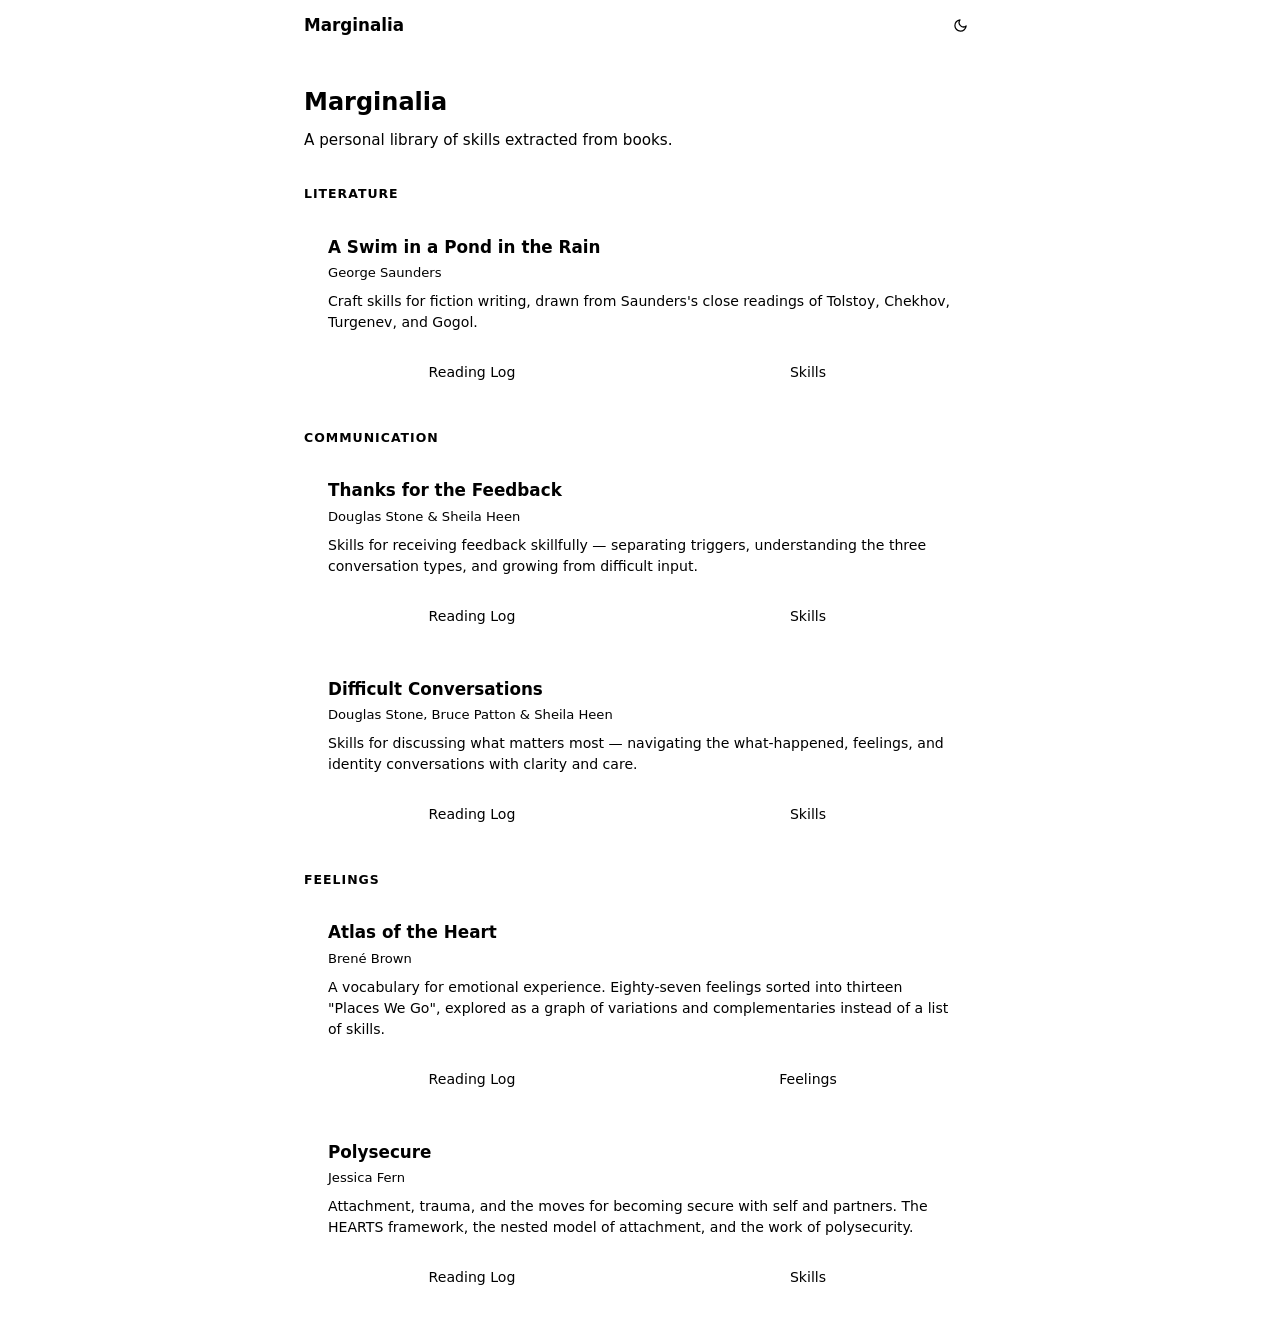
<file: docs/index.html>
<!DOCTYPE html>
<html lang="en">
<head>
  <meta charset="utf-8">
  <meta name="viewport" content="width=device-width, initial-scale=1">
  <title>Marginalia</title>
  <link rel="stylesheet" href="https://k1monfared.github.io/site_kit/css/base.css">
  <script src="https://k1monfared.github.io/site_kit/js/theme.js"></script>
  <style>
    *, *::before, *::after { box-sizing: border-box; }

    body {
      font-family: system-ui, -apple-system, sans-serif;
      font-size: 16px;
      line-height: 1.6;
      color: var(--text);
      background: var(--bg);
      margin: 0;
      padding: 0;
    }

    .container {
      max-width: 720px;
      margin: 0 auto;
      padding: 0 1.5rem;
    }

    /* ── Header ── */
    header {
      position: sticky;
      top: 0;
      z-index: 100;
      background: var(--header-bg);
      border-bottom: 1px solid var(--border);
      padding: 0.75rem 0;
    }

    header .container {
      display: flex;
      justify-content: space-between;
      align-items: center;
    }

    .site-title {
      color: var(--text);
      text-decoration: none;
      font-weight: 700;
      font-size: 1.05rem;
    }

    .theme-toggle {
      background: transparent;
      border: 1px solid var(--border);
      color: var(--text);
      padding: 5px 8px;
      border-radius: 6px;
      cursor: pointer;
      display: inline-flex;
      align-items: center;
      gap: 5px;
      font-size: 13px;
    }

    .theme-toggle:hover {
      border-color: var(--link);
      color: var(--link);
    }

    .theme-toggle svg {
      display: block;
    }

    /* ── Main content ── */
    main {
      padding: 2rem 0;
    }

    h1 {
      margin: 0 0 0.4rem;
      font-size: 1.5rem;
    }

    .subtitle {
      color: var(--text-muted);
      margin: 0 0 2rem;
      font-size: 0.95rem;
    }

    /* ── Categories ── */
    .category {
      margin-top: 2rem;
    }

    .category-label {
      font-size: 0.78rem;
      font-weight: 700;
      color: var(--text-muted);
      text-transform: uppercase;
      letter-spacing: 0.08em;
      margin: 0 0 0.6rem;
    }

    /* ── Book cards ── */
    .cards {
      display: grid;
      gap: 1rem;
    }

    .book-card {
      border: 1px solid var(--border);
      border-radius: 10px;
      overflow: hidden;
      background: var(--header-bg);
      transition: border-color 0.15s;
    }

    .book-card:hover {
      border-color: var(--link);
    }

    .book-card-body {
      padding: 1.25rem 1.5rem 1rem;
    }

    .book-title {
      font-weight: 700;
      font-size: 1.05rem;
      color: var(--text);
      margin: 0 0 0.1rem;
    }

    .book-authors {
      font-size: 0.82rem;
      color: var(--text-muted);
      margin: 0 0 0.5rem;
    }

    .book-desc {
      font-size: 0.88rem;
      color: var(--text-muted);
      margin: 0;
      line-height: 1.5;
    }

    .book-card-links {
      display: flex;
      border-top: 1px solid var(--border);
    }

    .book-card-links a {
      flex: 1;
      display: flex;
      align-items: center;
      justify-content: center;
      gap: 6px;
      padding: 0.75rem 1rem;
      text-decoration: none;
      color: var(--text-muted);
      font-size: 0.88rem;
      font-weight: 500;
      transition: background 0.12s, color 0.12s;
    }

    .book-card-links a:first-child {
      border-right: 1px solid var(--border);
    }

    .book-card-links a:hover {
      background: var(--border);
      color: var(--link);
    }

  </style>
</head>
<body>
  <header>
    <div class="container">
      <a class="site-title" href="./">Marginalia</a>
      <button class="theme-toggle" id="theme-toggle" aria-label="Toggle theme">
        <svg class="moon-icon" width="15" height="15" viewBox="0 0 24 24" fill="none" stroke="currentColor" stroke-width="2" stroke-linecap="round" stroke-linejoin="round">
          <path d="M21 12.79A9 9 0 1 1 11.21 3 7 7 0 0 0 21 12.79z"/>
        </svg>
        <svg class="sun-icon" width="15" height="15" viewBox="0 0 24 24" fill="none" stroke="currentColor" stroke-width="2" stroke-linecap="round" stroke-linejoin="round" style="display:none">
          <circle cx="12" cy="12" r="5"/>
          <line x1="12" y1="1" x2="12" y2="3"/>
          <line x1="12" y1="21" x2="12" y2="23"/>
          <line x1="4.22" y1="4.22" x2="5.64" y2="5.64"/>
          <line x1="18.36" y1="18.36" x2="19.78" y2="19.78"/>
          <line x1="1" y1="12" x2="3" y2="12"/>
          <line x1="21" y1="12" x2="23" y2="12"/>
          <line x1="4.22" y1="19.78" x2="5.64" y2="18.36"/>
          <line x1="18.36" y1="5.64" x2="19.78" y2="4.22"/>
        </svg>
      </button>
    </div>
  </header>

  <main>
    <div class="container">
      <h1>Marginalia</h1>
      <p class="subtitle">A personal library of skills extracted from books.</p>

      <div class="category">
        <div class="category-label">Literature</div>
        <div class="cards">
          <div class="book-card">
            <div class="book-card-body">
              <div class="book-title">A Swim in a Pond in the Rain</div>
              <div class="book-authors">George Saunders</div>
              <div class="book-desc">Craft skills for fiction writing, drawn from Saunders's close readings of Tolstoy, Chekhov, Turgenev, and Gogol.</div>
            </div>
            <div class="book-card-links">
              <a href="saunders/log/">Reading Log</a>
              <a href="saunders/">Skills</a>
            </div>
          </div>
        </div>
      </div>

      <div class="category">
        <div class="category-label">Communication</div>
        <div class="cards">
          <div class="book-card">
            <div class="book-card-body">
              <div class="book-title">Thanks for the Feedback</div>
              <div class="book-authors">Douglas Stone &amp; Sheila Heen</div>
              <div class="book-desc">Skills for receiving feedback skillfully — separating triggers, understanding the three conversation types, and growing from difficult input.</div>
            </div>
            <div class="book-card-links">
              <a href="feedback/log/">Reading Log</a>
              <a href="feedback/">Skills</a>
            </div>
          </div>

          <div class="book-card">
            <div class="book-card-body">
              <div class="book-title">Difficult Conversations</div>
              <div class="book-authors">Douglas Stone, Bruce Patton &amp; Sheila Heen</div>
              <div class="book-desc">Skills for discussing what matters most — navigating the what-happened, feelings, and identity conversations with clarity and care.</div>
            </div>
            <div class="book-card-links">
              <a href="difficult/log/">Reading Log</a>
              <a href="difficult/">Skills</a>
            </div>
          </div>
        </div>
      </div>

      <div class="category">
        <div class="category-label">Feelings</div>
        <div class="cards">
          <div class="book-card">
            <div class="book-card-body">
              <div class="book-title">Atlas of the Heart</div>
              <div class="book-authors">Brené Brown</div>
              <div class="book-desc">A vocabulary for emotional experience. Eighty-seven feelings sorted into thirteen "Places We Go", explored as a graph of variations and complementaries instead of a list of skills.</div>
            </div>
            <div class="book-card-links">
              <a href="atlas/log/">Reading Log</a>
              <a href="atlas/">Feelings</a>
            </div>
          </div>

          <div class="book-card">
            <div class="book-card-body">
              <div class="book-title">Polysecure</div>
              <div class="book-authors">Jessica Fern</div>
              <div class="book-desc">Attachment, trauma, and the moves for becoming secure with self and partners. The HEARTS framework, the nested model of attachment, and the work of polysecurity.</div>
            </div>
            <div class="book-card-links">
              <a href="polysecure/log/">Reading Log</a>
              <a href="polysecure/">Skills</a>
            </div>
          </div>
        </div>
      </div>
    </div>
  </main>

  <script>
    // Theme toggle wiring
    (function() {
      const btn = document.getElementById('theme-toggle');
      const moonIcon = btn.querySelector('.moon-icon');
      const sunIcon = btn.querySelector('.sun-icon');

      function updateIcons() {
        const isDark = document.documentElement.getAttribute('data-theme') !== 'light';
        moonIcon.style.display = isDark ? 'block' : 'none';
        sunIcon.style.display = isDark ? 'none' : 'block';
      }

      btn.addEventListener('click', () => {
        const current = document.documentElement.getAttribute('data-theme');
        if (current === 'light') {
          document.documentElement.removeAttribute('data-theme');
          localStorage.setItem('theme', 'dark');
        } else {
          document.documentElement.setAttribute('data-theme', 'light');
          localStorage.setItem('theme', 'light');
        }
        updateIcons();
      });

      updateIcons();
    })();
  </script>
</body>
</html>
</file>
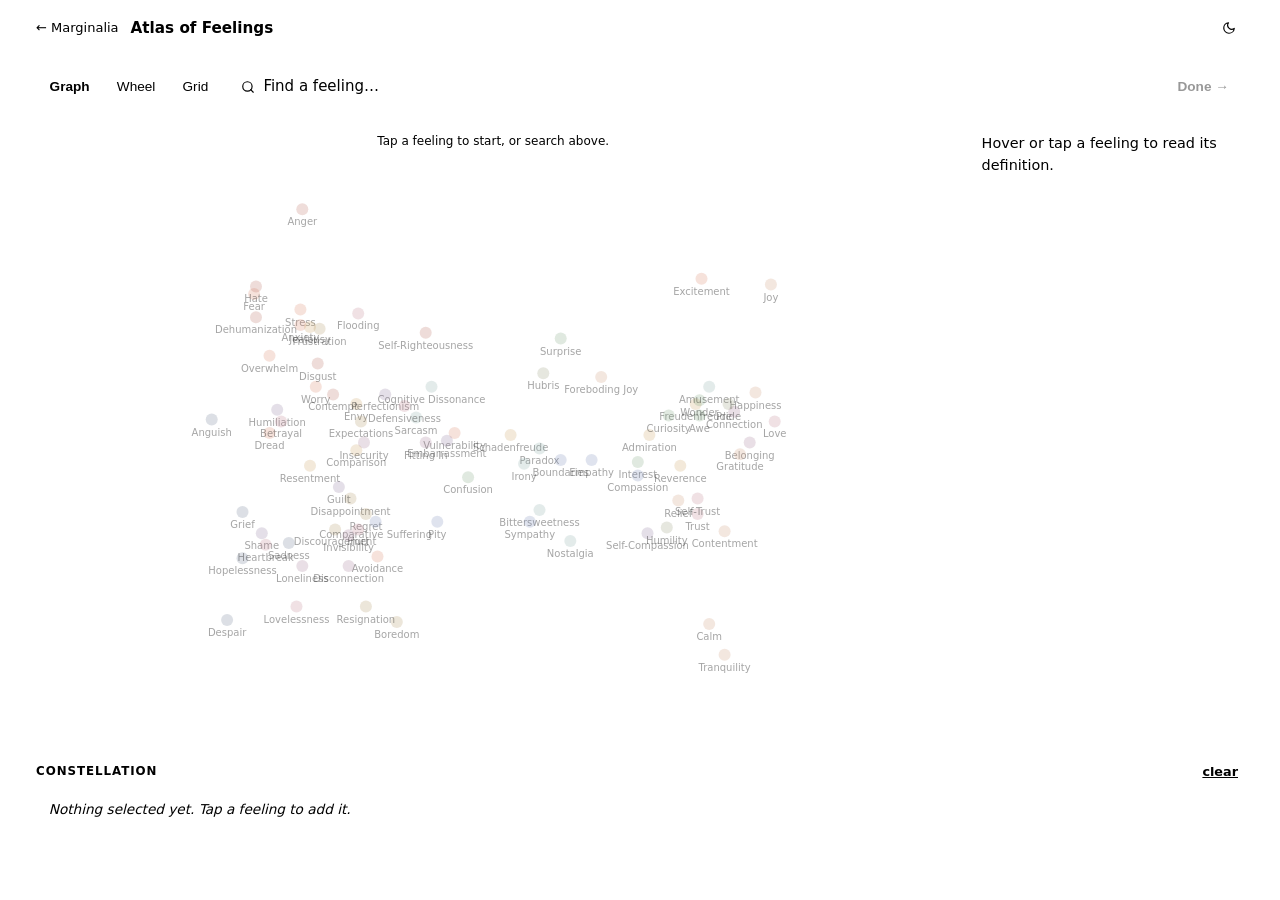
<file: docs/atlas/index.html>
<!DOCTYPE html>
<html lang="en">
<head>
  <meta charset="utf-8">
  <meta name="viewport" content="width=device-width, initial-scale=1, viewport-fit=cover">
  <title>Atlas of Feelings — Marginalia</title>
  <link rel="stylesheet" href="https://k1monfared.github.io/site_kit/css/base.css">
  <link rel="stylesheet" href="styles.css?v=20260508j">
  <script src="https://k1monfared.github.io/site_kit/js/theme.js"></script>
</head>
<body>
  <header class="page-header">
    <div class="page-header-inner">
      <a class="back-link" href="../">&#8592; Marginalia</a>
      <span class="page-header-title">Atlas of Feelings</span>
      <button class="theme-toggle" id="theme-toggle" aria-label="Toggle theme">
        <svg class="moon-icon" width="14" height="14" viewBox="0 0 24 24" fill="none" stroke="currentColor" stroke-width="2" stroke-linecap="round" stroke-linejoin="round">
          <path d="M21 12.79A9 9 0 1 1 11.21 3 7 7 0 0 0 21 12.79z"/>
        </svg>
        <svg class="sun-icon" width="14" height="14" viewBox="0 0 24 24" fill="none" stroke="currentColor" stroke-width="2" stroke-linecap="round" stroke-linejoin="round" style="display:none">
          <circle cx="12" cy="12" r="5"/>
          <line x1="12" y1="1" x2="12" y2="3"/><line x1="12" y1="21" x2="12" y2="23"/>
          <line x1="4.22" y1="4.22" x2="5.64" y2="5.64"/><line x1="18.36" y1="18.36" x2="19.78" y2="19.78"/>
          <line x1="1" y1="12" x2="3" y2="12"/><line x1="21" y1="12" x2="23" y2="12"/>
          <line x1="4.22" y1="19.78" x2="5.64" y2="18.36"/><line x1="18.36" y1="5.64" x2="19.78" y2="4.22"/>
        </svg>
      </button>
    </div>
  </header>

  <main id="app">
    <div class="toolbar">
      <div class="view-tabs" role="tablist" aria-label="View">
        <button class="view-tab" data-view="graph" role="tab" aria-selected="true">Graph</button>
        <button class="view-tab" data-view="wheel" role="tab" aria-selected="false">Wheel</button>
        <button class="view-tab" data-view="grid"  role="tab" aria-selected="false">Grid</button>
      </div>
      <div class="search-wrap">
        <svg class="search-icon" width="14" height="14" viewBox="0 0 24 24" fill="none" stroke="currentColor" stroke-width="2" stroke-linecap="round" stroke-linejoin="round" aria-hidden="true">
          <circle cx="11" cy="11" r="8"/>
          <line x1="21" y1="21" x2="16.65" y2="16.65"/>
        </svg>
        <input id="search-input" type="search" placeholder="Find a feeling…" autocomplete="off" />
      </div>
      <button id="done-btn" class="primary-btn" disabled>Done <span aria-hidden="true">&rarr;</span></button>
    </div>

    <div class="canvas-wrap">
      <div id="canvas" class="canvas" aria-live="polite"></div>
      <aside id="definition-panel" class="definition-panel" aria-label="Feeling details">
        <div class="def-empty">Hover or tap a feeling to read its definition.</div>
      </aside>
    </div>

    <div class="tray-wrap">
      <div class="tray-label">
        <span>Constellation</span>
        <button id="clear-btn" class="text-btn" type="button">clear</button>
      </div>
      <div id="tray" class="tray"></div>
    </div>
  </main>

  <dialog id="constellation-dialog" class="constellation-dialog">
    <div class="dialog-header">
      <h2 id="constellation-title">Your constellation</h2>
      <button class="icon-btn" id="dialog-close" aria-label="Close">&times;</button>
    </div>
    <div id="constellation-canvas" class="constellation-canvas"></div>
    <div class="dialog-actions">
      <button id="copy-text-btn" class="primary-btn">Copy text</button>
      <button id="copy-link-btn" class="primary-btn">Copy link</button>
      <button id="download-png-btn" class="primary-btn">Download PNG</button>
    </div>
    <div id="dialog-status" class="dialog-status" aria-live="polite"></div>
  </dialog>

  <script src="graph-view.js?v=20260508j"></script>
  <script src="wheel-view.js?v=20260508j"></script>
  <script src="grid-view.js?v=20260508j"></script>
  <script src="constellation.js?v=20260508j"></script>
  <script src="selector.js?v=20260508j"></script>
  <script>
    (function() {
      const btn = document.getElementById('theme-toggle');
      const moonIcon = btn.querySelector('.moon-icon');
      const sunIcon = btn.querySelector('.sun-icon');
      function updateIcons() {
        const isDark = document.documentElement.getAttribute('data-theme') !== 'light';
        moonIcon.style.display = isDark ? 'block' : 'none';
        sunIcon.style.display  = isDark ? 'none'  : 'block';
      }
      btn.addEventListener('click', () => {
        const cur = document.documentElement.getAttribute('data-theme');
        if (cur === 'light') {
          document.documentElement.removeAttribute('data-theme');
          localStorage.setItem('theme', 'dark');
        } else {
          document.documentElement.setAttribute('data-theme', 'light');
          localStorage.setItem('theme', 'light');
        }
        updateIcons();
      });
      updateIcons();
    })();
  </script>
</body>
</html>
</file>
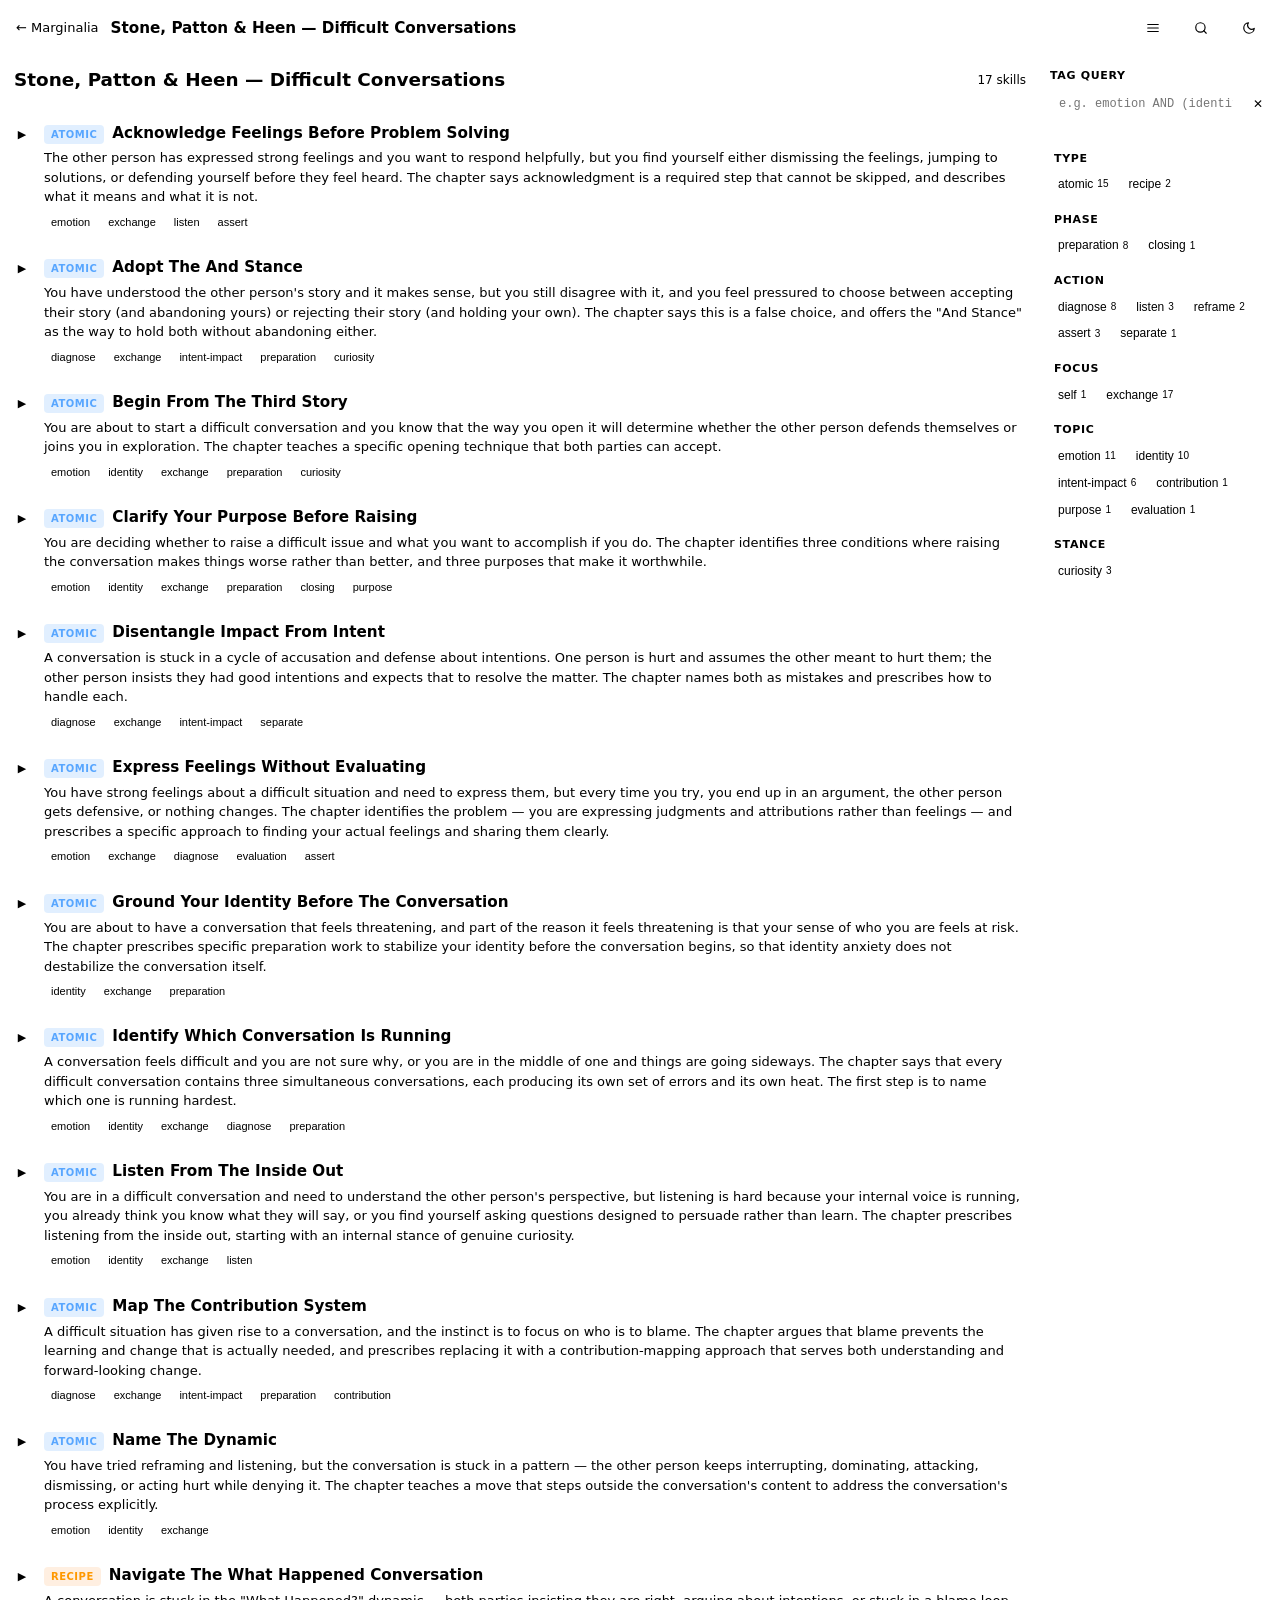
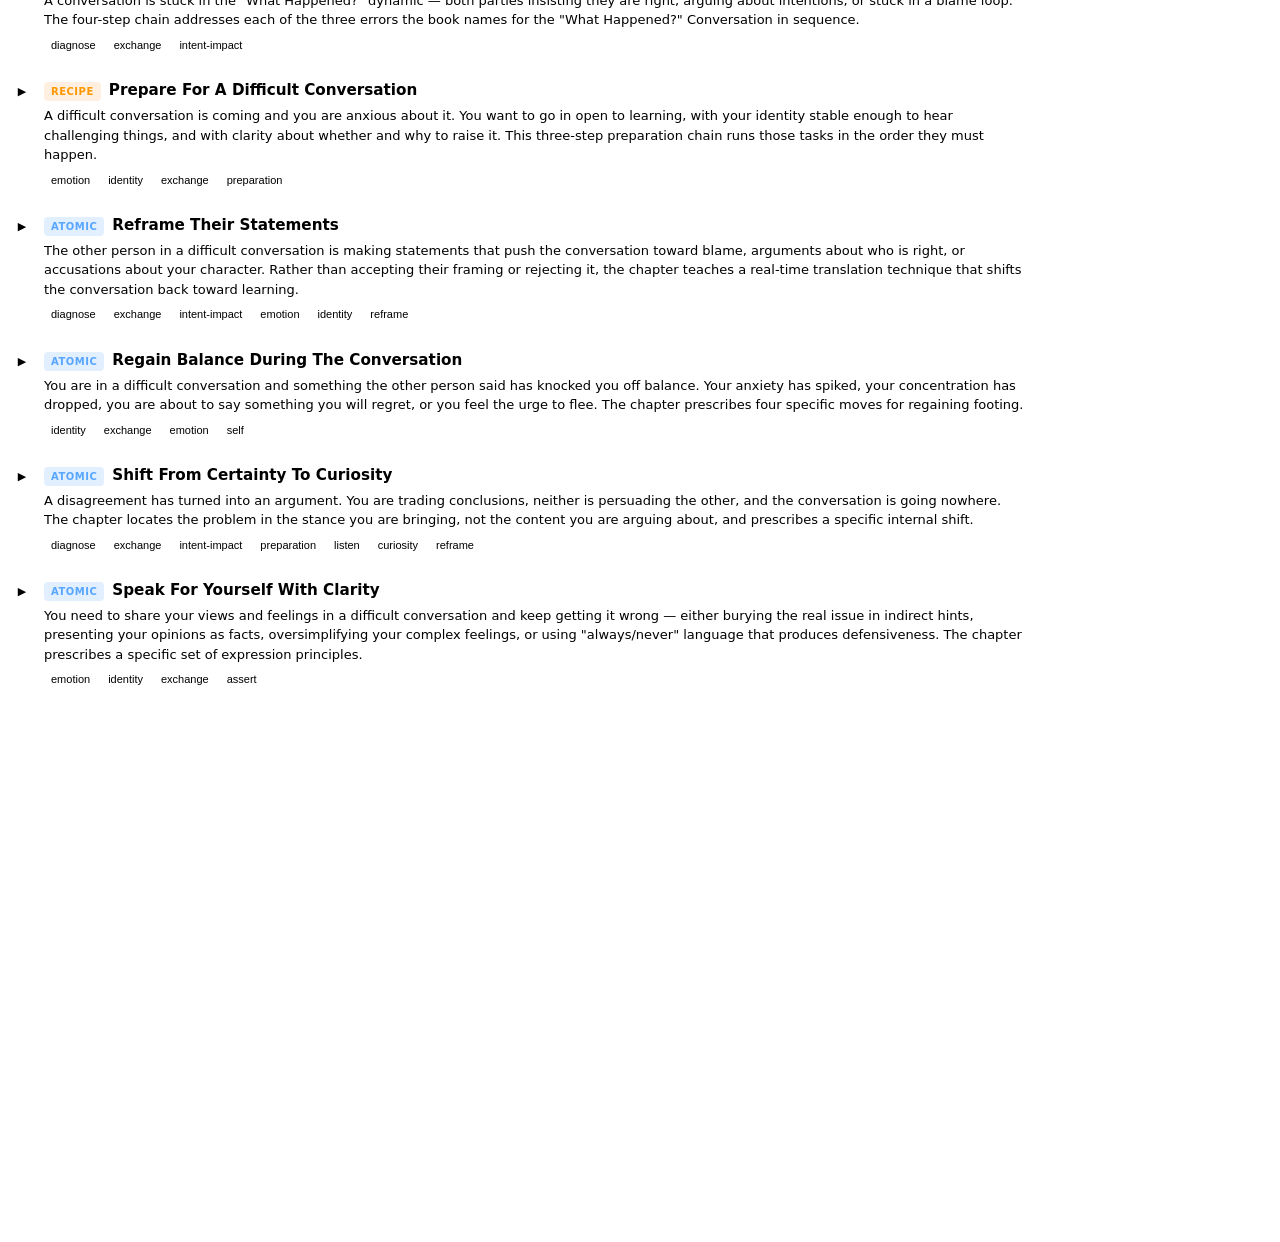
<file: docs/difficult/index.html>
<!DOCTYPE html>
<html lang="en">
<head>
  <meta charset="utf-8">
  <meta name="viewport" content="width=device-width, initial-scale=1">
  <title>Difficult Conversations — Skills</title>
  <link rel="stylesheet" href="https://k1monfared.github.io/site_kit/css/base.css">
  <link rel="stylesheet" href="../shared/skills-viewer.css?v=20260508e">
  <script src="https://k1monfared.github.io/site_kit/js/theme.js"></script>
  <style>
    *, *::before, *::after { box-sizing: border-box; }

    body {
      font-family: system-ui, -apple-system, sans-serif;
      font-size: 15px;
      line-height: 1.5;
      color: var(--text);
      background: var(--bg);
      margin: 0;
      padding: 0;
    }

    .page-header {
      position: sticky;
      top: 0;
      z-index: 100;
      background: var(--header-bg);
      border-bottom: 1px solid var(--border);
      padding: 0;
      height: 56px;
      display: flex;
      align-items: center;
    }

    .page-header-inner {
      width: 100%;
      margin: 0;
      padding: 0 1rem;
      display: flex;
      align-items: center;
      gap: 12px;
    }

    .back-link {
      color: var(--text-muted);
      text-decoration: none;
      font-size: 13px;
      display: flex;
      align-items: center;
      gap: 4px;
      flex-shrink: 0;
    }

    .back-link:hover {
      color: var(--link);
    }

    .page-header-title {
      flex: 1;
      font-weight: 600;
      font-size: 0.95rem;
      color: var(--text);
      white-space: nowrap;
      overflow: hidden;
      text-overflow: ellipsis;
    }

    .theme-toggle {
      background: transparent;
      border: 1px solid var(--border);
      color: var(--text);
      padding: 5px 8px;
      border-radius: 6px;
      cursor: pointer;
      display: inline-flex;
      align-items: center;
      gap: 5px;
      font-size: 13px;
      flex-shrink: 0;
    }

    .theme-toggle:hover {
      border-color: var(--link);
      color: var(--link);
    }

    #app {
      width: 100%;
      margin: 0;
    }
  </style>
</head>
<body>
  <header class="page-header">
    <div class="page-header-inner">
      <a class="back-link" href="../">&#8592; Marginalia</a>
      <span class="page-header-title">Stone, Patton &amp; Heen — Difficult Conversations</span>
      <button class="theme-toggle" id="theme-toggle" aria-label="Toggle theme">
        <svg class="moon-icon" width="14" height="14" viewBox="0 0 24 24" fill="none" stroke="currentColor" stroke-width="2" stroke-linecap="round" stroke-linejoin="round">
          <path d="M21 12.79A9 9 0 1 1 11.21 3 7 7 0 0 0 21 12.79z"/>
        </svg>
        <svg class="sun-icon" width="14" height="14" viewBox="0 0 24 24" fill="none" stroke="currentColor" stroke-width="2" stroke-linecap="round" stroke-linejoin="round" style="display:none">
          <circle cx="12" cy="12" r="5"/>
          <line x1="12" y1="1" x2="12" y2="3"/>
          <line x1="12" y1="21" x2="12" y2="23"/>
          <line x1="4.22" y1="4.22" x2="5.64" y2="5.64"/>
          <line x1="18.36" y1="18.36" x2="19.78" y2="19.78"/>
          <line x1="1" y1="12" x2="3" y2="12"/>
          <line x1="21" y1="12" x2="23" y2="12"/>
          <line x1="4.22" y1="19.78" x2="5.64" y2="18.36"/>
          <line x1="18.36" y1="5.64" x2="19.78" y2="4.22"/>
        </svg>
      </button>
    </div>
  </header>

  <div id="app"></div>

  <script src="../shared/skills-viewer.js?v=20260508e"></script>
  <script>
    createSkillsViewer(document.getElementById('app'), {
      title: 'Stone, Patton & Heen — Difficult Conversations',
      dataFile: '../data/difficult-skills.json',
      bookSlug: 'difficult',
    });

    (function() {
      const btn = document.getElementById('theme-toggle');
      const moonIcon = btn.querySelector('.moon-icon');
      const sunIcon = btn.querySelector('.sun-icon');

      function updateIcons() {
        const isDark = document.documentElement.getAttribute('data-theme') !== 'light';
        moonIcon.style.display = isDark ? 'block' : 'none';
        sunIcon.style.display = isDark ? 'none' : 'block';
      }

      btn.addEventListener('click', () => {
        const current = document.documentElement.getAttribute('data-theme');
        if (current === 'light') {
          document.documentElement.removeAttribute('data-theme');
          localStorage.setItem('theme', 'dark');
        } else {
          document.documentElement.setAttribute('data-theme', 'light');
          localStorage.setItem('theme', 'light');
        }
        updateIcons();
      });

      updateIcons();
    })();
  </script>
</body>
</html>
</file>
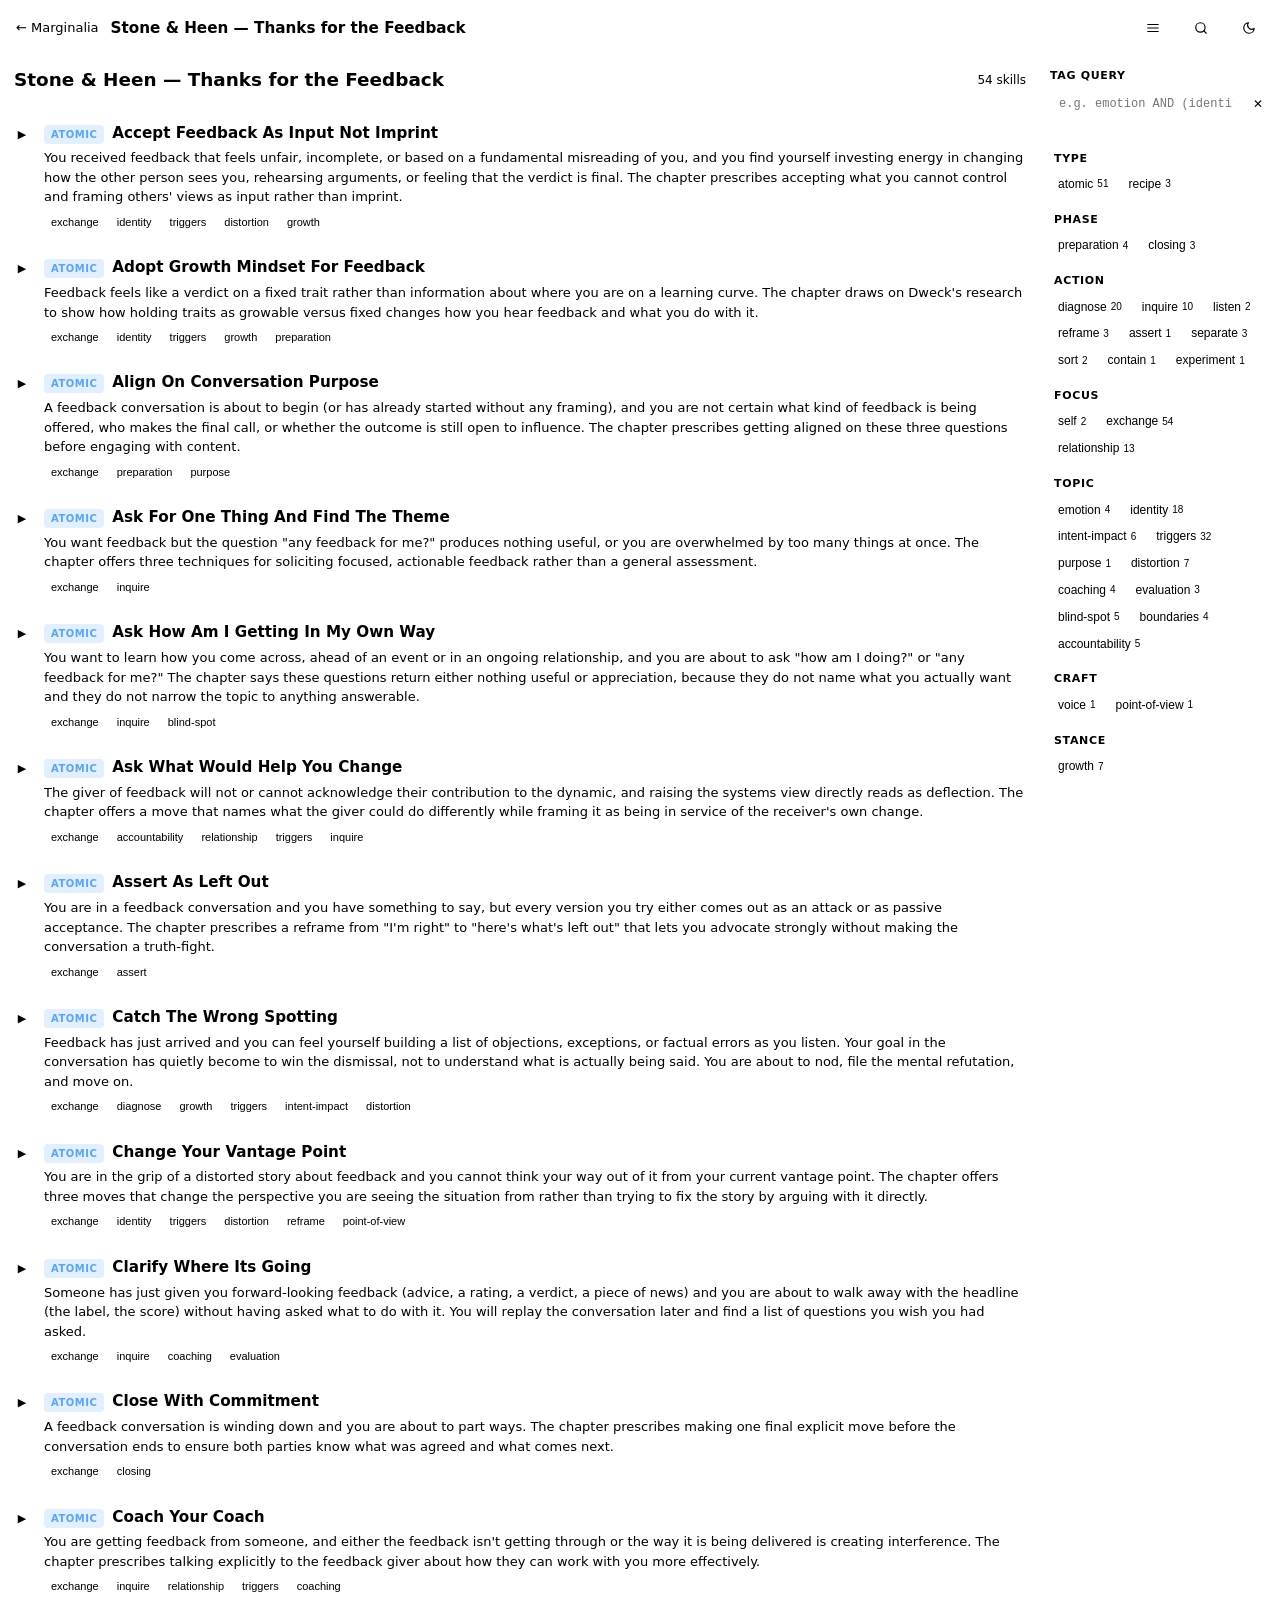
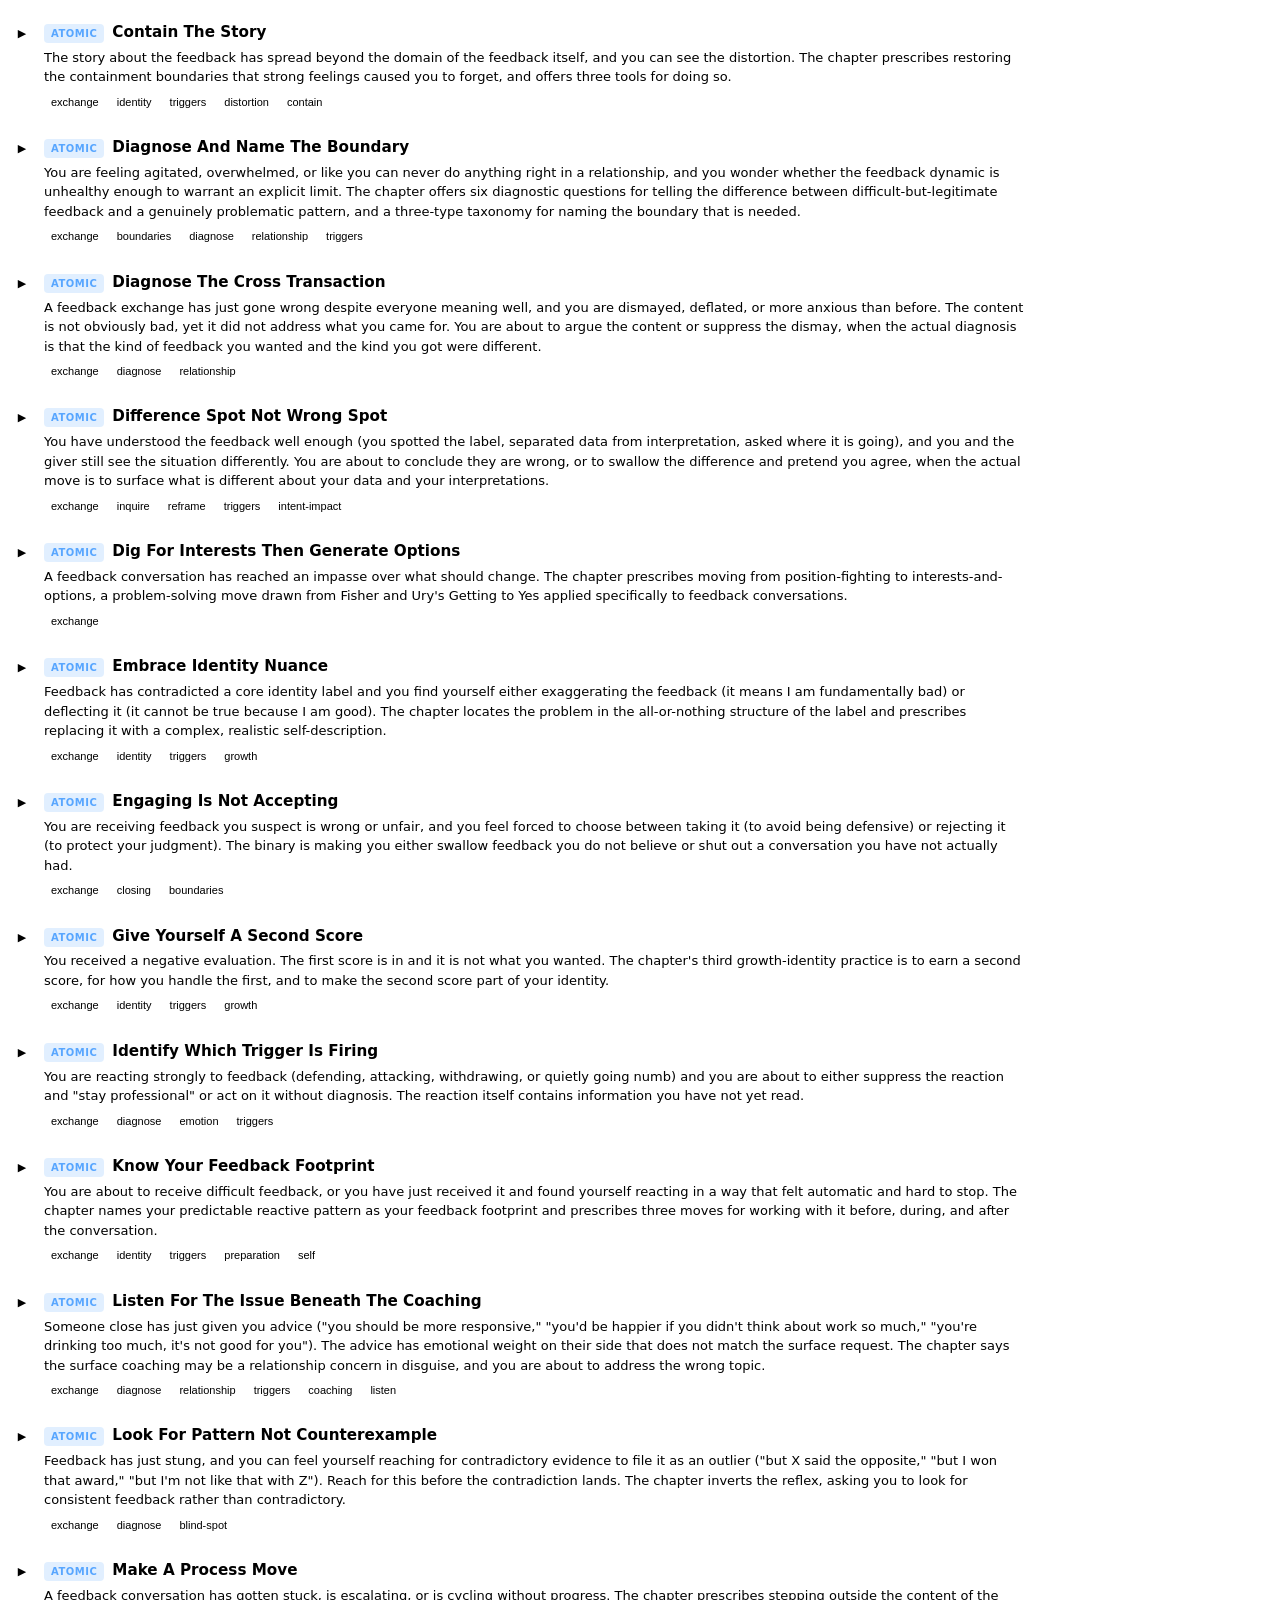
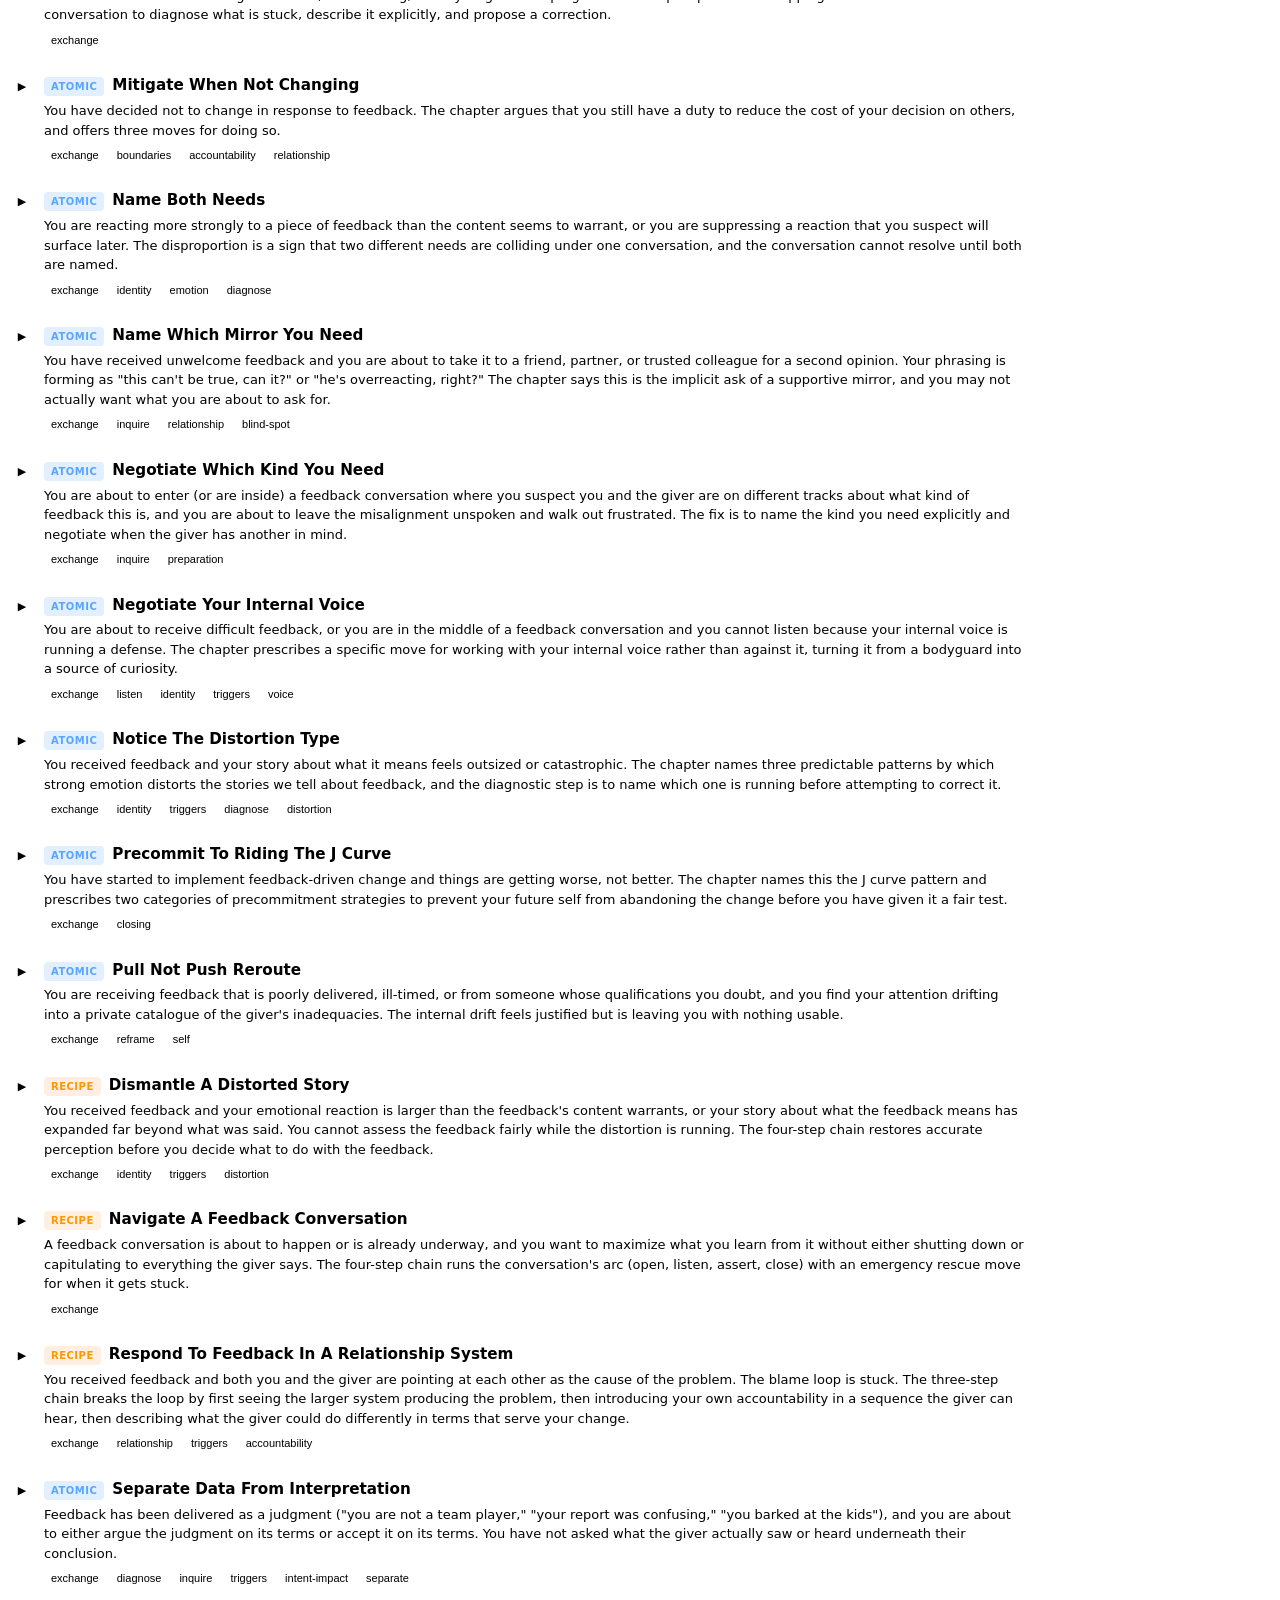
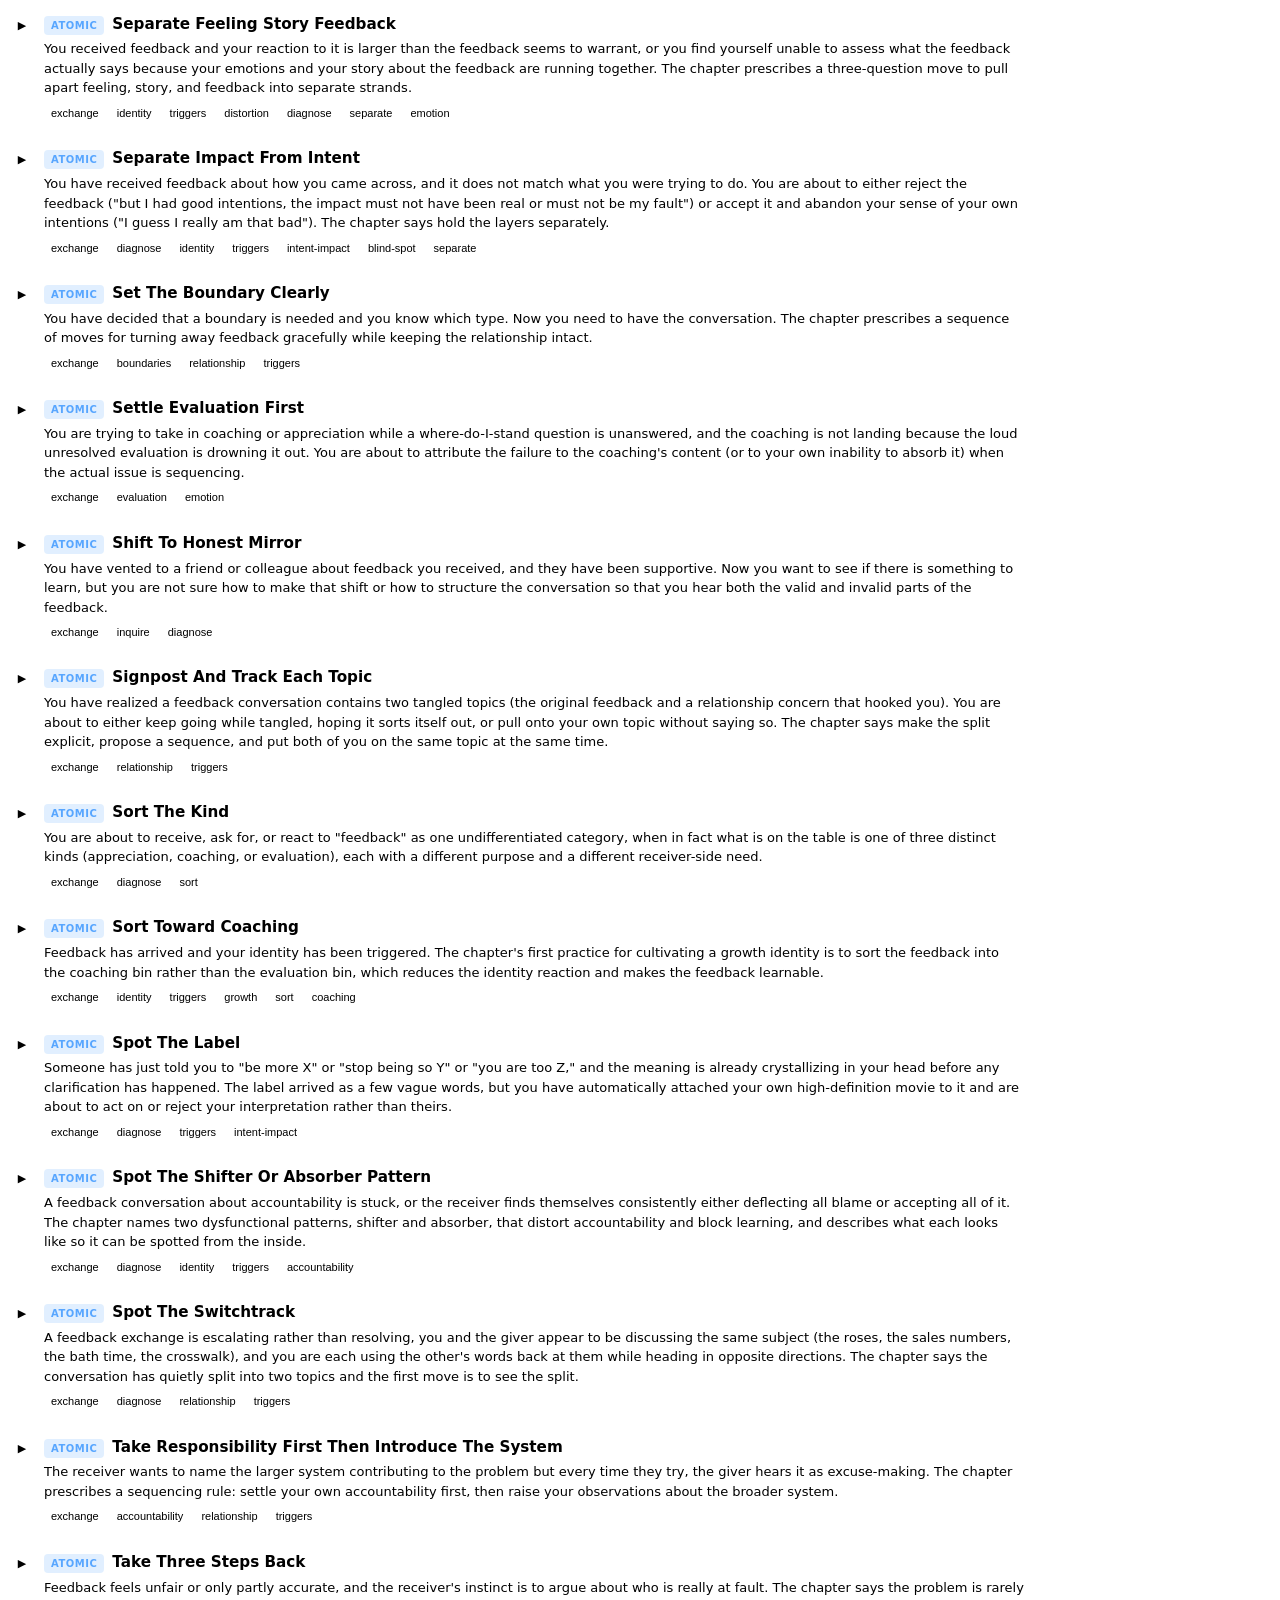
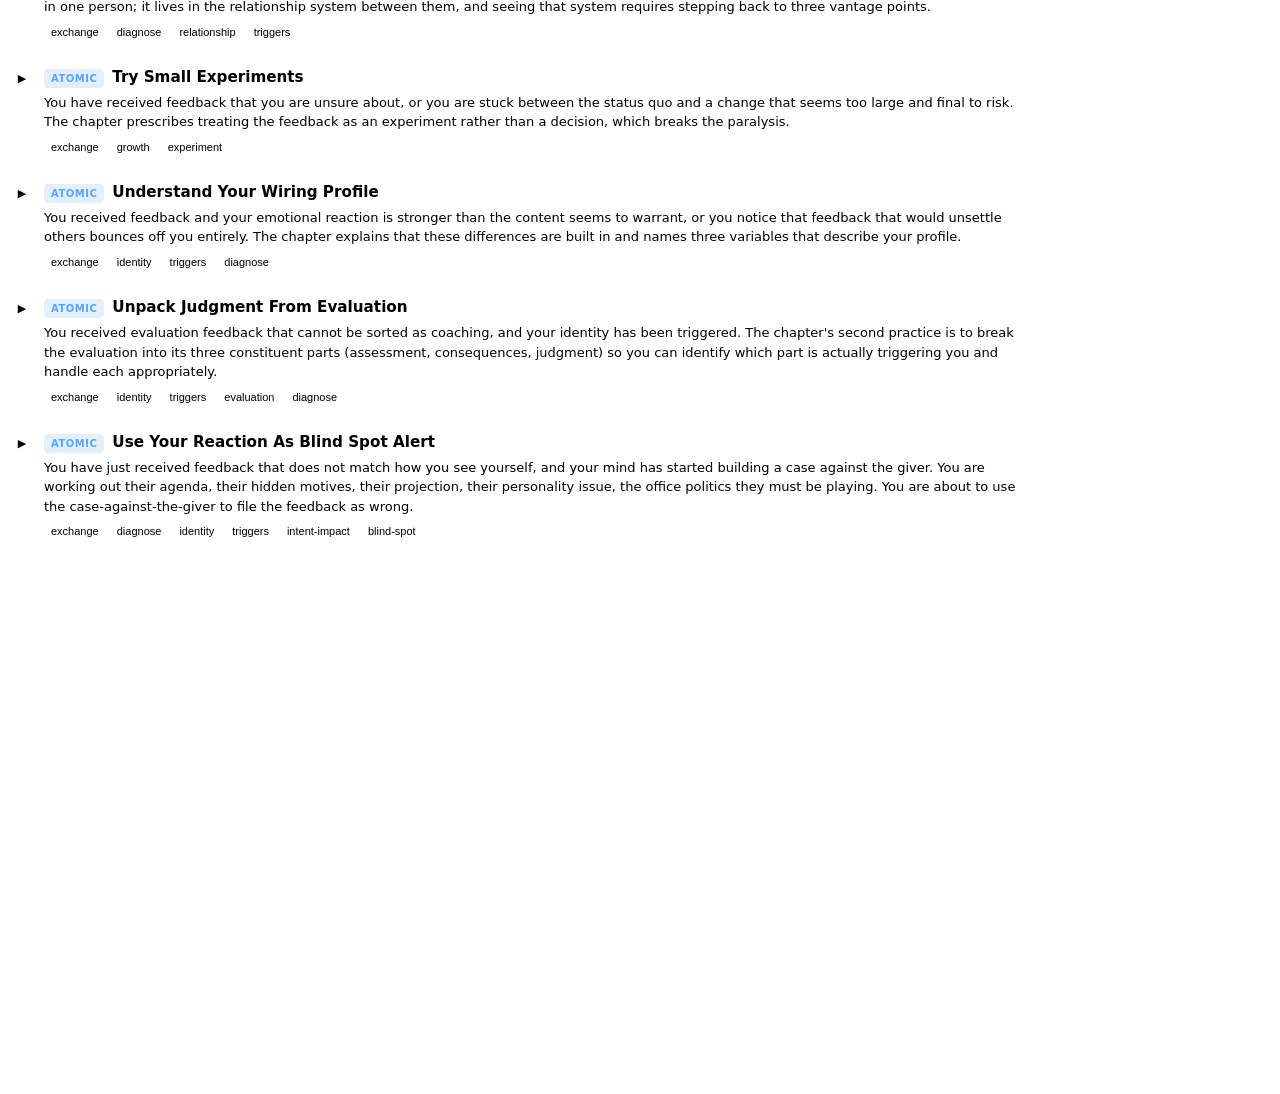
<file: docs/feedback/index.html>
<!DOCTYPE html>
<html lang="en">
<head>
  <meta charset="utf-8">
  <meta name="viewport" content="width=device-width, initial-scale=1">
  <title>Thanks for the Feedback — Skills</title>
  <link rel="stylesheet" href="https://k1monfared.github.io/site_kit/css/base.css">
  <link rel="stylesheet" href="../shared/skills-viewer.css?v=20260508e">
  <script src="https://k1monfared.github.io/site_kit/js/theme.js"></script>
  <style>
    *, *::before, *::after { box-sizing: border-box; }

    body {
      font-family: system-ui, -apple-system, sans-serif;
      font-size: 15px;
      line-height: 1.5;
      color: var(--text);
      background: var(--bg);
      margin: 0;
      padding: 0;
    }

    .page-header {
      position: sticky;
      top: 0;
      z-index: 100;
      background: var(--header-bg);
      border-bottom: 1px solid var(--border);
      padding: 0;
      height: 56px;
      display: flex;
      align-items: center;
    }

    .page-header-inner {
      width: 100%;
      margin: 0;
      padding: 0 1rem;
      display: flex;
      align-items: center;
      gap: 12px;
    }

    .back-link {
      color: var(--text-muted);
      text-decoration: none;
      font-size: 13px;
      display: flex;
      align-items: center;
      gap: 4px;
      flex-shrink: 0;
    }

    .back-link:hover {
      color: var(--link);
    }

    .page-header-title {
      flex: 1;
      font-weight: 600;
      font-size: 0.95rem;
      color: var(--text);
      white-space: nowrap;
      overflow: hidden;
      text-overflow: ellipsis;
    }

    .theme-toggle {
      background: transparent;
      border: 1px solid var(--border);
      color: var(--text);
      padding: 5px 8px;
      border-radius: 6px;
      cursor: pointer;
      display: inline-flex;
      align-items: center;
      gap: 5px;
      font-size: 13px;
      flex-shrink: 0;
    }

    .theme-toggle:hover {
      border-color: var(--link);
      color: var(--link);
    }

    #app {
      width: 100%;
      margin: 0;
    }
  </style>
</head>
<body>
  <header class="page-header">
    <div class="page-header-inner">
      <a class="back-link" href="../">&#8592; Marginalia</a>
      <span class="page-header-title">Stone &amp; Heen — Thanks for the Feedback</span>
      <button class="theme-toggle" id="theme-toggle" aria-label="Toggle theme">
        <svg class="moon-icon" width="14" height="14" viewBox="0 0 24 24" fill="none" stroke="currentColor" stroke-width="2" stroke-linecap="round" stroke-linejoin="round">
          <path d="M21 12.79A9 9 0 1 1 11.21 3 7 7 0 0 0 21 12.79z"/>
        </svg>
        <svg class="sun-icon" width="14" height="14" viewBox="0 0 24 24" fill="none" stroke="currentColor" stroke-width="2" stroke-linecap="round" stroke-linejoin="round" style="display:none">
          <circle cx="12" cy="12" r="5"/>
          <line x1="12" y1="1" x2="12" y2="3"/>
          <line x1="12" y1="21" x2="12" y2="23"/>
          <line x1="4.22" y1="4.22" x2="5.64" y2="5.64"/>
          <line x1="18.36" y1="18.36" x2="19.78" y2="19.78"/>
          <line x1="1" y1="12" x2="3" y2="12"/>
          <line x1="21" y1="12" x2="23" y2="12"/>
          <line x1="4.22" y1="19.78" x2="5.64" y2="18.36"/>
          <line x1="18.36" y1="5.64" x2="19.78" y2="4.22"/>
        </svg>
      </button>
    </div>
  </header>

  <div id="app"></div>

  <script src="../shared/skills-viewer.js?v=20260508e"></script>
  <script>
    createSkillsViewer(document.getElementById('app'), {
      title: 'Stone & Heen — Thanks for the Feedback',
      dataFile: '../data/feedback-skills.json',
      bookSlug: 'feedback',
    });

    (function() {
      const btn = document.getElementById('theme-toggle');
      const moonIcon = btn.querySelector('.moon-icon');
      const sunIcon = btn.querySelector('.sun-icon');

      function updateIcons() {
        const isDark = document.documentElement.getAttribute('data-theme') !== 'light';
        moonIcon.style.display = isDark ? 'block' : 'none';
        sunIcon.style.display = isDark ? 'none' : 'block';
      }

      btn.addEventListener('click', () => {
        const current = document.documentElement.getAttribute('data-theme');
        if (current === 'light') {
          document.documentElement.removeAttribute('data-theme');
          localStorage.setItem('theme', 'dark');
        } else {
          document.documentElement.setAttribute('data-theme', 'light');
          localStorage.setItem('theme', 'light');
        }
        updateIcons();
      });

      updateIcons();
    })();
  </script>
</body>
</html>
</file>
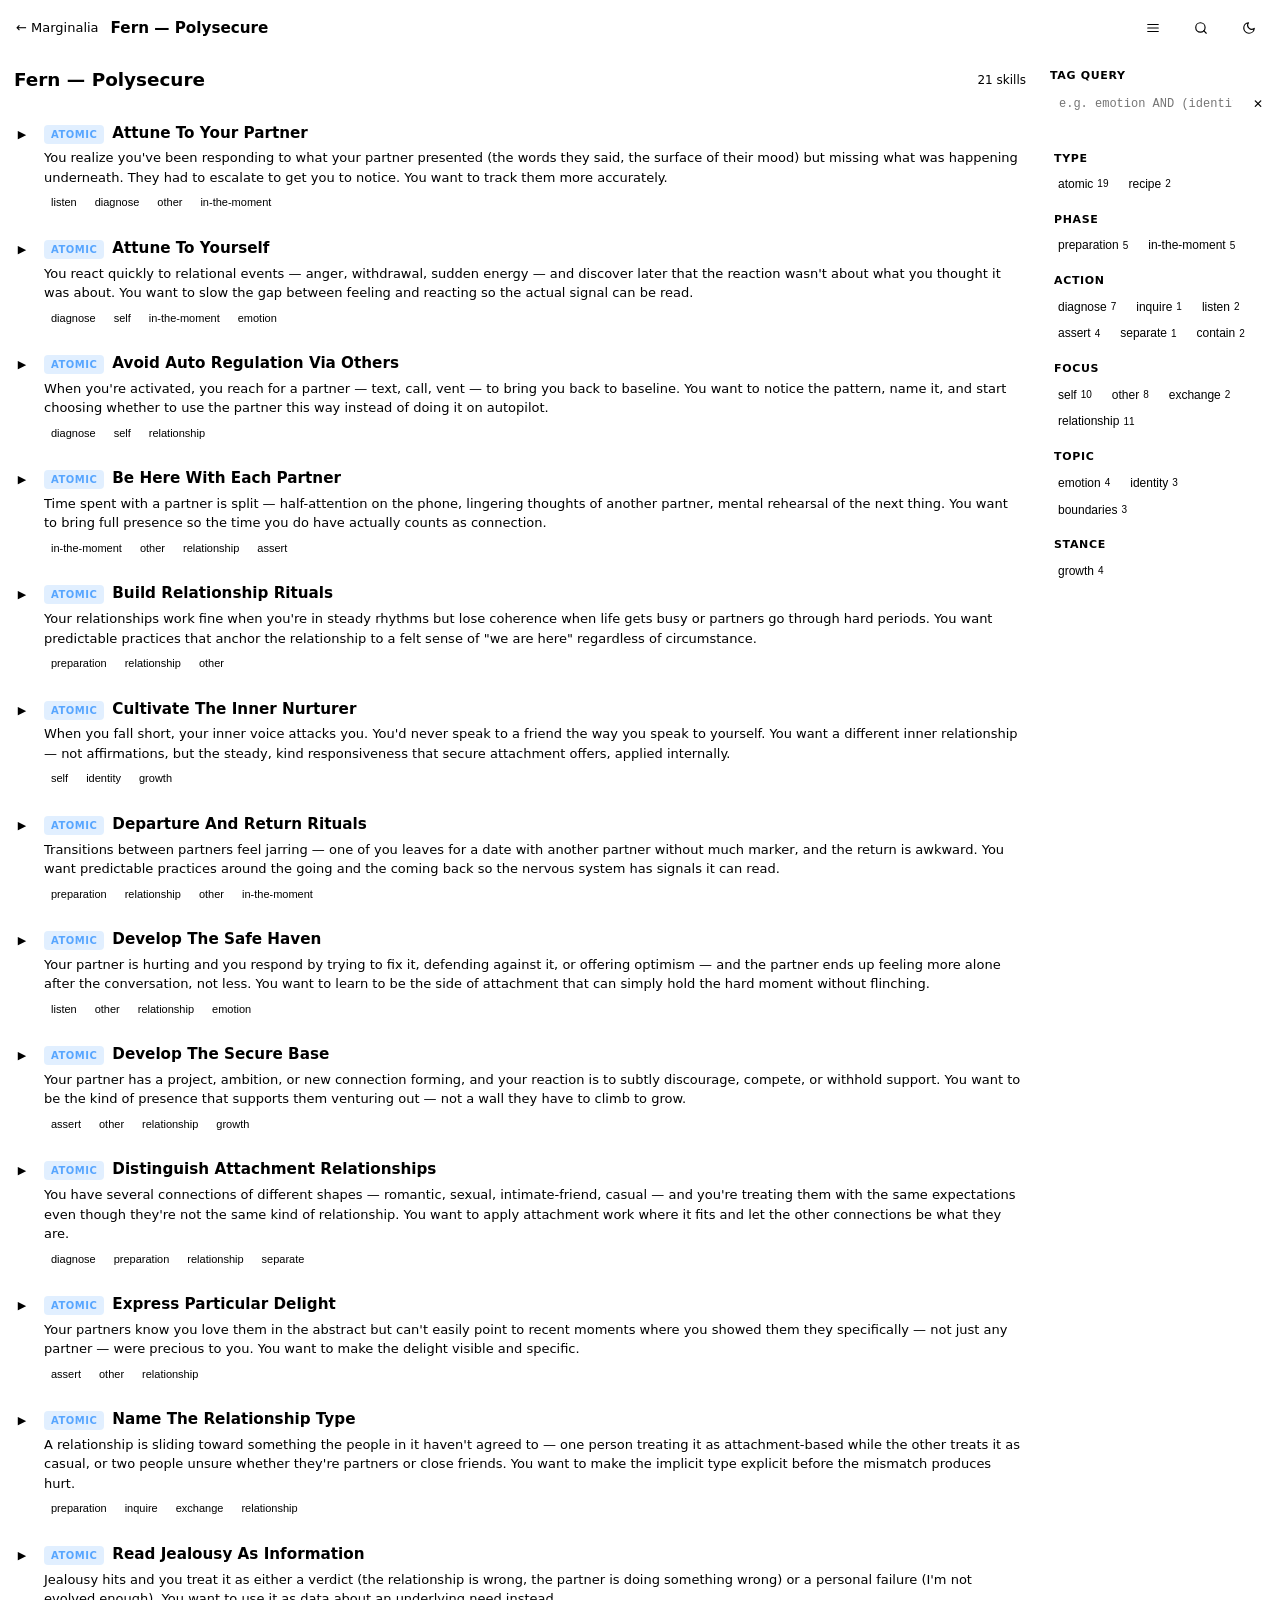
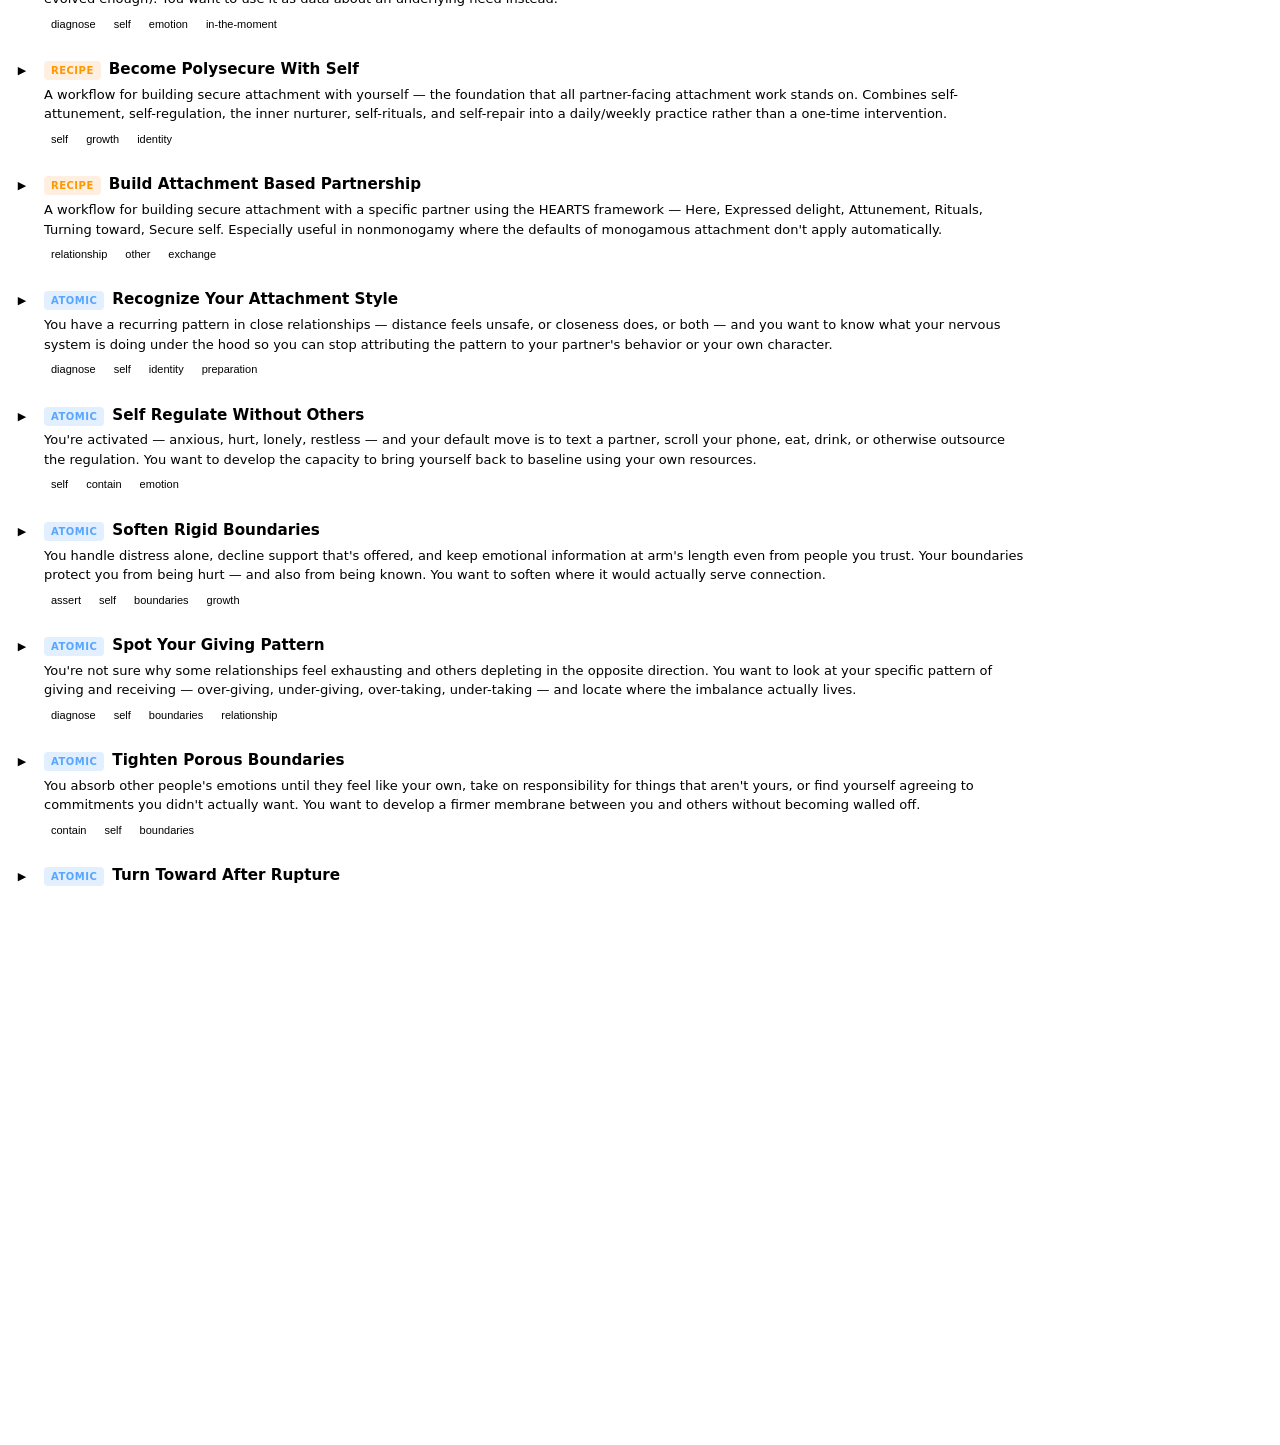
<file: docs/polysecure/index.html>
<!DOCTYPE html>
<html lang="en">
<head>
  <meta charset="utf-8">
  <meta name="viewport" content="width=device-width, initial-scale=1">
  <title>Polysecure — Skills</title>
  <link rel="stylesheet" href="https://k1monfared.github.io/site_kit/css/base.css">
  <link rel="stylesheet" href="../shared/skills-viewer.css?v=20260508e">
  <script src="https://k1monfared.github.io/site_kit/js/theme.js"></script>
  <style>
    *, *::before, *::after { box-sizing: border-box; }

    body {
      font-family: system-ui, -apple-system, sans-serif;
      font-size: 15px;
      line-height: 1.5;
      color: var(--text);
      background: var(--bg);
      margin: 0;
      padding: 0;
    }

    /* ── Page header ── */
    .page-header {
      position: sticky;
      top: 0;
      z-index: 100;
      background: var(--header-bg);
      border-bottom: 1px solid var(--border);
      padding: 0;
      height: 56px;
      display: flex;
      align-items: center;
    }

    .page-header-inner {
      width: 100%;
      margin: 0;
      padding: 0 1rem;
      display: flex;
      align-items: center;
      gap: 12px;
    }

    .back-link {
      color: var(--text-muted);
      text-decoration: none;
      font-size: 13px;
      display: flex;
      align-items: center;
      gap: 4px;
      flex-shrink: 0;
    }

    .back-link:hover {
      color: var(--link);
    }

    .page-header-title {
      flex: 1;
      font-weight: 600;
      font-size: 0.95rem;
      color: var(--text);
      white-space: nowrap;
      overflow: hidden;
      text-overflow: ellipsis;
    }

    .theme-toggle {
      background: transparent;
      border: 1px solid var(--border);
      color: var(--text);
      padding: 5px 8px;
      border-radius: 6px;
      cursor: pointer;
      display: inline-flex;
      align-items: center;
      gap: 5px;
      font-size: 13px;
      flex-shrink: 0;
    }

    .theme-toggle:hover {
      border-color: var(--link);
      color: var(--link);
    }

    /* ── App container: fluid full-width ── */
    #app {
      width: 100%;
      margin: 0;
    }
  </style>
</head>
<body>
  <header class="page-header">
    <div class="page-header-inner">
      <a class="back-link" href="../">&#8592; Marginalia</a>
      <span class="page-header-title">Fern — Polysecure</span>
      <button class="theme-toggle" id="theme-toggle" aria-label="Toggle theme">
        <svg class="moon-icon" width="14" height="14" viewBox="0 0 24 24" fill="none" stroke="currentColor" stroke-width="2" stroke-linecap="round" stroke-linejoin="round">
          <path d="M21 12.79A9 9 0 1 1 11.21 3 7 7 0 0 0 21 12.79z"/>
        </svg>
        <svg class="sun-icon" width="14" height="14" viewBox="0 0 24 24" fill="none" stroke="currentColor" stroke-width="2" stroke-linecap="round" stroke-linejoin="round" style="display:none">
          <circle cx="12" cy="12" r="5"/>
          <line x1="12" y1="1" x2="12" y2="3"/>
          <line x1="12" y1="21" x2="12" y2="23"/>
          <line x1="4.22" y1="4.22" x2="5.64" y2="5.64"/>
          <line x1="18.36" y1="18.36" x2="19.78" y2="19.78"/>
          <line x1="1" y1="12" x2="3" y2="12"/>
          <line x1="21" y1="12" x2="23" y2="12"/>
          <line x1="4.22" y1="19.78" x2="5.64" y2="18.36"/>
          <line x1="18.36" y1="5.64" x2="19.78" y2="4.22"/>
        </svg>
      </button>
    </div>
  </header>

  <div id="app"></div>

  <script src="../shared/skills-viewer.js?v=20260508e"></script>
  <script>
    createSkillsViewer(document.getElementById('app'), {
      title: 'Fern — Polysecure',
      dataFile: '../data/polysecure-skills.json',
      bookSlug: 'polysecure',
    });

    // Theme toggle wiring
    (function() {
      const btn = document.getElementById('theme-toggle');
      const moonIcon = btn.querySelector('.moon-icon');
      const sunIcon = btn.querySelector('.sun-icon');

      function updateIcons() {
        const isDark = document.documentElement.getAttribute('data-theme') !== 'light';
        moonIcon.style.display = isDark ? 'block' : 'none';
        sunIcon.style.display = isDark ? 'none' : 'block';
      }

      btn.addEventListener('click', () => {
        const current = document.documentElement.getAttribute('data-theme');
        if (current === 'light') {
          document.documentElement.removeAttribute('data-theme');
          localStorage.setItem('theme', 'dark');
        } else {
          document.documentElement.setAttribute('data-theme', 'light');
          localStorage.setItem('theme', 'light');
        }
        updateIcons();
      });

      updateIcons();
    })();
  </script>
</body>
</html>
</file>
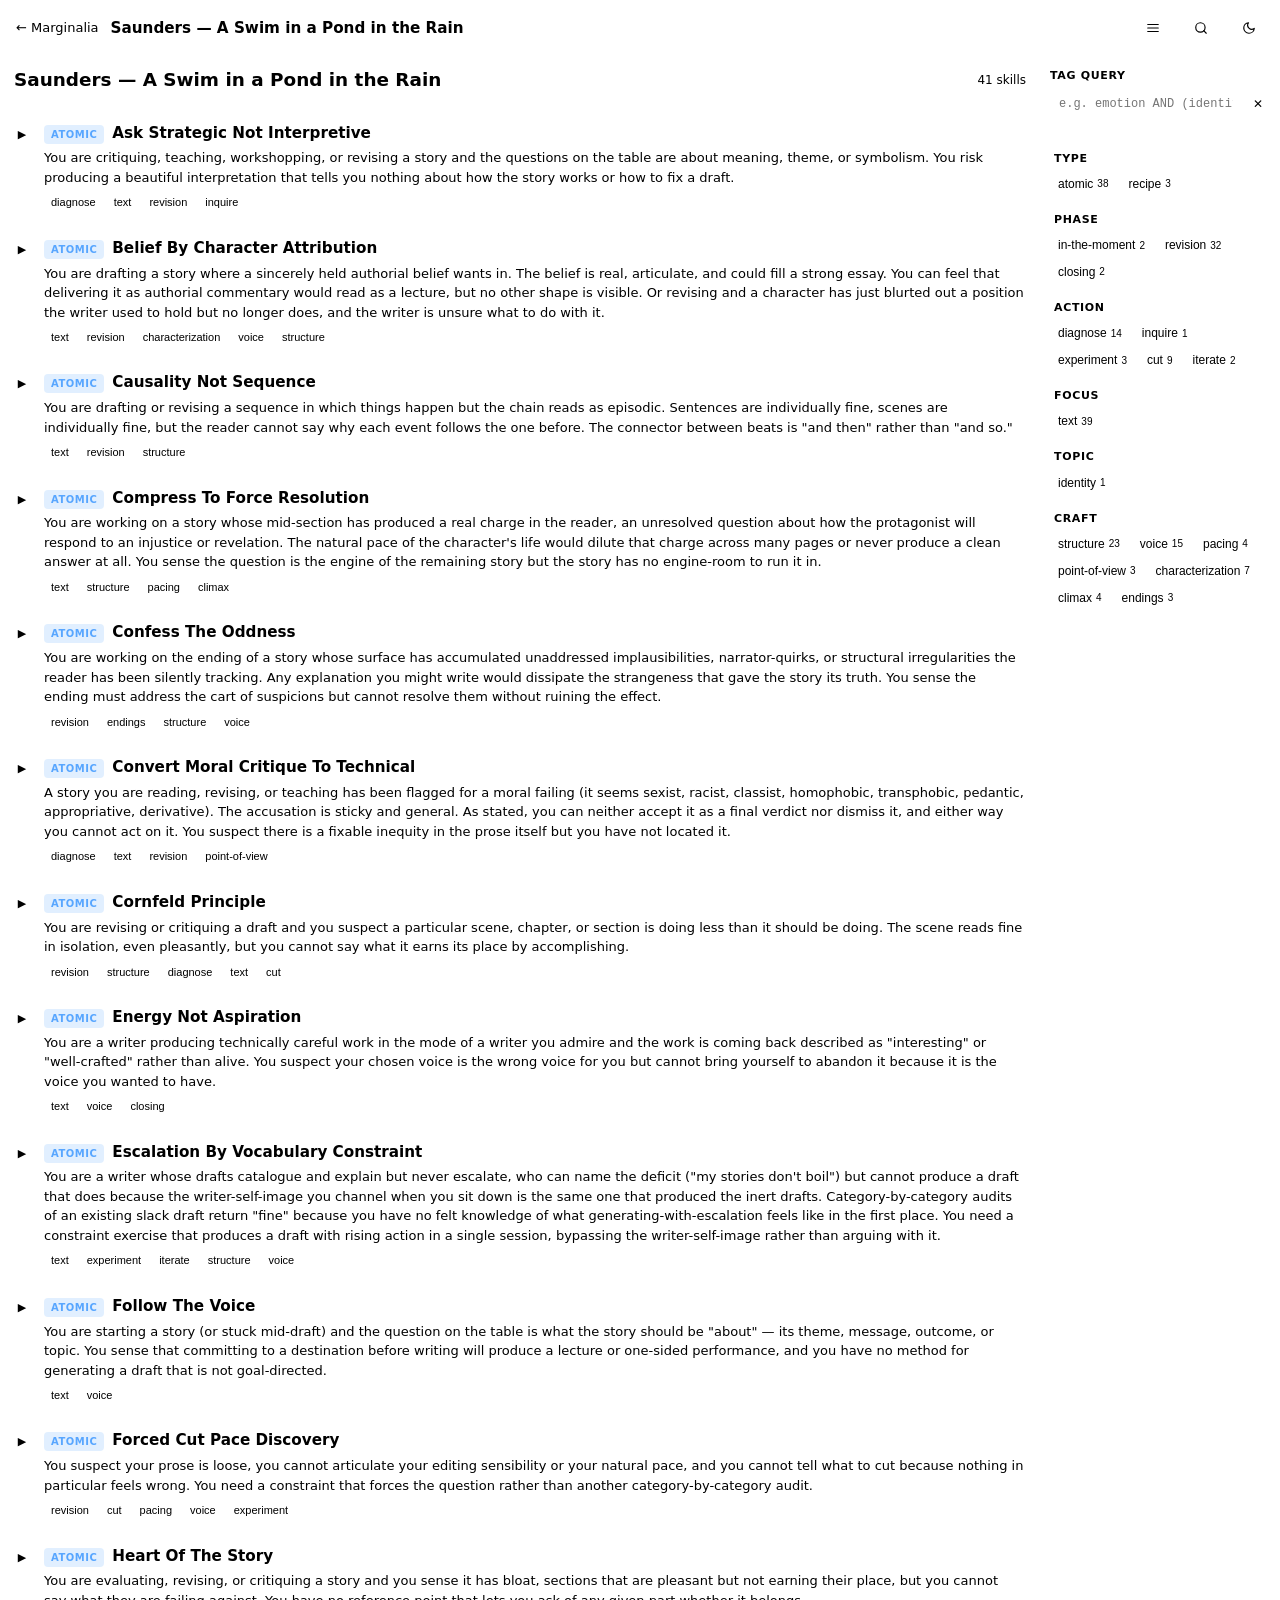
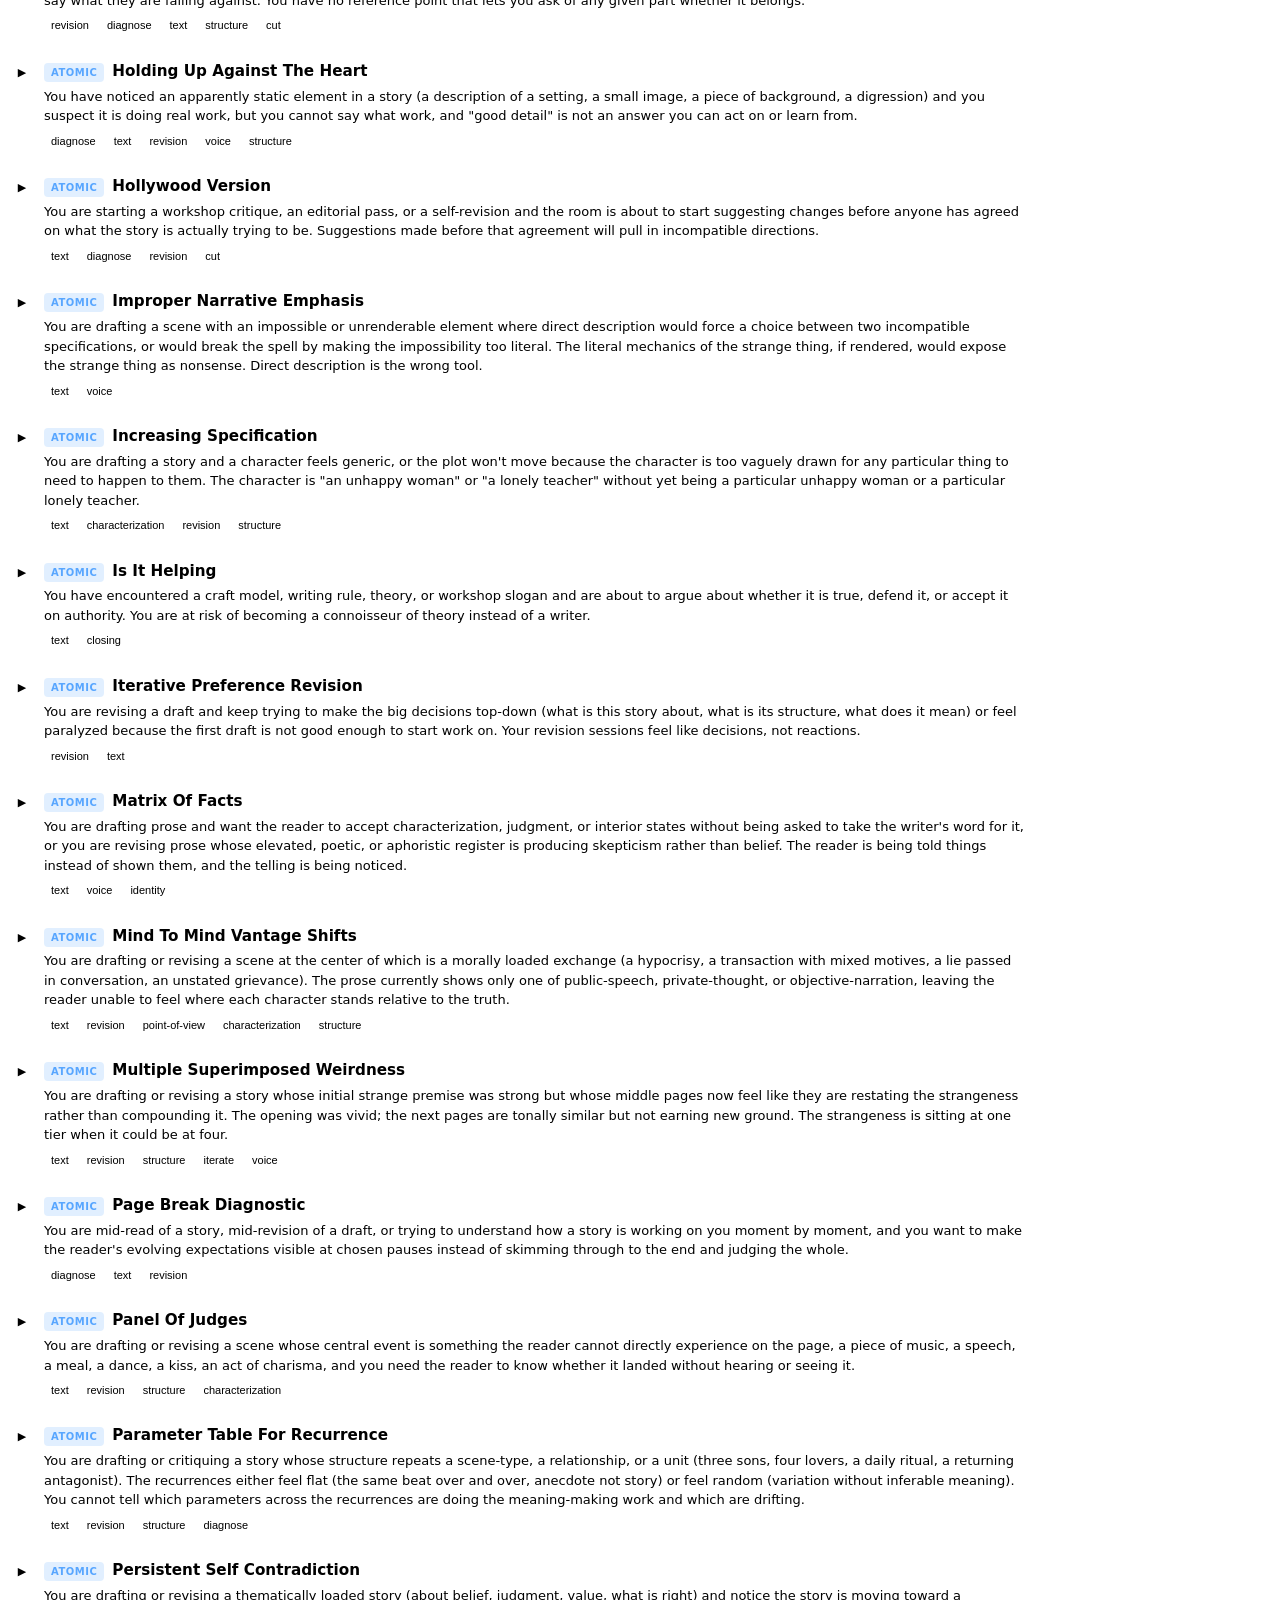
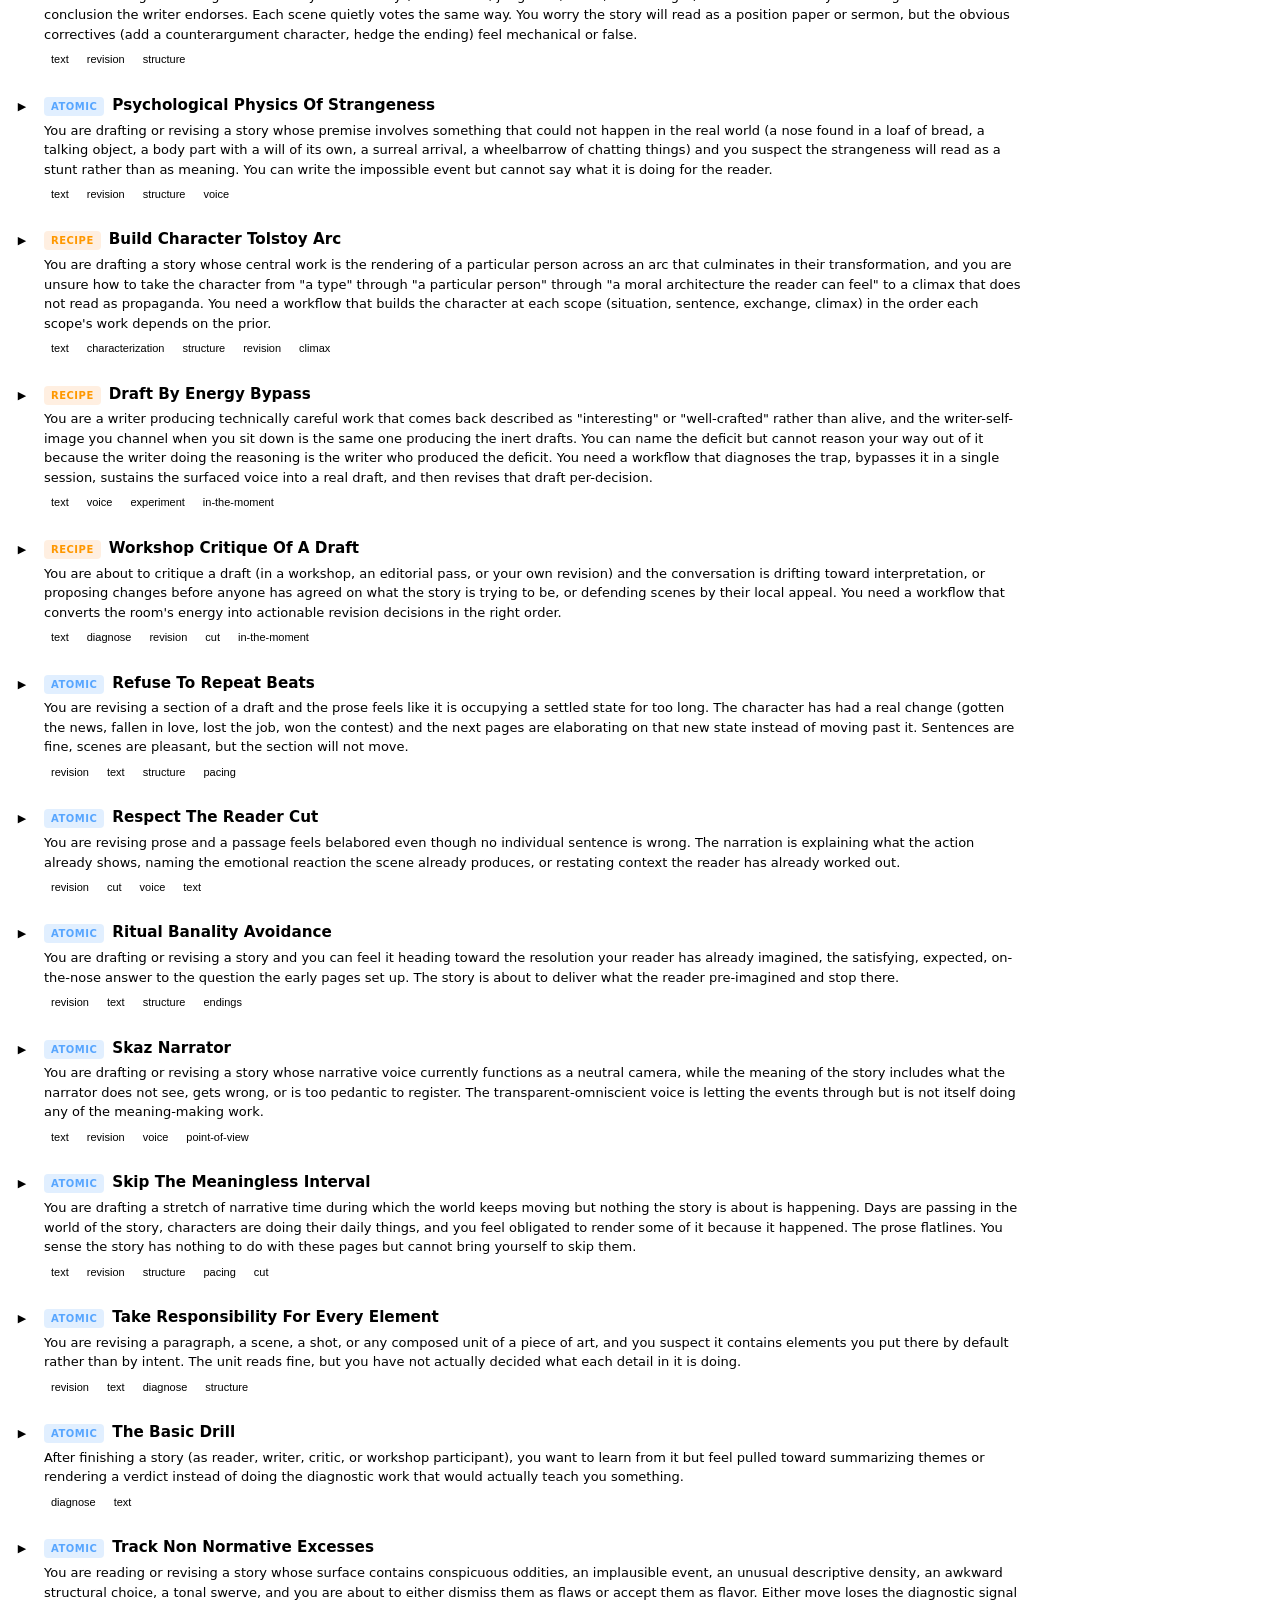
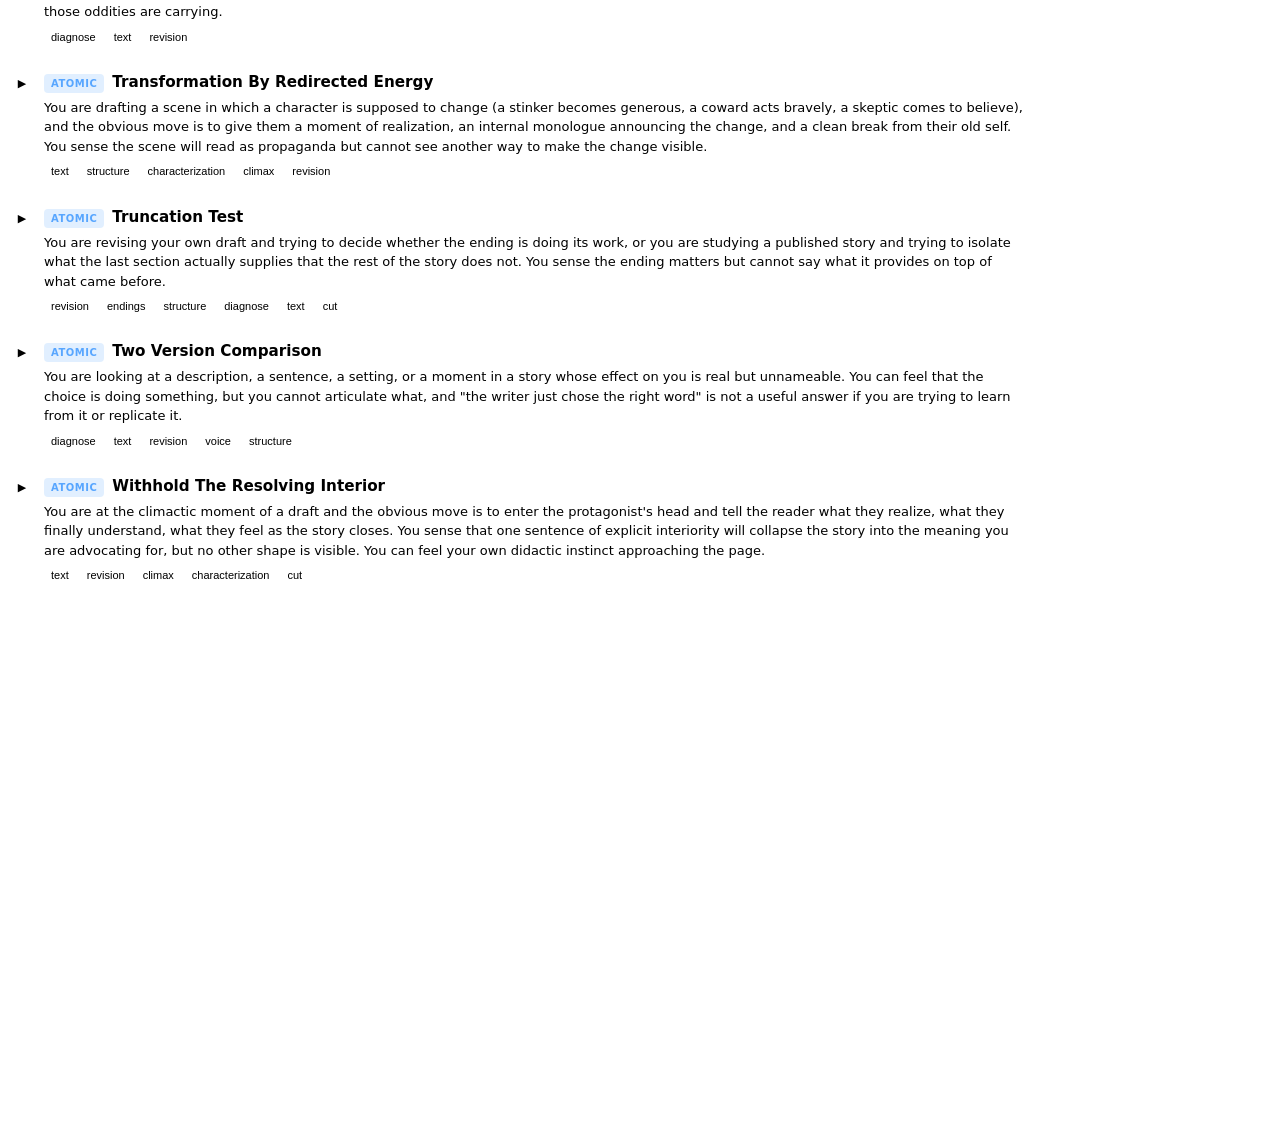
<file: docs/saunders/index.html>
<!DOCTYPE html>
<html lang="en">
<head>
  <meta charset="utf-8">
  <meta name="viewport" content="width=device-width, initial-scale=1">
  <title>Saunders — Skills</title>
  <link rel="stylesheet" href="https://k1monfared.github.io/site_kit/css/base.css">
  <link rel="stylesheet" href="../shared/skills-viewer.css?v=20260508e">
  <script src="https://k1monfared.github.io/site_kit/js/theme.js"></script>
  <style>
    *, *::before, *::after { box-sizing: border-box; }

    body {
      font-family: system-ui, -apple-system, sans-serif;
      font-size: 15px;
      line-height: 1.5;
      color: var(--text);
      background: var(--bg);
      margin: 0;
      padding: 0;
    }

    /* ── Page header ── */
    .page-header {
      position: sticky;
      top: 0;
      z-index: 100;
      background: var(--header-bg);
      border-bottom: 1px solid var(--border);
      padding: 0;
      height: 56px;
      display: flex;
      align-items: center;
    }

    .page-header-inner {
      width: 100%;
      margin: 0;
      padding: 0 1rem;
      display: flex;
      align-items: center;
      gap: 12px;
    }

    .back-link {
      color: var(--text-muted);
      text-decoration: none;
      font-size: 13px;
      display: flex;
      align-items: center;
      gap: 4px;
      flex-shrink: 0;
    }

    .back-link:hover {
      color: var(--link);
    }

    .page-header-title {
      flex: 1;
      font-weight: 600;
      font-size: 0.95rem;
      color: var(--text);
      white-space: nowrap;
      overflow: hidden;
      text-overflow: ellipsis;
    }

    .theme-toggle {
      background: transparent;
      border: 1px solid var(--border);
      color: var(--text);
      padding: 5px 8px;
      border-radius: 6px;
      cursor: pointer;
      display: inline-flex;
      align-items: center;
      gap: 5px;
      font-size: 13px;
      flex-shrink: 0;
    }

    .theme-toggle:hover {
      border-color: var(--link);
      color: var(--link);
    }

    /* ── App container: fluid full-width ── */
    #app {
      width: 100%;
      margin: 0;
    }
  </style>
</head>
<body>
  <header class="page-header">
    <div class="page-header-inner">
      <a class="back-link" href="../">&#8592; Marginalia</a>
      <span class="page-header-title">Saunders — A Swim in a Pond in the Rain</span>
      <button class="theme-toggle" id="theme-toggle" aria-label="Toggle theme">
        <svg class="moon-icon" width="14" height="14" viewBox="0 0 24 24" fill="none" stroke="currentColor" stroke-width="2" stroke-linecap="round" stroke-linejoin="round">
          <path d="M21 12.79A9 9 0 1 1 11.21 3 7 7 0 0 0 21 12.79z"/>
        </svg>
        <svg class="sun-icon" width="14" height="14" viewBox="0 0 24 24" fill="none" stroke="currentColor" stroke-width="2" stroke-linecap="round" stroke-linejoin="round" style="display:none">
          <circle cx="12" cy="12" r="5"/>
          <line x1="12" y1="1" x2="12" y2="3"/>
          <line x1="12" y1="21" x2="12" y2="23"/>
          <line x1="4.22" y1="4.22" x2="5.64" y2="5.64"/>
          <line x1="18.36" y1="18.36" x2="19.78" y2="19.78"/>
          <line x1="1" y1="12" x2="3" y2="12"/>
          <line x1="21" y1="12" x2="23" y2="12"/>
          <line x1="4.22" y1="19.78" x2="5.64" y2="18.36"/>
          <line x1="18.36" y1="5.64" x2="19.78" y2="4.22"/>
        </svg>
      </button>
    </div>
  </header>

  <div id="app"></div>

  <script src="../shared/skills-viewer.js?v=20260508e"></script>
  <script>
    createSkillsViewer(document.getElementById('app'), {
      title: 'Saunders — A Swim in a Pond in the Rain',
      dataFile: '../data/saunders-skills.json',
      bookSlug: 'saunders',
    });

    // Theme toggle wiring
    (function() {
      const btn = document.getElementById('theme-toggle');
      const moonIcon = btn.querySelector('.moon-icon');
      const sunIcon = btn.querySelector('.sun-icon');

      function updateIcons() {
        const isDark = document.documentElement.getAttribute('data-theme') !== 'light';
        moonIcon.style.display = isDark ? 'block' : 'none';
        sunIcon.style.display = isDark ? 'none' : 'block';
      }

      btn.addEventListener('click', () => {
        const current = document.documentElement.getAttribute('data-theme');
        if (current === 'light') {
          document.documentElement.removeAttribute('data-theme');
          localStorage.setItem('theme', 'dark');
        } else {
          document.documentElement.setAttribute('data-theme', 'light');
          localStorage.setItem('theme', 'light');
        }
        updateIcons();
      });

      updateIcons();
    })();
  </script>
</body>
</html>
</file>
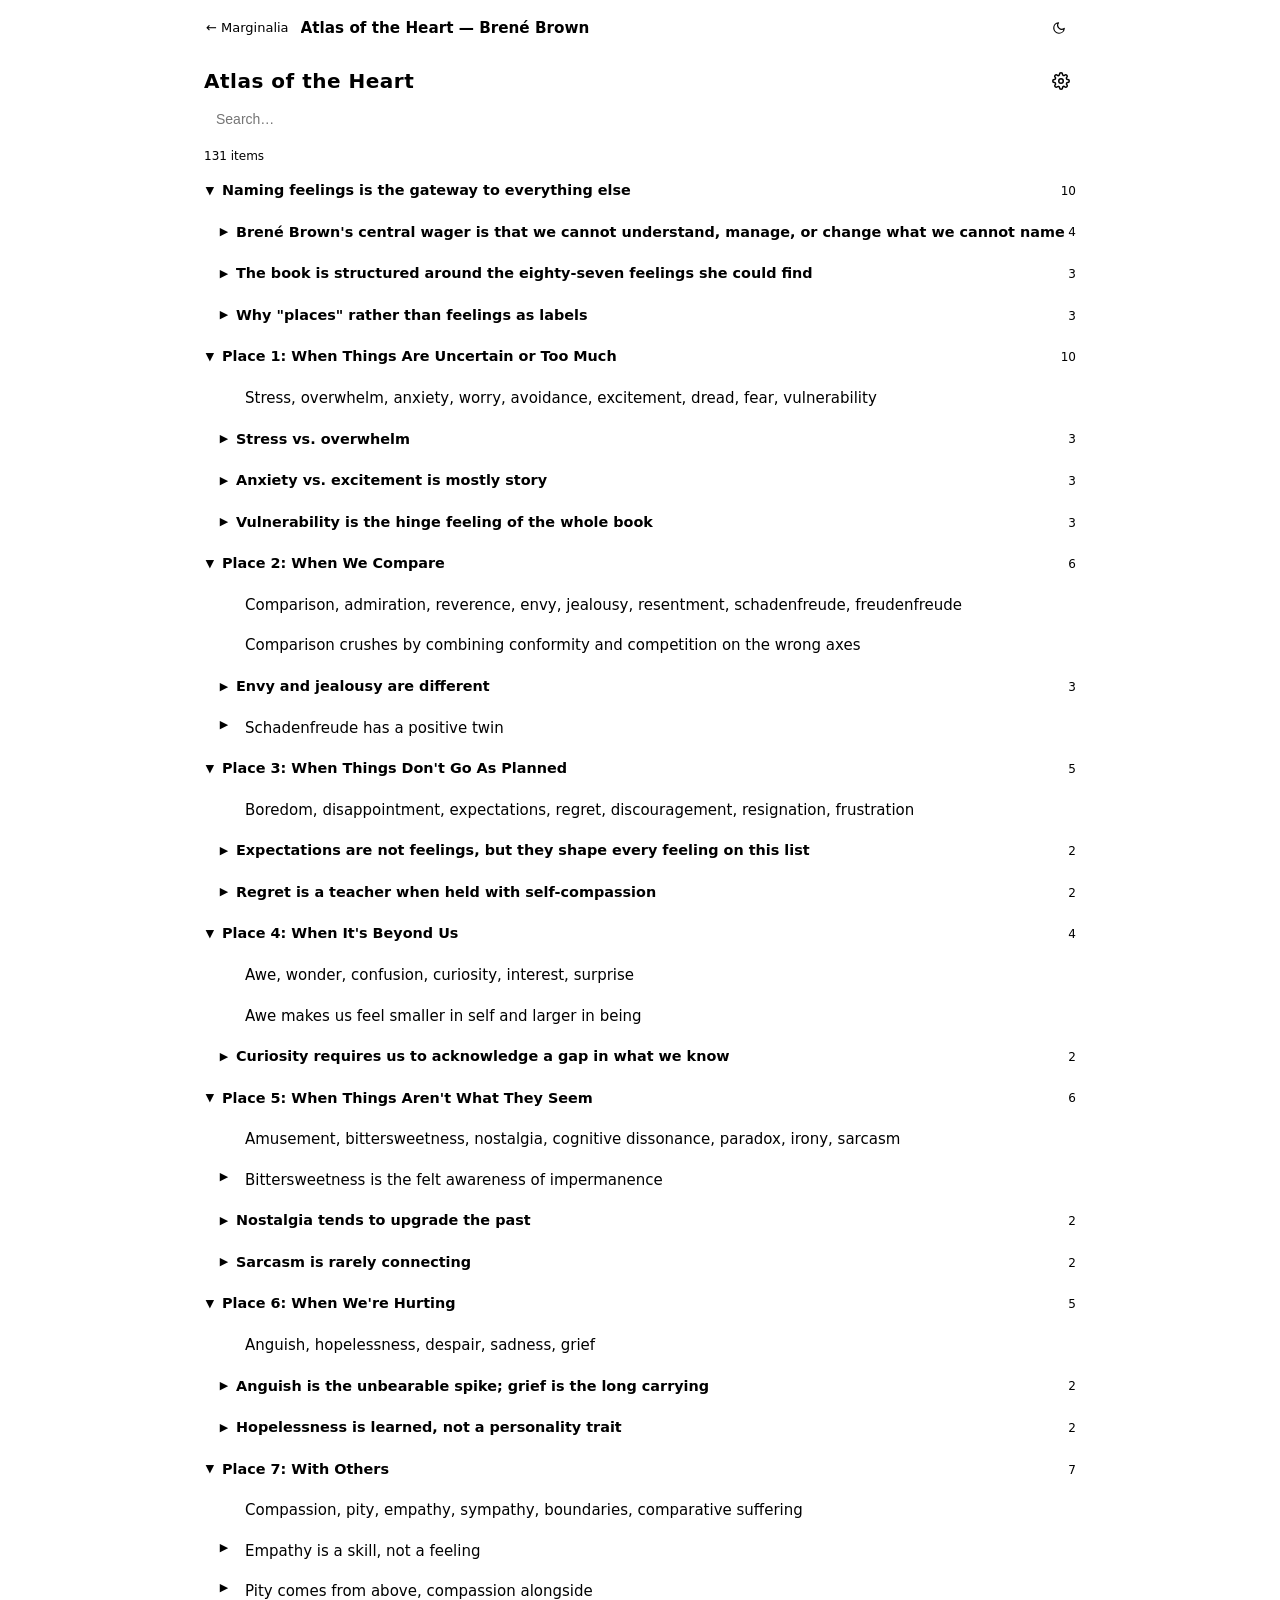
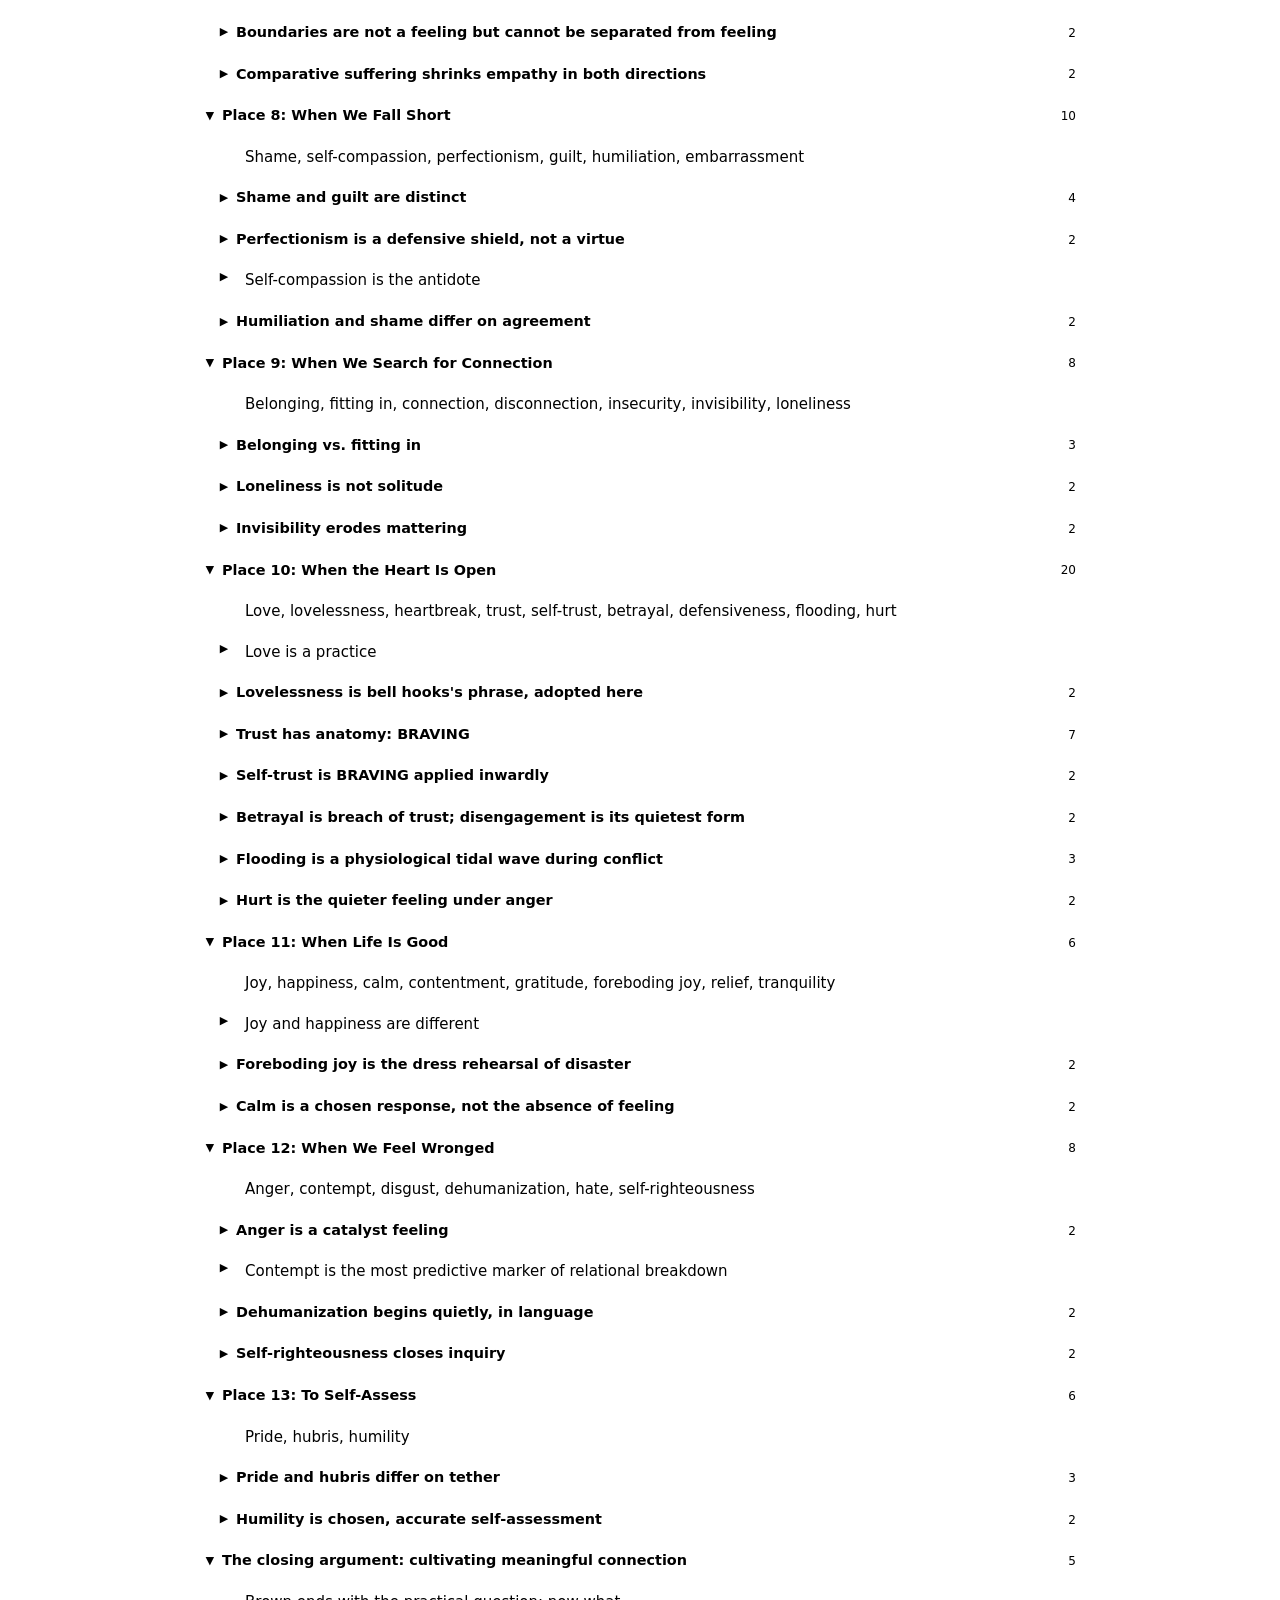
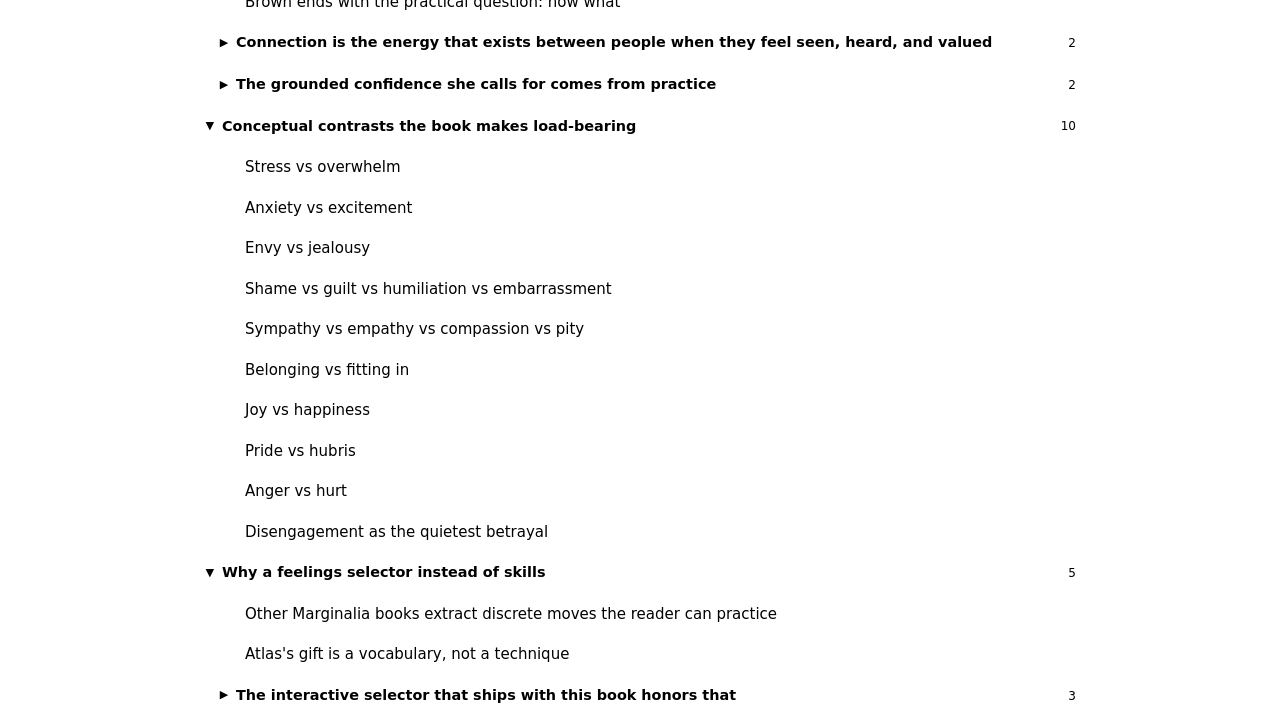
<file: docs/atlas/log/index.html>
<!DOCTYPE html>
<html lang="en">
<head>
  <meta charset="utf-8">
  <meta name="viewport" content="width=device-width, initial-scale=1">
  <title>Atlas of the Heart — Reading Log</title>
  <link rel="stylesheet" href="https://k1monfared.github.io/site_kit/css/base.css">
  <link rel="stylesheet" href="../../shared/loglog-viewer.css?v=20260508a">
  <script src="https://k1monfared.github.io/site_kit/js/theme.js"></script>
  <style>
    *, *::before, *::after { box-sizing: border-box; }

    body {
      font-family: system-ui, -apple-system, sans-serif;
      font-size: 15px;
      line-height: 1.5;
      color: var(--text);
      background: var(--bg);
      margin: 0;
      padding: 0;
    }

    .page-header {
      position: sticky;
      top: 0;
      z-index: 200;
      background: var(--header-bg);
      border-bottom: 1px solid var(--border);
      padding: 0;
      height: 56px;
      display: flex;
      align-items: center;
    }
    .page-header-inner {
      max-width: 900px;
      width: 100%;
      margin: 0 auto;
      padding: 0 1rem;
      display: flex;
      align-items: center;
      gap: 12px;
    }
    .back-link {
      color: var(--text-muted);
      text-decoration: none;
      font-size: 13px;
      flex-shrink: 0;
    }
    .back-link:hover { color: var(--link); }
    .page-header-title {
      flex: 1;
      font-weight: 600;
      font-size: 0.95rem;
      white-space: nowrap;
      overflow: hidden;
      text-overflow: ellipsis;
    }
    .theme-toggle {
      background: transparent;
      border: 1px solid var(--border);
      color: var(--text);
      padding: 5px 8px;
      border-radius: 6px;
      cursor: pointer;
      display: inline-flex;
      align-items: center;
      gap: 5px;
      font-size: 13px;
      flex-shrink: 0;
    }
    .theme-toggle:hover { border-color: var(--link); color: var(--link); }
    #app { max-width: 900px; margin: 0 auto; }
    #hdr { top: 56px !important; }
  </style>
</head>
<body>
  <header class="page-header">
    <div class="page-header-inner">
      <a class="back-link" href="../../">&#8592; Marginalia</a>
      <span class="page-header-title">Atlas of the Heart — Brené Brown</span>
      <button class="theme-toggle" id="theme-toggle" aria-label="Toggle theme">
        <svg class="moon-icon" width="14" height="14" viewBox="0 0 24 24" fill="none" stroke="currentColor" stroke-width="2" stroke-linecap="round" stroke-linejoin="round">
          <path d="M21 12.79A9 9 0 1 1 11.21 3 7 7 0 0 0 21 12.79z"/>
        </svg>
        <svg class="sun-icon" width="14" height="14" viewBox="0 0 24 24" fill="none" stroke="currentColor" stroke-width="2" stroke-linecap="round" stroke-linejoin="round" style="display:none">
          <circle cx="12" cy="12" r="5"/>
          <line x1="12" y1="1" x2="12" y2="3"/><line x1="12" y1="21" x2="12" y2="23"/>
          <line x1="4.22" y1="4.22" x2="5.64" y2="5.64"/><line x1="18.36" y1="18.36" x2="19.78" y2="19.78"/>
          <line x1="1" y1="12" x2="3" y2="12"/><line x1="21" y1="12" x2="23" y2="12"/>
          <line x1="4.22" y1="19.78" x2="5.64" y2="18.36"/><line x1="18.36" y1="5.64" x2="19.78" y2="4.22"/>
        </svg>
      </button>
    </div>
  </header>

  <div id="app"></div>

  <script src="../../shared/loglog-viewer.js?v=20260508a"></script>
  <script>
    createLoglogViewer(document.getElementById('app'), {
      title: 'Atlas of the Heart',
      dataFile: '../../data/atlas.loglog',
    });

    (function() {
      const btn = document.getElementById('theme-toggle');
      const moonIcon = btn.querySelector('.moon-icon');
      const sunIcon = btn.querySelector('.sun-icon');
      function updateIcons() {
        const isDark = document.documentElement.getAttribute('data-theme') !== 'light';
        moonIcon.style.display = isDark ? 'block' : 'none';
        sunIcon.style.display = isDark ? 'none' : 'block';
      }
      btn.addEventListener('click', () => {
        const current = document.documentElement.getAttribute('data-theme');
        if (current === 'light') {
          document.documentElement.removeAttribute('data-theme');
          localStorage.setItem('theme', 'dark');
        } else {
          document.documentElement.setAttribute('data-theme', 'light');
          localStorage.setItem('theme', 'light');
        }
        updateIcons();
      });
      updateIcons();
    })();
  </script>
</body>
</html>
</file>
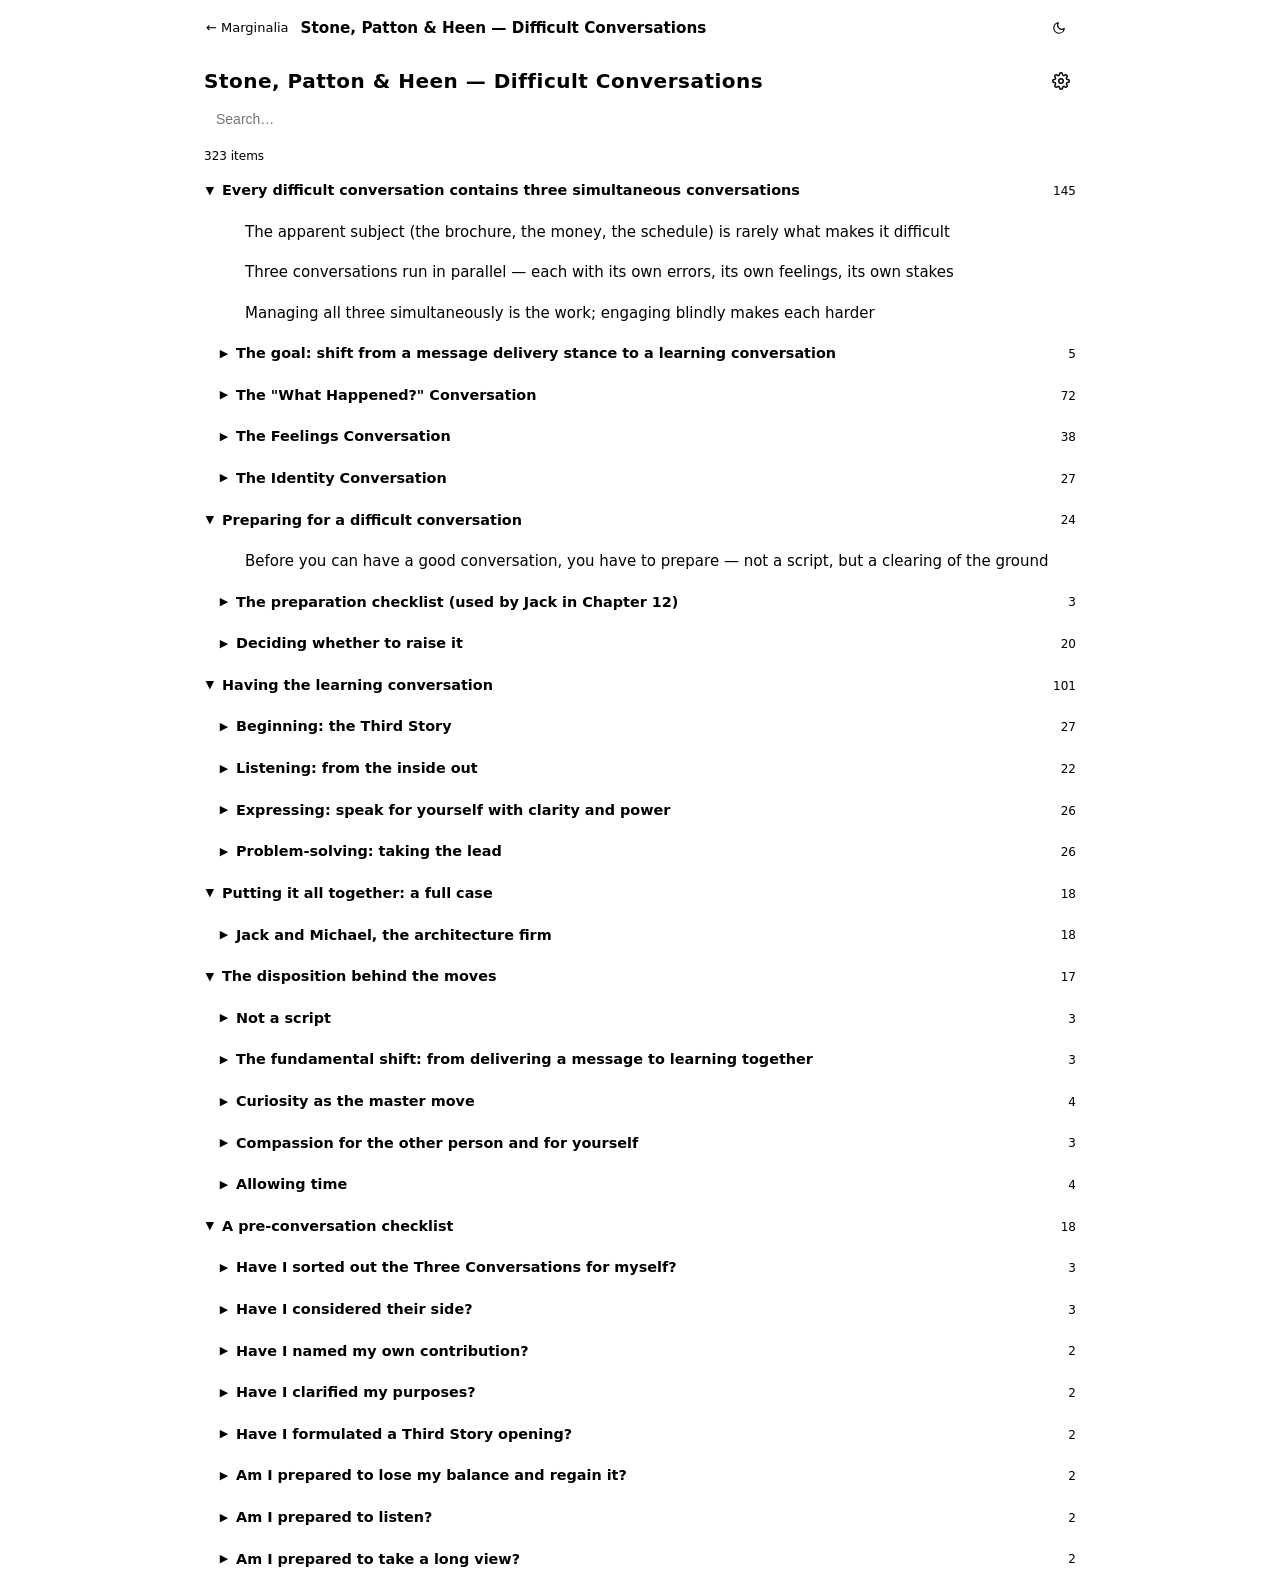
<file: docs/difficult/log/index.html>
<!DOCTYPE html>
<html lang="en">
<head>
  <meta charset="utf-8">
  <meta name="viewport" content="width=device-width, initial-scale=1">
  <title>Difficult Conversations — Reading Log</title>
  <link rel="stylesheet" href="https://k1monfared.github.io/site_kit/css/base.css">
  <link rel="stylesheet" href="../../shared/loglog-viewer.css?v=20260508e">
  <script src="https://k1monfared.github.io/site_kit/js/theme.js"></script>
  <style>
    *, *::before, *::after { box-sizing: border-box; }

    body {
      font-family: system-ui, -apple-system, sans-serif;
      font-size: 15px;
      line-height: 1.5;
      color: var(--text);
      background: var(--bg);
      margin: 0;
      padding: 0;
    }

    .page-header {
      position: sticky;
      top: 0;
      z-index: 200;
      background: var(--header-bg);
      border-bottom: 1px solid var(--border);
      padding: 0;
      height: 56px;
      display: flex;
      align-items: center;
    }

    .page-header-inner {
      max-width: 900px;
      width: 100%;
      margin: 0 auto;
      padding: 0 1rem;
      display: flex;
      align-items: center;
      gap: 12px;
    }

    .back-link {
      color: var(--text-muted);
      text-decoration: none;
      font-size: 13px;
      display: flex;
      align-items: center;
      gap: 4px;
      flex-shrink: 0;
    }

    .back-link:hover {
      color: var(--link);
    }

    .page-header-title {
      flex: 1;
      font-weight: 600;
      font-size: 0.95rem;
      color: var(--text);
      white-space: nowrap;
      overflow: hidden;
      text-overflow: ellipsis;
    }

    .theme-toggle {
      background: transparent;
      border: 1px solid var(--border);
      color: var(--text);
      padding: 5px 8px;
      border-radius: 6px;
      cursor: pointer;
      display: inline-flex;
      align-items: center;
      gap: 5px;
      font-size: 13px;
      flex-shrink: 0;
    }

    .theme-toggle:hover {
      border-color: var(--link);
      color: var(--link);
    }

    #app {
      max-width: 900px;
      margin: 0 auto;
    }

    #hdr {
      top: 56px !important;
    }
  </style>
</head>
<body>
  <header class="page-header">
    <div class="page-header-inner">
      <a class="back-link" href="../../">&#8592; Marginalia</a>
      <span class="page-header-title">Stone, Patton &amp; Heen — Difficult Conversations</span>
      <button class="theme-toggle" id="theme-toggle" aria-label="Toggle theme">
        <svg class="moon-icon" width="14" height="14" viewBox="0 0 24 24" fill="none" stroke="currentColor" stroke-width="2" stroke-linecap="round" stroke-linejoin="round">
          <path d="M21 12.79A9 9 0 1 1 11.21 3 7 7 0 0 0 21 12.79z"/>
        </svg>
        <svg class="sun-icon" width="14" height="14" viewBox="0 0 24 24" fill="none" stroke="currentColor" stroke-width="2" stroke-linecap="round" stroke-linejoin="round" style="display:none">
          <circle cx="12" cy="12" r="5"/>
          <line x1="12" y1="1" x2="12" y2="3"/>
          <line x1="12" y1="21" x2="12" y2="23"/>
          <line x1="4.22" y1="4.22" x2="5.64" y2="5.64"/>
          <line x1="18.36" y1="18.36" x2="19.78" y2="19.78"/>
          <line x1="1" y1="12" x2="3" y2="12"/>
          <line x1="21" y1="12" x2="23" y2="12"/>
          <line x1="4.22" y1="19.78" x2="5.64" y2="18.36"/>
          <line x1="18.36" y1="5.64" x2="19.78" y2="4.22"/>
        </svg>
      </button>
    </div>
  </header>

  <div id="app"></div>

  <script src="../../shared/loglog-viewer.js?v=20260508e"></script>
  <script>
    createLoglogViewer(document.getElementById('app'), {
      title: 'Stone, Patton & Heen — Difficult Conversations',
      dataFile: '../../data/difficult.loglog',
    });

    (function() {
      const btn = document.getElementById('theme-toggle');
      const moonIcon = btn.querySelector('.moon-icon');
      const sunIcon = btn.querySelector('.sun-icon');

      function updateIcons() {
        const isDark = document.documentElement.getAttribute('data-theme') !== 'light';
        moonIcon.style.display = isDark ? 'block' : 'none';
        sunIcon.style.display = isDark ? 'none' : 'block';
      }

      btn.addEventListener('click', () => {
        const current = document.documentElement.getAttribute('data-theme');
        if (current === 'light') {
          document.documentElement.removeAttribute('data-theme');
          localStorage.setItem('theme', 'dark');
        } else {
          document.documentElement.setAttribute('data-theme', 'light');
          localStorage.setItem('theme', 'light');
        }
        updateIcons();
      });

      updateIcons();
    })();
  </script>
</body>
</html>
</file>
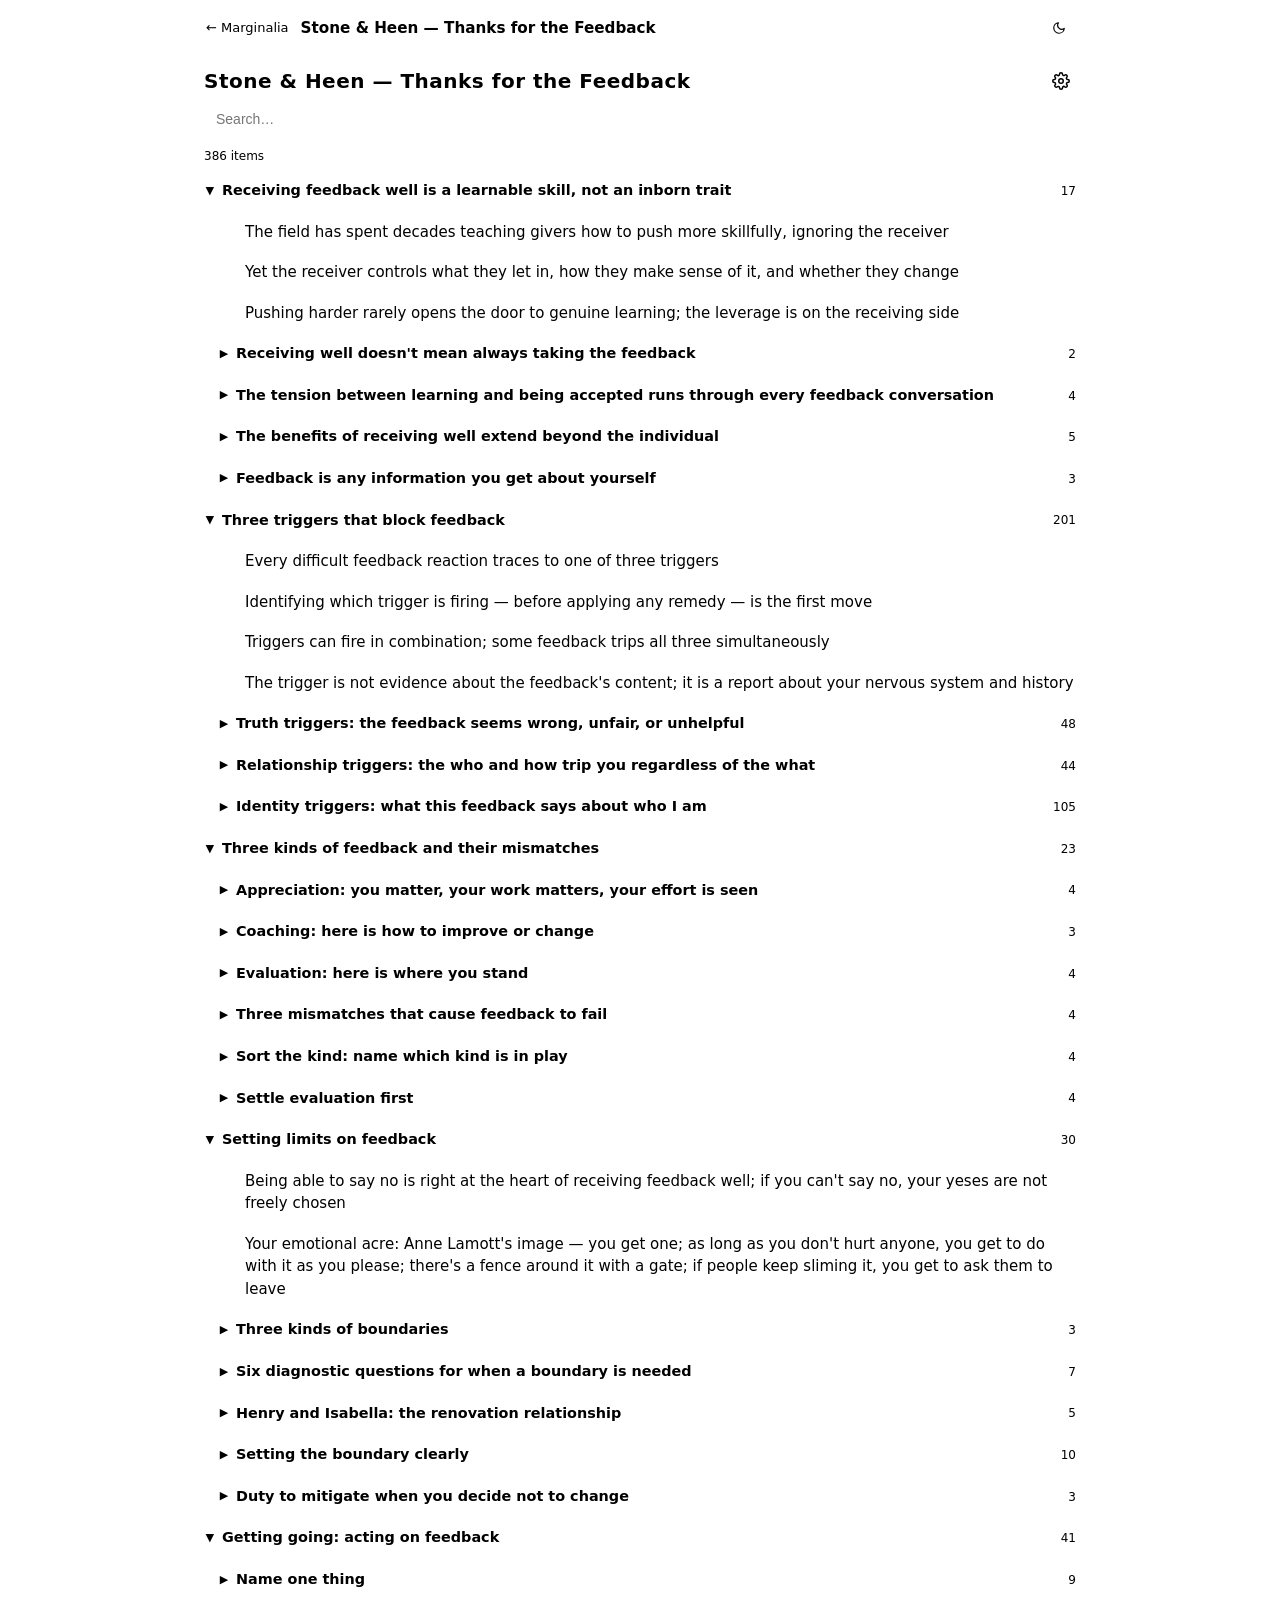
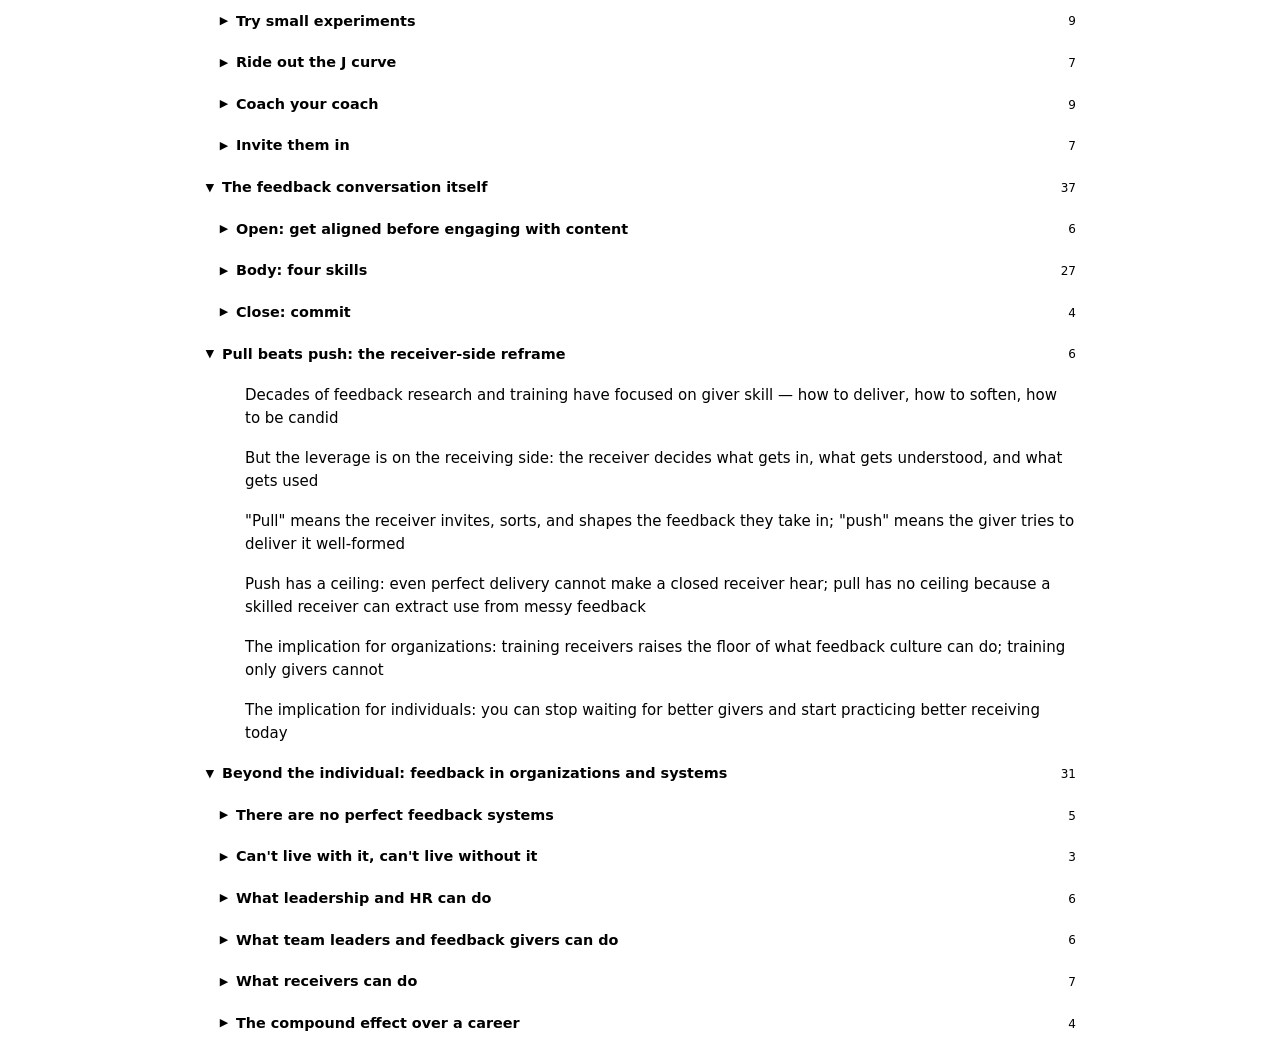
<file: docs/feedback/log/index.html>
<!DOCTYPE html>
<html lang="en">
<head>
  <meta charset="utf-8">
  <meta name="viewport" content="width=device-width, initial-scale=1">
  <title>Thanks for the Feedback — Reading Log</title>
  <link rel="stylesheet" href="https://k1monfared.github.io/site_kit/css/base.css">
  <link rel="stylesheet" href="../../shared/loglog-viewer.css?v=20260508e">
  <script src="https://k1monfared.github.io/site_kit/js/theme.js"></script>
  <style>
    *, *::before, *::after { box-sizing: border-box; }

    body {
      font-family: system-ui, -apple-system, sans-serif;
      font-size: 15px;
      line-height: 1.5;
      color: var(--text);
      background: var(--bg);
      margin: 0;
      padding: 0;
    }

    .page-header {
      position: sticky;
      top: 0;
      z-index: 200;
      background: var(--header-bg);
      border-bottom: 1px solid var(--border);
      padding: 0;
      height: 56px;
      display: flex;
      align-items: center;
    }

    .page-header-inner {
      max-width: 900px;
      width: 100%;
      margin: 0 auto;
      padding: 0 1rem;
      display: flex;
      align-items: center;
      gap: 12px;
    }

    .back-link {
      color: var(--text-muted);
      text-decoration: none;
      font-size: 13px;
      display: flex;
      align-items: center;
      gap: 4px;
      flex-shrink: 0;
    }

    .back-link:hover {
      color: var(--link);
    }

    .page-header-title {
      flex: 1;
      font-weight: 600;
      font-size: 0.95rem;
      color: var(--text);
      white-space: nowrap;
      overflow: hidden;
      text-overflow: ellipsis;
    }

    .theme-toggle {
      background: transparent;
      border: 1px solid var(--border);
      color: var(--text);
      padding: 5px 8px;
      border-radius: 6px;
      cursor: pointer;
      display: inline-flex;
      align-items: center;
      gap: 5px;
      font-size: 13px;
      flex-shrink: 0;
    }

    .theme-toggle:hover {
      border-color: var(--link);
      color: var(--link);
    }

    #app {
      max-width: 900px;
      margin: 0 auto;
    }

    #hdr {
      top: 56px !important;
    }
  </style>
</head>
<body>
  <header class="page-header">
    <div class="page-header-inner">
      <a class="back-link" href="../../">&#8592; Marginalia</a>
      <span class="page-header-title">Stone &amp; Heen — Thanks for the Feedback</span>
      <button class="theme-toggle" id="theme-toggle" aria-label="Toggle theme">
        <svg class="moon-icon" width="14" height="14" viewBox="0 0 24 24" fill="none" stroke="currentColor" stroke-width="2" stroke-linecap="round" stroke-linejoin="round">
          <path d="M21 12.79A9 9 0 1 1 11.21 3 7 7 0 0 0 21 12.79z"/>
        </svg>
        <svg class="sun-icon" width="14" height="14" viewBox="0 0 24 24" fill="none" stroke="currentColor" stroke-width="2" stroke-linecap="round" stroke-linejoin="round" style="display:none">
          <circle cx="12" cy="12" r="5"/>
          <line x1="12" y1="1" x2="12" y2="3"/>
          <line x1="12" y1="21" x2="12" y2="23"/>
          <line x1="4.22" y1="4.22" x2="5.64" y2="5.64"/>
          <line x1="18.36" y1="18.36" x2="19.78" y2="19.78"/>
          <line x1="1" y1="12" x2="3" y2="12"/>
          <line x1="21" y1="12" x2="23" y2="12"/>
          <line x1="4.22" y1="19.78" x2="5.64" y2="18.36"/>
          <line x1="18.36" y1="5.64" x2="19.78" y2="4.22"/>
        </svg>
      </button>
    </div>
  </header>

  <div id="app"></div>

  <script src="../../shared/loglog-viewer.js?v=20260508e"></script>
  <script>
    createLoglogViewer(document.getElementById('app'), {
      title: 'Stone & Heen — Thanks for the Feedback',
      dataFile: '../../data/feedback.loglog',
    });

    (function() {
      const btn = document.getElementById('theme-toggle');
      const moonIcon = btn.querySelector('.moon-icon');
      const sunIcon = btn.querySelector('.sun-icon');

      function updateIcons() {
        const isDark = document.documentElement.getAttribute('data-theme') !== 'light';
        moonIcon.style.display = isDark ? 'block' : 'none';
        sunIcon.style.display = isDark ? 'none' : 'block';
      }

      btn.addEventListener('click', () => {
        const current = document.documentElement.getAttribute('data-theme');
        if (current === 'light') {
          document.documentElement.removeAttribute('data-theme');
          localStorage.setItem('theme', 'dark');
        } else {
          document.documentElement.setAttribute('data-theme', 'light');
          localStorage.setItem('theme', 'light');
        }
        updateIcons();
      });

      updateIcons();
    })();
  </script>
</body>
</html>
</file>
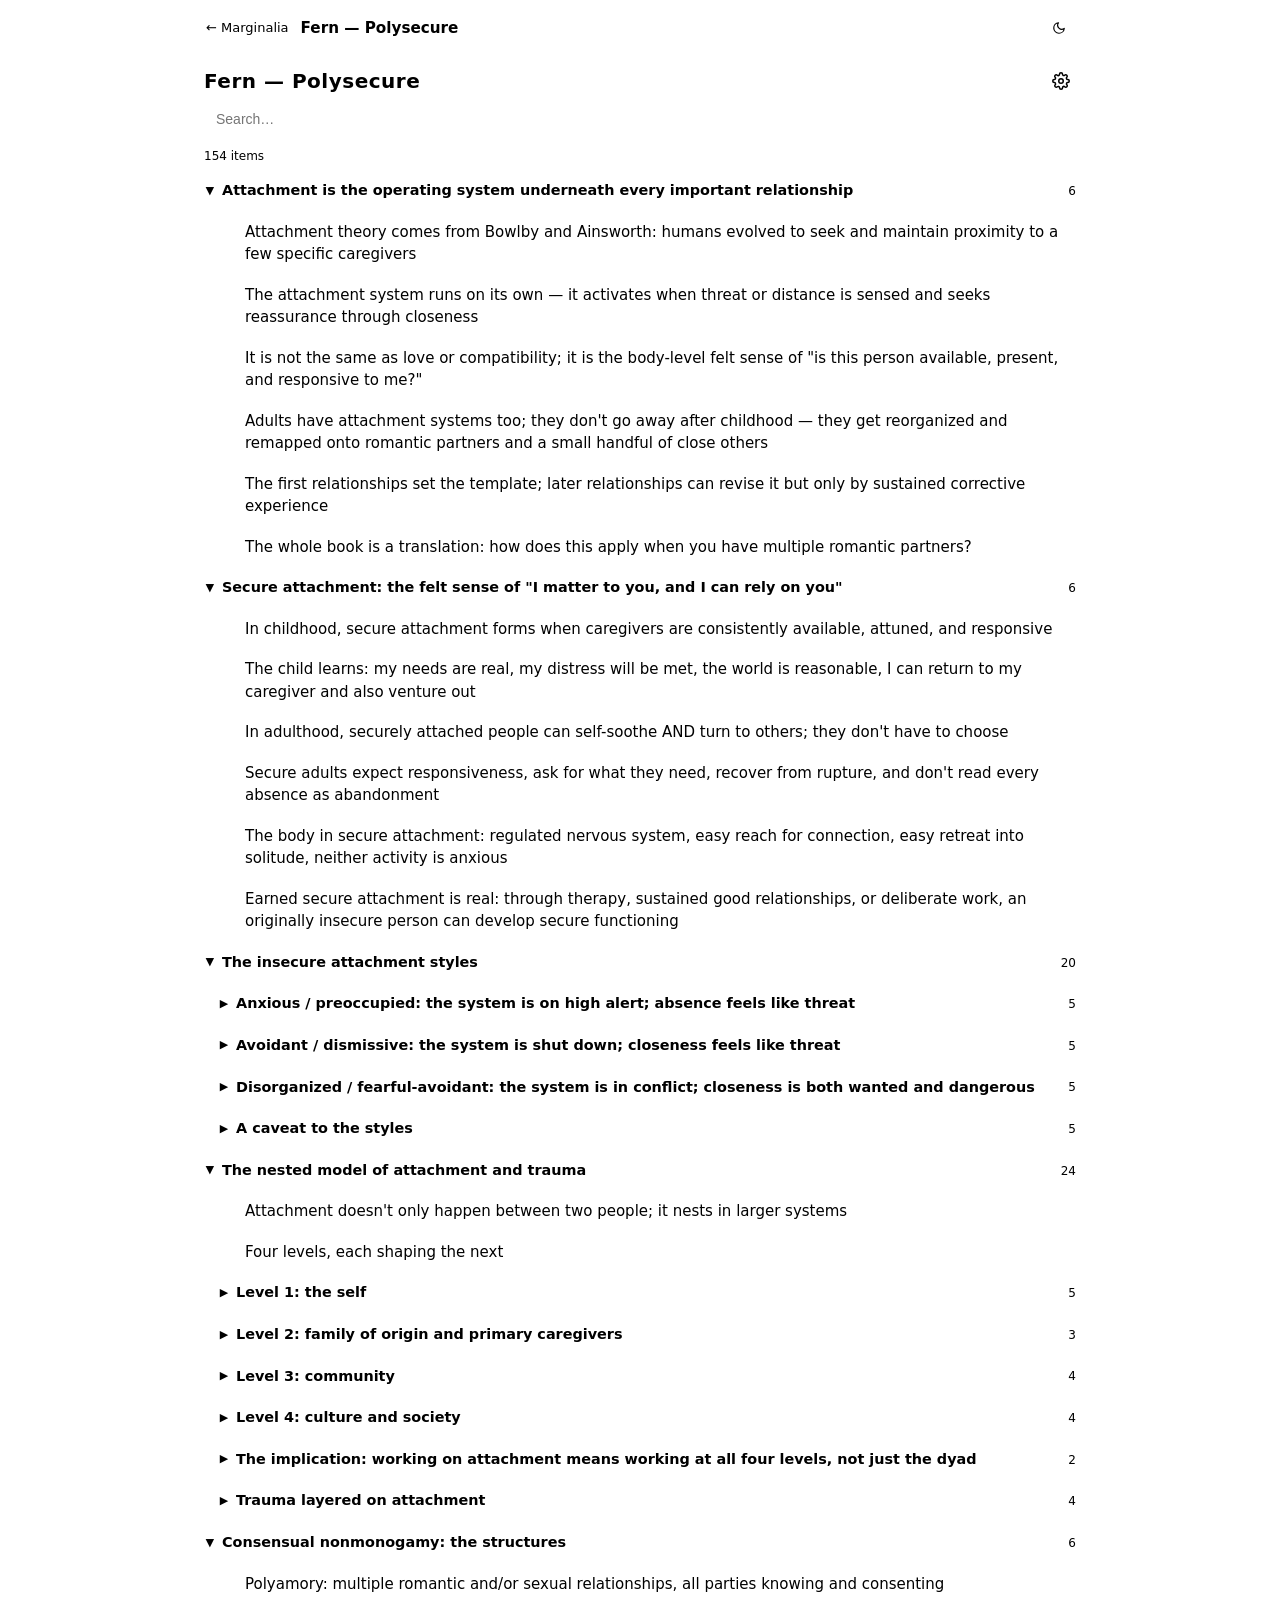
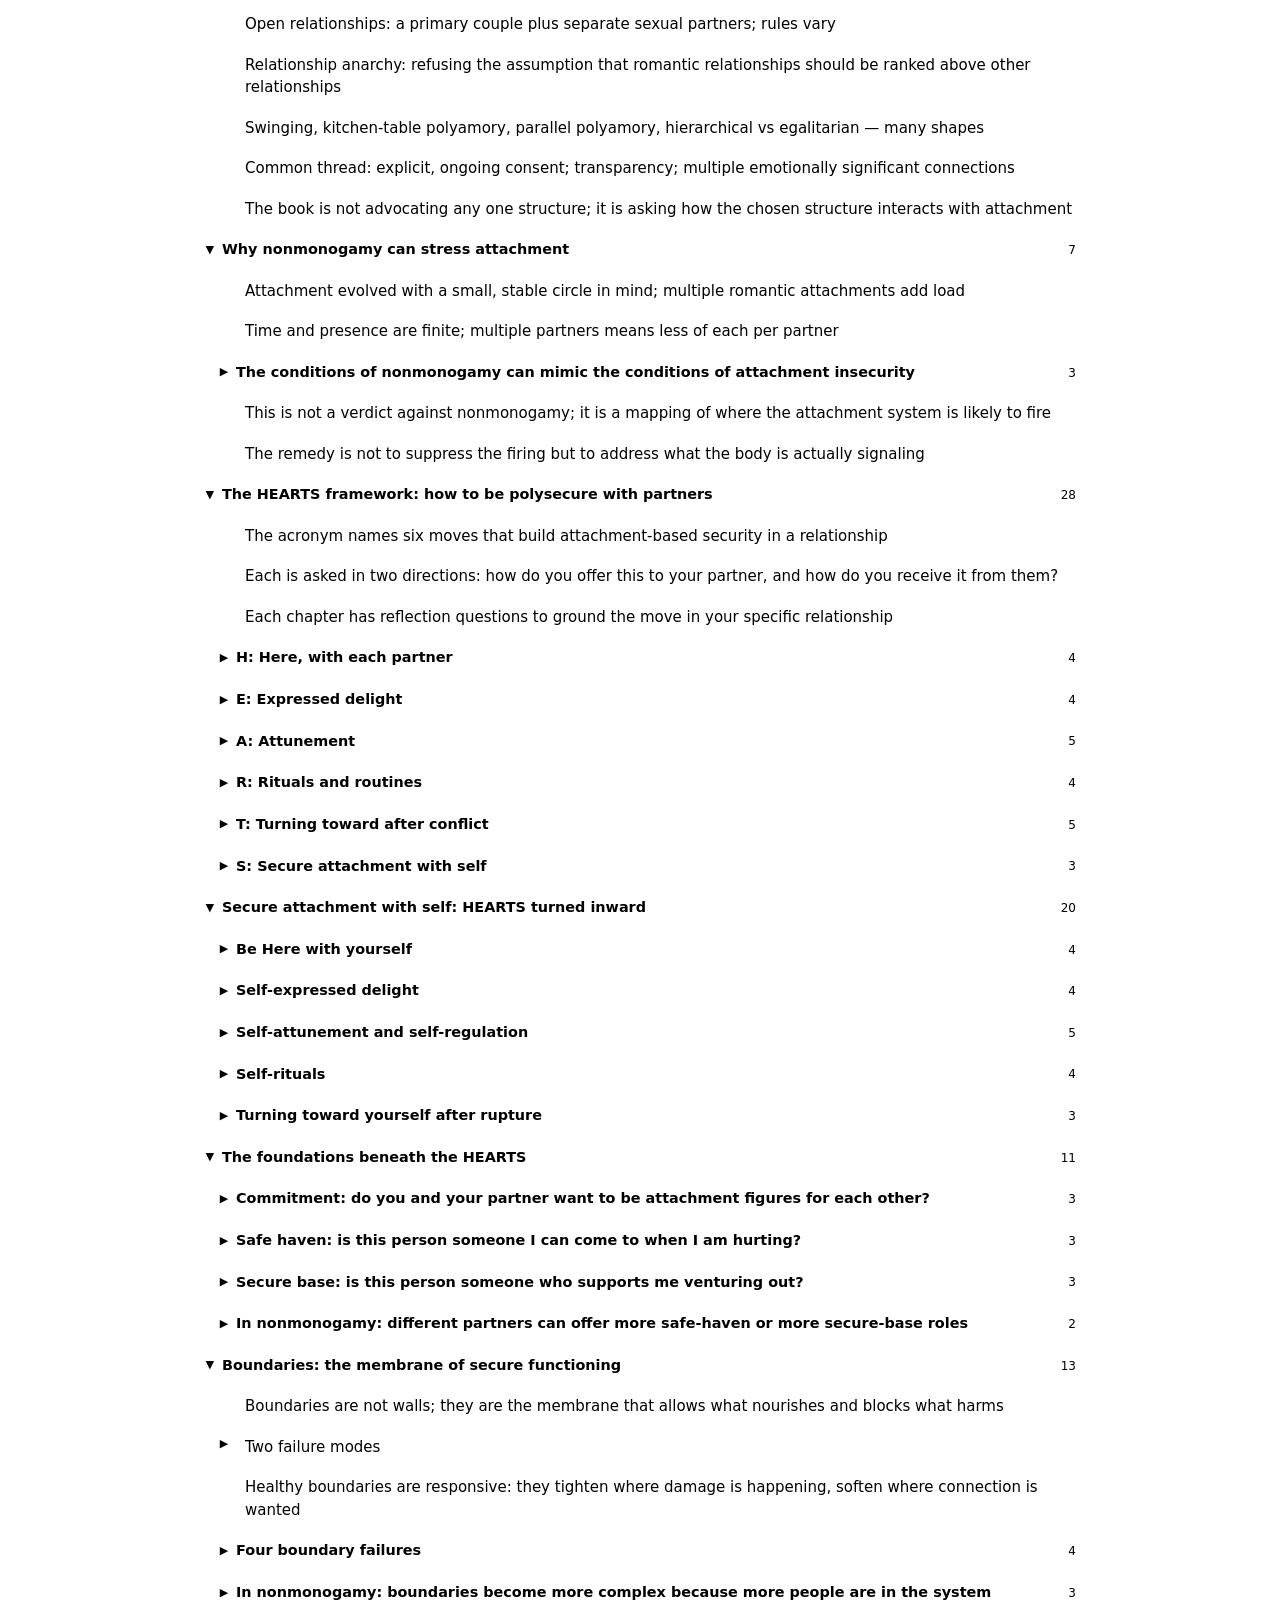
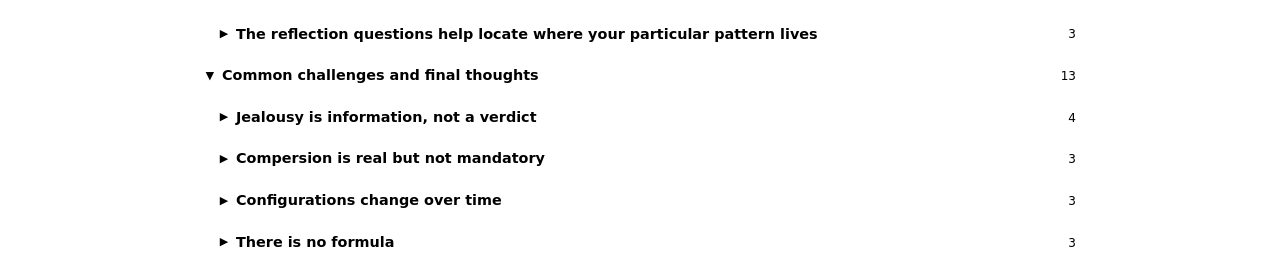
<file: docs/polysecure/log/index.html>
<!DOCTYPE html>
<html lang="en">
<head>
  <meta charset="utf-8">
  <meta name="viewport" content="width=device-width, initial-scale=1">
  <title>Polysecure — Reading Log</title>
  <link rel="stylesheet" href="https://k1monfared.github.io/site_kit/css/base.css">
  <link rel="stylesheet" href="../../shared/loglog-viewer.css?v=20260508e">
  <script src="https://k1monfared.github.io/site_kit/js/theme.js"></script>
  <style>
    *, *::before, *::after { box-sizing: border-box; }

    body {
      font-family: system-ui, -apple-system, sans-serif;
      font-size: 15px;
      line-height: 1.5;
      color: var(--text);
      background: var(--bg);
      margin: 0;
      padding: 0;
    }

    .page-header {
      position: sticky;
      top: 0;
      z-index: 200;
      background: var(--header-bg);
      border-bottom: 1px solid var(--border);
      padding: 0;
      height: 56px;
      display: flex;
      align-items: center;
    }

    .page-header-inner {
      max-width: 900px;
      width: 100%;
      margin: 0 auto;
      padding: 0 1rem;
      display: flex;
      align-items: center;
      gap: 12px;
    }

    .back-link {
      color: var(--text-muted);
      text-decoration: none;
      font-size: 13px;
      display: flex;
      align-items: center;
      gap: 4px;
      flex-shrink: 0;
    }

    .back-link:hover {
      color: var(--link);
    }

    .page-header-title {
      flex: 1;
      font-weight: 600;
      font-size: 0.95rem;
      color: var(--text);
      white-space: nowrap;
      overflow: hidden;
      text-overflow: ellipsis;
    }

    .theme-toggle {
      background: transparent;
      border: 1px solid var(--border);
      color: var(--text);
      padding: 5px 8px;
      border-radius: 6px;
      cursor: pointer;
      display: inline-flex;
      align-items: center;
      gap: 5px;
      font-size: 13px;
      flex-shrink: 0;
    }

    .theme-toggle:hover {
      border-color: var(--link);
      color: var(--link);
    }

    #app {
      max-width: 900px;
      margin: 0 auto;
    }

    /* Offset the loglog viewer's sticky header below the page header */
    #hdr {
      top: 56px !important;
    }
  </style>
</head>
<body>
  <header class="page-header">
    <div class="page-header-inner">
      <a class="back-link" href="../../">&#8592; Marginalia</a>
      <span class="page-header-title">Fern — Polysecure</span>
      <button class="theme-toggle" id="theme-toggle" aria-label="Toggle theme">
        <svg class="moon-icon" width="14" height="14" viewBox="0 0 24 24" fill="none" stroke="currentColor" stroke-width="2" stroke-linecap="round" stroke-linejoin="round">
          <path d="M21 12.79A9 9 0 1 1 11.21 3 7 7 0 0 0 21 12.79z"/>
        </svg>
        <svg class="sun-icon" width="14" height="14" viewBox="0 0 24 24" fill="none" stroke="currentColor" stroke-width="2" stroke-linecap="round" stroke-linejoin="round" style="display:none">
          <circle cx="12" cy="12" r="5"/>
          <line x1="12" y1="1" x2="12" y2="3"/>
          <line x1="12" y1="21" x2="12" y2="23"/>
          <line x1="4.22" y1="4.22" x2="5.64" y2="5.64"/>
          <line x1="18.36" y1="18.36" x2="19.78" y2="19.78"/>
          <line x1="1" y1="12" x2="3" y2="12"/>
          <line x1="21" y1="12" x2="23" y2="12"/>
          <line x1="4.22" y1="19.78" x2="5.64" y2="18.36"/>
          <line x1="18.36" y1="5.64" x2="19.78" y2="4.22"/>
        </svg>
      </button>
    </div>
  </header>

  <div id="app"></div>

  <script src="../../shared/loglog-viewer.js?v=20260508e"></script>
  <script>
    createLoglogViewer(document.getElementById('app'), {
      title: 'Fern — Polysecure',
      dataFile: '../../data/polysecure.loglog',
    });

    (function() {
      const btn = document.getElementById('theme-toggle');
      const moonIcon = btn.querySelector('.moon-icon');
      const sunIcon = btn.querySelector('.sun-icon');

      function updateIcons() {
        const isDark = document.documentElement.getAttribute('data-theme') !== 'light';
        moonIcon.style.display = isDark ? 'block' : 'none';
        sunIcon.style.display = isDark ? 'none' : 'block';
      }

      btn.addEventListener('click', () => {
        const current = document.documentElement.getAttribute('data-theme');
        if (current === 'light') {
          document.documentElement.removeAttribute('data-theme');
          localStorage.setItem('theme', 'dark');
        } else {
          document.documentElement.setAttribute('data-theme', 'light');
          localStorage.setItem('theme', 'light');
        }
        updateIcons();
      });

      updateIcons();
    })();
  </script>
</body>
</html>
</file>
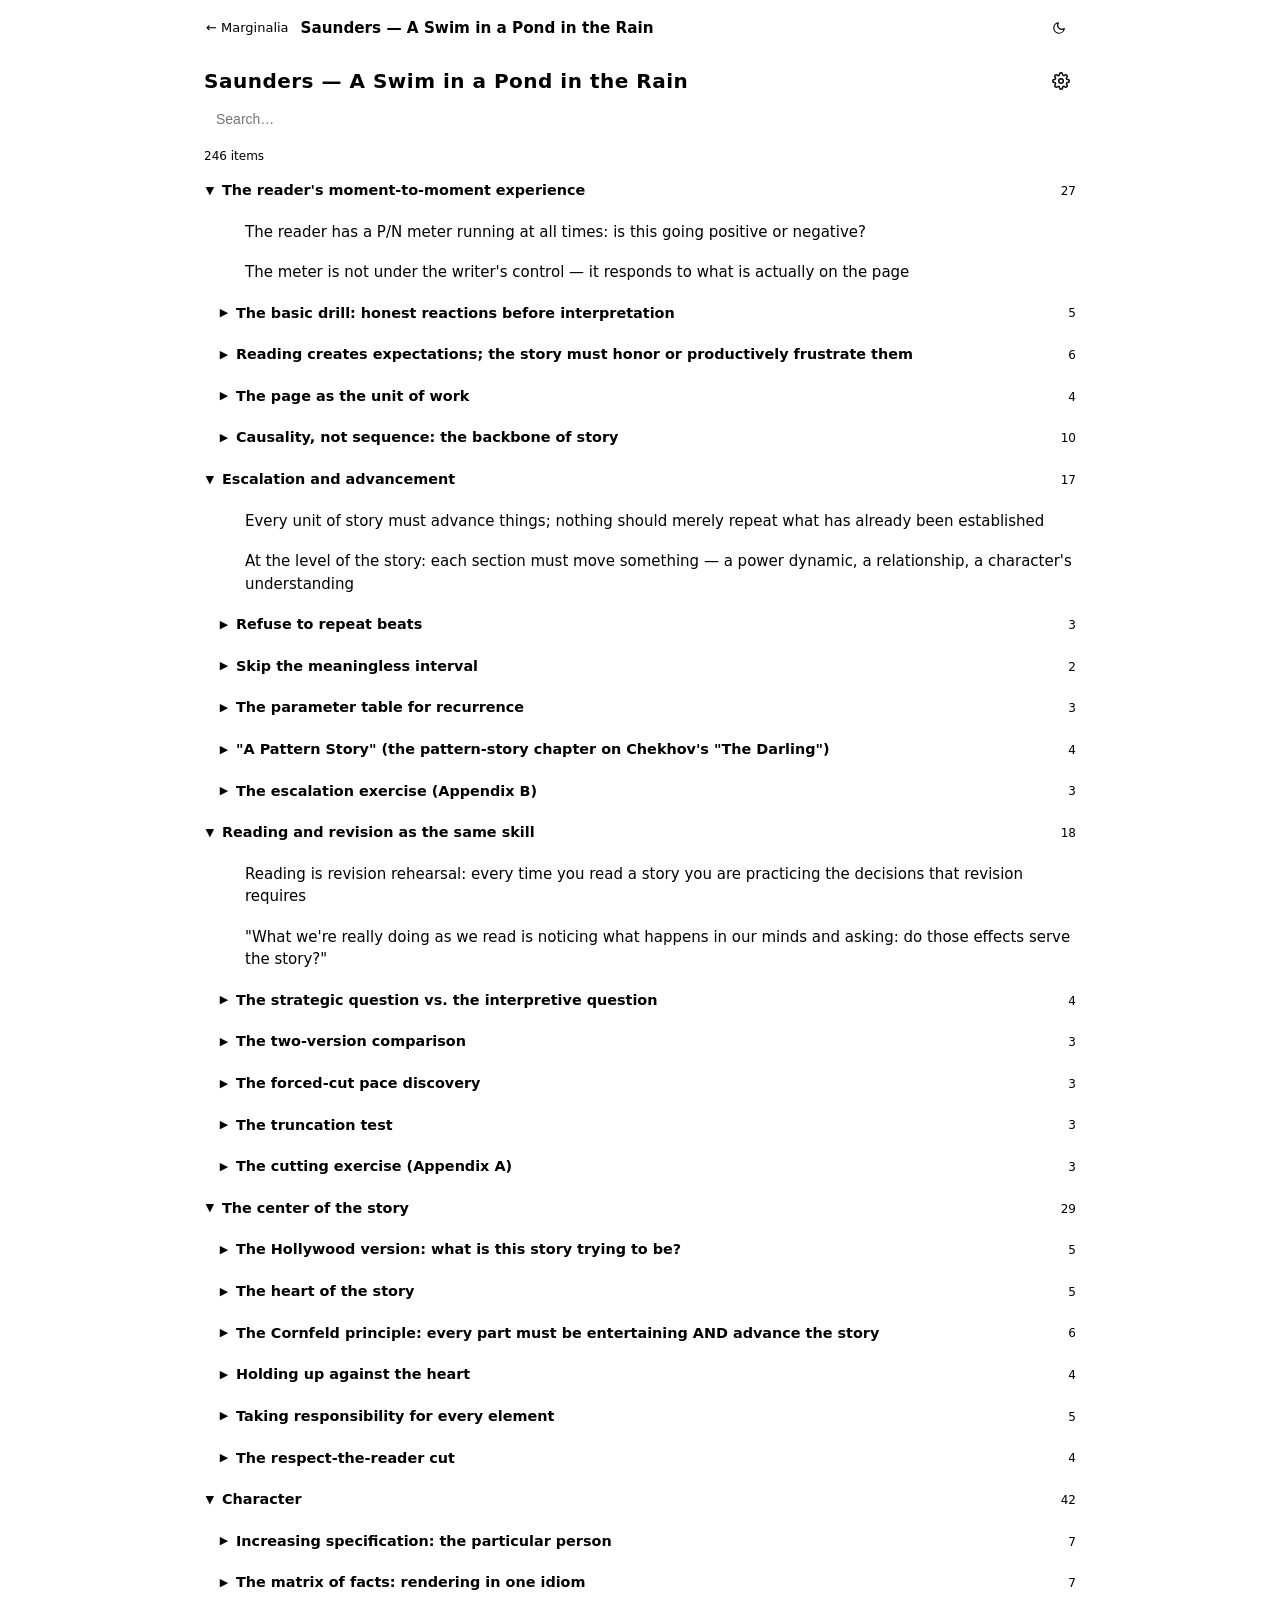
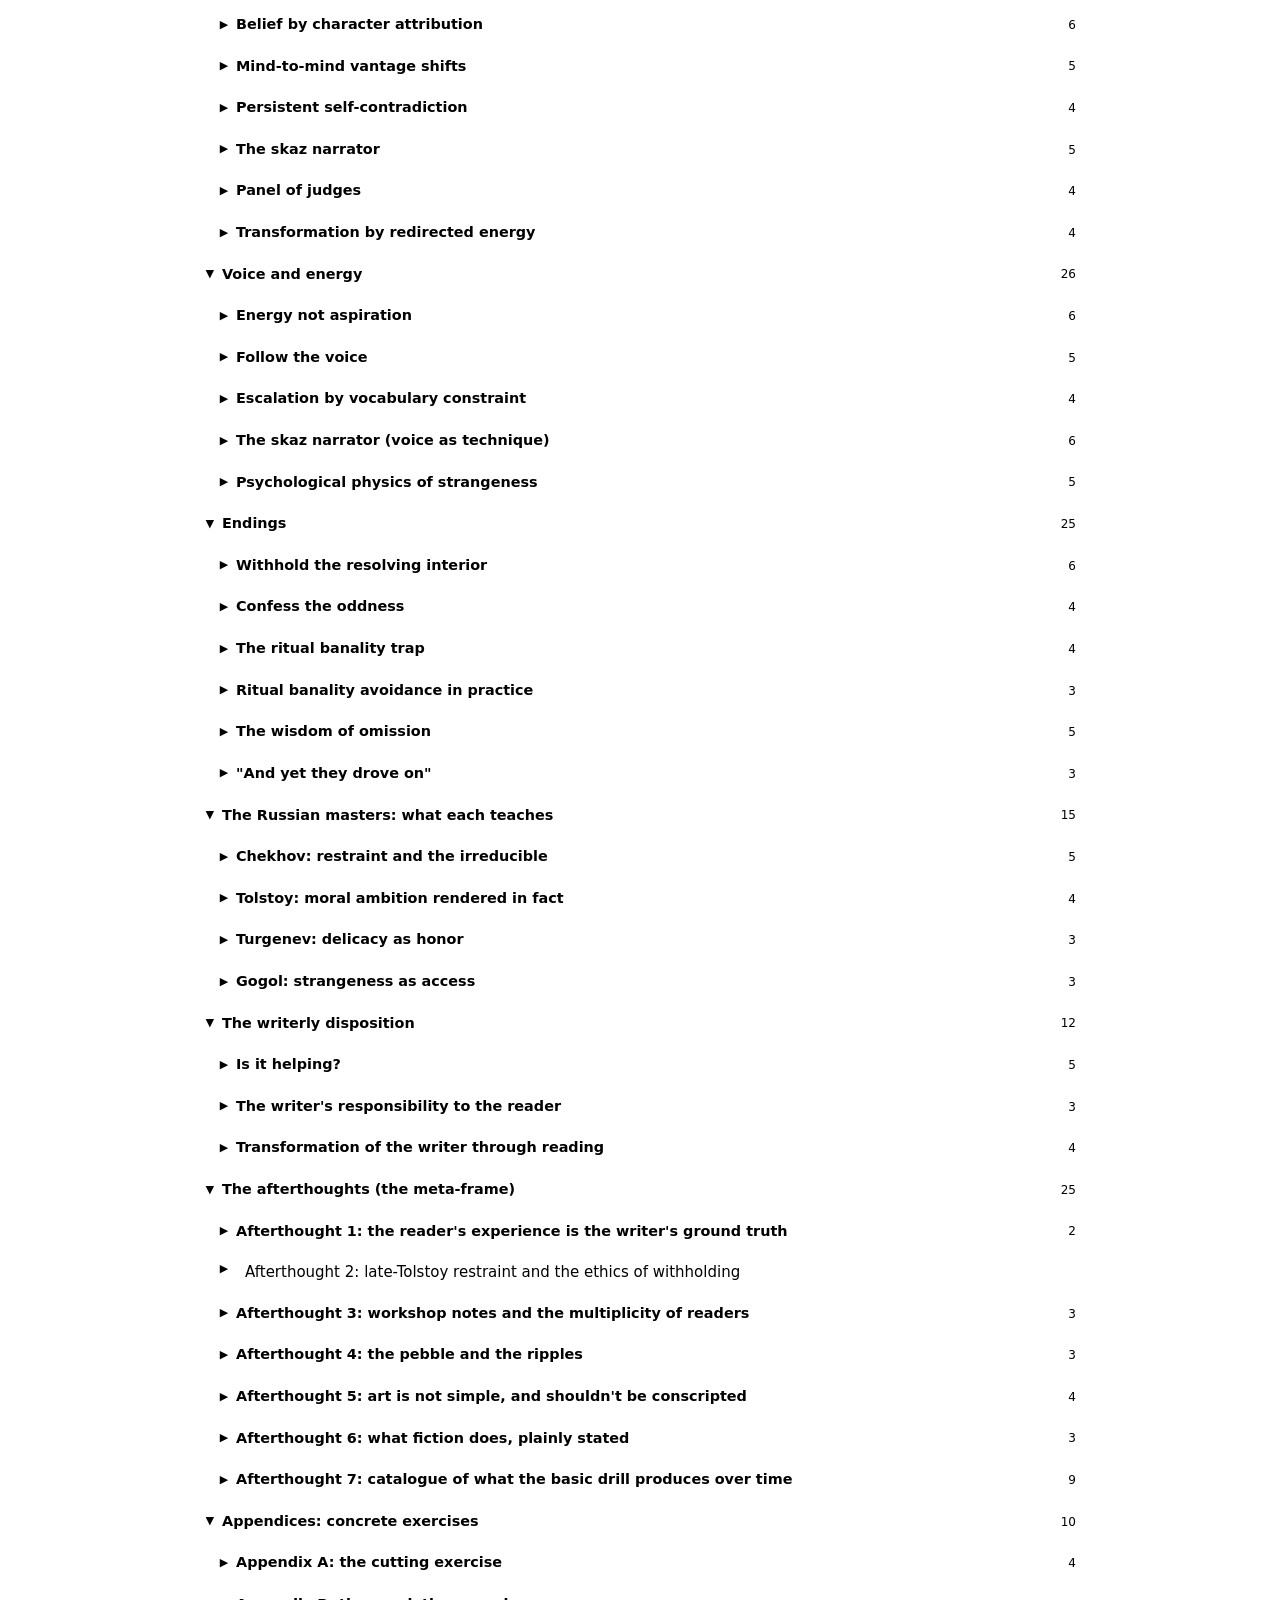
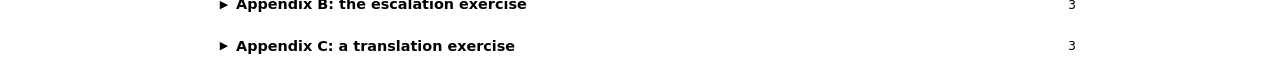
<file: docs/saunders/log/index.html>
<!DOCTYPE html>
<html lang="en">
<head>
  <meta charset="utf-8">
  <meta name="viewport" content="width=device-width, initial-scale=1">
  <title>Saunders — Reading Log</title>
  <link rel="stylesheet" href="https://k1monfared.github.io/site_kit/css/base.css">
  <link rel="stylesheet" href="../../shared/loglog-viewer.css?v=20260508e">
  <script src="https://k1monfared.github.io/site_kit/js/theme.js"></script>
  <style>
    *, *::before, *::after { box-sizing: border-box; }

    body {
      font-family: system-ui, -apple-system, sans-serif;
      font-size: 15px;
      line-height: 1.5;
      color: var(--text);
      background: var(--bg);
      margin: 0;
      padding: 0;
    }

    .page-header {
      position: sticky;
      top: 0;
      z-index: 200;
      background: var(--header-bg);
      border-bottom: 1px solid var(--border);
      padding: 0;
      height: 56px;
      display: flex;
      align-items: center;
    }

    .page-header-inner {
      max-width: 900px;
      width: 100%;
      margin: 0 auto;
      padding: 0 1rem;
      display: flex;
      align-items: center;
      gap: 12px;
    }

    .back-link {
      color: var(--text-muted);
      text-decoration: none;
      font-size: 13px;
      display: flex;
      align-items: center;
      gap: 4px;
      flex-shrink: 0;
    }

    .back-link:hover {
      color: var(--link);
    }

    .page-header-title {
      flex: 1;
      font-weight: 600;
      font-size: 0.95rem;
      color: var(--text);
      white-space: nowrap;
      overflow: hidden;
      text-overflow: ellipsis;
    }

    .theme-toggle {
      background: transparent;
      border: 1px solid var(--border);
      color: var(--text);
      padding: 5px 8px;
      border-radius: 6px;
      cursor: pointer;
      display: inline-flex;
      align-items: center;
      gap: 5px;
      font-size: 13px;
      flex-shrink: 0;
    }

    .theme-toggle:hover {
      border-color: var(--link);
      color: var(--link);
    }

    #app {
      max-width: 900px;
      margin: 0 auto;
    }

    /* Offset the loglog viewer's sticky header below the page header */
    #hdr {
      top: 56px !important;
    }
  </style>
</head>
<body>
  <header class="page-header">
    <div class="page-header-inner">
      <a class="back-link" href="../../">&#8592; Marginalia</a>
      <span class="page-header-title">Saunders — A Swim in a Pond in the Rain</span>
      <button class="theme-toggle" id="theme-toggle" aria-label="Toggle theme">
        <svg class="moon-icon" width="14" height="14" viewBox="0 0 24 24" fill="none" stroke="currentColor" stroke-width="2" stroke-linecap="round" stroke-linejoin="round">
          <path d="M21 12.79A9 9 0 1 1 11.21 3 7 7 0 0 0 21 12.79z"/>
        </svg>
        <svg class="sun-icon" width="14" height="14" viewBox="0 0 24 24" fill="none" stroke="currentColor" stroke-width="2" stroke-linecap="round" stroke-linejoin="round" style="display:none">
          <circle cx="12" cy="12" r="5"/>
          <line x1="12" y1="1" x2="12" y2="3"/>
          <line x1="12" y1="21" x2="12" y2="23"/>
          <line x1="4.22" y1="4.22" x2="5.64" y2="5.64"/>
          <line x1="18.36" y1="18.36" x2="19.78" y2="19.78"/>
          <line x1="1" y1="12" x2="3" y2="12"/>
          <line x1="21" y1="12" x2="23" y2="12"/>
          <line x1="4.22" y1="19.78" x2="5.64" y2="18.36"/>
          <line x1="18.36" y1="5.64" x2="19.78" y2="4.22"/>
        </svg>
      </button>
    </div>
  </header>

  <div id="app"></div>

  <script src="../../shared/loglog-viewer.js?v=20260508e"></script>
  <script>
    createLoglogViewer(document.getElementById('app'), {
      title: 'Saunders — A Swim in a Pond in the Rain',
      dataFile: '../../data/saunders.loglog',
    });

    (function() {
      const btn = document.getElementById('theme-toggle');
      const moonIcon = btn.querySelector('.moon-icon');
      const sunIcon = btn.querySelector('.sun-icon');

      function updateIcons() {
        const isDark = document.documentElement.getAttribute('data-theme') !== 'light';
        moonIcon.style.display = isDark ? 'block' : 'none';
        sunIcon.style.display = isDark ? 'none' : 'block';
      }

      btn.addEventListener('click', () => {
        const current = document.documentElement.getAttribute('data-theme');
        if (current === 'light') {
          document.documentElement.removeAttribute('data-theme');
          localStorage.setItem('theme', 'dark');
        } else {
          document.documentElement.setAttribute('data-theme', 'light');
          localStorage.setItem('theme', 'light');
        }
        updateIcons();
      });

      updateIcons();
    })();
  </script>
</body>
</html>
</file>
<file: docs/atlas/styles.css>
/* Atlas of Feelings — selector styles */

*, *::before, *::after { box-sizing: border-box; }

:root {
  --place-0:  #d97757; /* Uncertain or Too Much  — warm orange */
  --place-1:  #c79a52; /* Compare                — gold */
  --place-2:  #a98850; /* Things Don't Go        — amber */
  --place-3:  #6c9b6d; /* Beyond Us              — sage */
  --place-4:  #7da3a0; /* Aren't What They Seem  — teal-grey */
  --place-5:  #5a6b86; /* Hurting                — dusk blue */
  --place-6:  #6b7fb3; /* With Others            — soft blue */
  --place-7:  #846a92; /* Fall Short             — muted purple */
  --place-8:  #9a6b88; /* Search for Connection  — rose-purple */
  --place-9:  #b97384; /* Heart Is Open          — dusty rose */
  --place-10: #c98e6a; /* Life Is Good           — peach */
  --place-11: #b25d4d; /* Feel Wronged           — clay red */
  --place-12: #8a8e6a; /* Self-Assess            — olive */
  --node-stroke: var(--text);
  --node-stroke-soft: var(--text-muted);
  --backdrop-fill: var(--text-muted);
  --tray-bg: var(--header-bg);
  --panel-bg: var(--header-bg);
}

html, body {
  height: 100%;
}

body {
  font-family: system-ui, -apple-system, sans-serif;
  font-size: 15px;
  line-height: 1.5;
  color: var(--text);
  background: var(--bg);
  margin: 0;
  padding: 0;
  overscroll-behavior: none;
}

/* ── Header ── */
.page-header {
  position: sticky;
  top: 0;
  z-index: 200;
  background: var(--header-bg);
  border-bottom: 1px solid var(--border);
  height: 56px;
  display: flex;
  align-items: center;
}
.page-header-inner {
  width: 100%;
  max-width: 1240px;
  margin: 0 auto;
  padding: 0 1rem;
  display: flex;
  align-items: center;
  gap: 12px;
}
.back-link {
  color: var(--text-muted);
  text-decoration: none;
  font-size: 13px;
  flex-shrink: 0;
}
.back-link:hover { color: var(--link); }
.page-header-title {
  flex: 1;
  font-weight: 600;
  font-size: 0.95rem;
}
.theme-toggle {
  background: transparent;
  border: 1px solid var(--border);
  color: var(--text);
  padding: 5px 8px;
  border-radius: 6px;
  cursor: pointer;
  display: inline-flex;
  align-items: center;
  gap: 5px;
  font-size: 13px;
}
.theme-toggle:hover { border-color: var(--link); color: var(--link); }

/* ── Main layout ── */
#app {
  width: 100%;
  max-width: 1240px;
  margin: 0 auto;
  padding: 0 1rem 1.25rem;
  display: flex;
  flex-direction: column;
  /* No fixed height — let the page scroll naturally. The canvas claims a
     reasonable share of the viewport via min-height instead. */
}

.toolbar {
  display: flex;
  align-items: center;
  gap: 0.6rem;
  padding: 0.75rem 0;
  flex-wrap: wrap;
}

.view-tabs {
  display: inline-flex;
  border: 1px solid var(--border);
  border-radius: 8px;
  overflow: hidden;
  background: var(--header-bg);
}
.view-tab {
  background: transparent;
  border: 0;
  color: var(--text-muted);
  padding: 0.4rem 0.85rem;
  font-size: 0.85rem;
  font-weight: 500;
  cursor: pointer;
  border-right: 1px solid var(--border);
}
.view-tab:last-child { border-right: 0; }
.view-tab[aria-selected="true"] {
  color: var(--text);
  background: var(--bg);
  font-weight: 700;
}
.view-tab:hover { color: var(--link); }

.search-wrap {
  flex: 1;
  min-width: 180px;
  display: flex;
  align-items: center;
  gap: 0.4rem;
  border: 1px solid var(--border);
  background: var(--header-bg);
  border-radius: 8px;
  padding: 0.4rem 0.6rem;
}
.search-icon { color: var(--text-muted); flex-shrink: 0; }
#search-input {
  flex: 1;
  border: 0;
  background: transparent;
  color: var(--text);
  font: inherit;
  outline: none;
  min-width: 0;
}
#search-input::placeholder { color: var(--text-muted); }

.primary-btn {
  background: var(--text);
  color: var(--bg);
  border: 1px solid var(--text);
  border-radius: 8px;
  padding: 0.4rem 0.95rem;
  font-size: 0.85rem;
  font-weight: 600;
  cursor: pointer;
  transition: opacity 0.15s;
}
.primary-btn:disabled {
  opacity: 0.4;
  cursor: not-allowed;
}
.primary-btn:hover:not(:disabled) { opacity: 0.85; }
.text-btn {
  background: transparent;
  border: 0;
  color: var(--text-muted);
  font: inherit;
  font-size: 0.8rem;
  cursor: pointer;
  text-decoration: underline;
}
.text-btn:hover { color: var(--link); }
.icon-btn {
  background: transparent;
  border: 0;
  color: var(--text-muted);
  font-size: 1.6rem;
  line-height: 1;
  cursor: pointer;
  padding: 0 0.4rem;
}

/* ── Canvas + side panel ── */
.canvas-wrap {
  display: grid;
  grid-template-columns: 1fr 280px;
  gap: 0.85rem;
  /* Pin a stable height so hovering different feelings (which changes the
     definition panel's content length) doesn't change the canvas size and
     re-trigger the SVG re-render. The panel scrolls internally instead. */
  height: 70vh;
}
.canvas {
  position: relative;
  border: 1px solid var(--border);
  border-radius: 12px;
  background: var(--header-bg);
  overflow: hidden;
  /* Allow vertical page scroll on touch devices when the user pans up/down
     across the canvas. Individual views opt back into touch-capture for drag
     gestures (the grid view's lasso, for example). */
  touch-action: pan-y;
}
.canvas svg {
  width: 100%;
  height: 100%;
  display: block;
}
.canvas .empty-state {
  position: absolute;
  inset: 0;
  display: flex;
  align-items: center;
  justify-content: center;
  color: var(--text-muted);
  font-size: 0.95rem;
  text-align: center;
  padding: 2rem;
}
.canvas .empty-state span {
  max-width: 360px;
  line-height: 1.55;
}
.canvas .placeholder {
  position: absolute;
  inset: 0;
  display: flex;
  flex-direction: column;
  align-items: center;
  justify-content: center;
  color: var(--text-muted);
  text-align: center;
  font-size: 0.95rem;
  padding: 2rem;
}

.definition-panel {
  border: 1px solid var(--border);
  border-radius: 12px;
  background: var(--panel-bg);
  padding: 1rem 1.1rem;
  overflow-y: auto;
  min-height: 0;
}
.def-empty {
  color: var(--text-muted);
  font-size: 0.9rem;
}
.def-name {
  font-size: 1.25rem;
  font-weight: 700;
  margin: 0 0 0.15rem;
}
.def-place {
  font-size: 0.78rem;
  text-transform: uppercase;
  letter-spacing: 0.06em;
  color: var(--text-muted);
  margin: 0 0 0.85rem;
}
.def-body {
  font-size: 0.9rem;
  line-height: 1.55;
  color: var(--text);
  margin: 0 0 0.95rem;
}
.def-section-label {
  font-size: 0.72rem;
  font-weight: 700;
  text-transform: uppercase;
  letter-spacing: 0.07em;
  color: var(--text-muted);
  margin: 1rem 0 0.4rem;
}
.def-examples {
  font-size: 0.85rem;
  color: var(--text-muted);
  font-style: italic;
  line-height: 1.55;
  margin: 0 0 0.5rem;
}
.def-tags {
  display: flex;
  flex-wrap: wrap;
  gap: 0.35rem;
  margin-top: 0.3rem;
}
.def-tag {
  font-size: 0.78rem;
  padding: 0.16rem 0.55rem;
  border-radius: 99px;
  background: transparent;
  border: 1px solid var(--border);
  color: var(--text);
  cursor: pointer;
  font: inherit;
}
.def-tag:hover { border-color: var(--link); color: var(--link); }
.def-tag.is-variation { border-style: dashed; }
.def-actions {
  display: flex;
  gap: 0.4rem;
  margin-top: 1rem;
}
.def-actions button {
  border: 1px solid var(--border);
  background: transparent;
  color: var(--text);
  font: inherit;
  font-size: 0.8rem;
  padding: 0.35rem 0.7rem;
  border-radius: 6px;
  cursor: pointer;
}
.def-actions button:hover { border-color: var(--link); color: var(--link); }

/* ── Tray ── */
.tray-wrap {
  margin: 0.85rem 0 1rem;
}
.tray-label {
  display: flex;
  align-items: center;
  justify-content: space-between;
  font-size: 0.74rem;
  font-weight: 700;
  text-transform: uppercase;
  letter-spacing: 0.08em;
  color: var(--text-muted);
  margin-bottom: 0.45rem;
}
.tray {
  display: flex;
  flex-wrap: wrap;
  gap: 0.4rem;
  min-height: 38px;
  padding: 0.35rem 0.4rem;
  border: 1px dashed var(--border);
  border-radius: 10px;
  background: var(--tray-bg);
}
.tray:empty::before {
  content: 'Nothing selected yet. Tap a feeling to add it.';
  color: var(--text-muted);
  font-size: 0.85rem;
  font-style: italic;
  padding: 0.25rem 0.4rem;
}
.tray-chip {
  display: inline-flex;
  align-items: center;
  gap: 0.35rem;
  padding: 0.3rem 0.5rem 0.3rem 0.7rem;
  border-radius: 99px;
  font-size: 0.85rem;
  font-weight: 500;
  background: var(--bg);
  border: 1px solid var(--border);
  color: var(--text);
  cursor: pointer;
  user-select: none;
  position: relative;
}
.tray-chip::before {
  content: '';
  width: 9px;
  height: 9px;
  border-radius: 50%;
  background: var(--chip-color, var(--text-muted));
}
.tray-chip:hover { border-color: var(--link); }
.tray-chip.is-primary {
  border-color: var(--text);
  font-weight: 700;
  background: var(--header-bg);
}
.tray-chip-x {
  background: transparent;
  border: 0;
  color: var(--text-muted);
  cursor: pointer;
  font-size: 1.1rem;
  line-height: 1;
  padding: 0 0.1rem 0.05rem;
}
.tray-chip-x:hover { color: var(--text); }

/* ── Constellation dialog ── */
.constellation-dialog {
  border: 1px solid var(--border);
  background: var(--bg);
  color: var(--text);
  border-radius: 14px;
  width: min(92vw, 720px);
  padding: 1.1rem 1.3rem 1.3rem;
}
.constellation-dialog::backdrop {
  background: rgba(0,0,0,0.45);
}
.dialog-header {
  display: flex;
  align-items: center;
  justify-content: space-between;
  margin-bottom: 0.9rem;
}
.dialog-header h2 {
  margin: 0;
  font-size: 1.1rem;
}
.constellation-canvas {
  border: 1px solid var(--border);
  border-radius: 10px;
  background: var(--header-bg);
  height: 360px;
  margin-bottom: 0.85rem;
  overflow: hidden;
}
.dialog-actions {
  display: flex;
  flex-wrap: wrap;
  gap: 0.5rem;
}
.dialog-status {
  font-size: 0.85rem;
  color: var(--text-muted);
  margin-top: 0.6rem;
  min-height: 1.2em;
}

/* ── Graph view (SVG) ── */
.gv-backdrop circle { fill: var(--backdrop-fill); opacity: 0.10; }
.gv-backdrop circle.gv-back-near { opacity: 0.18; }
.gv-edge { stroke: var(--text-muted); stroke-width: 1.1; fill: none; opacity: 0.6; }
.gv-edge.gv-edge-variation { stroke-dasharray: 3 3; opacity: 0.5; }
.gv-edge.gv-edge-anchor { stroke: var(--text); opacity: 0.85; stroke-width: 1.4; }
.gv-edge.gv-edge-ghost { stroke-dasharray: 2 4; opacity: 0.45; }
.gv-node {
  cursor: pointer;
  transition: r 0.15s, opacity 0.15s;
}
.gv-node circle {
  stroke: var(--bg);
  stroke-width: 1.5;
}
.gv-node text {
  fill: var(--text);
  font-family: system-ui, sans-serif;
  font-size: 12px;
  font-weight: 500;
  pointer-events: none;
  text-anchor: middle;
}
.gv-node.gv-node-center text { font-weight: 700; font-size: 14px; }
.gv-node.gv-node-anchor text { font-weight: 600; }
.gv-node.gv-node-back  { opacity: 0.35; }
.gv-node.gv-node-back text { font-size: 10px; fill: var(--text-muted); }
.gv-node.is-hover circle { stroke-width: 3; stroke: var(--text); }
.gv-node.is-search-match circle { stroke: var(--link); stroke-width: 3; }
.gv-node.is-search-dim { opacity: 0.18; }

/* ── Wheel view (SVG) ── */
.wv-wedge { stroke: var(--bg); stroke-width: 1; cursor: pointer; }
.wv-wedge:hover { filter: brightness(1.12); }
.wv-petal-text {
  fill: var(--text);
  font-family: system-ui, sans-serif;
  font-size: 13px;
  pointer-events: none;
}
.wv-place-label {
  fill: var(--text);
  font-family: system-ui, sans-serif;
  font-size: 13px;
  font-weight: 700;
  text-transform: uppercase;
  letter-spacing: 0.06em;
  pointer-events: none;
}
.wv-petal-selected { stroke: var(--text); stroke-width: 2.5; }
.wv-petal-search-match { stroke: var(--link); stroke-width: 2.5; }
.wv-petal-search-dim { opacity: 0.25; }

/* ── Grid view (SVG) ── */
.gridv-axis { stroke: var(--border); stroke-width: 1; }
.gridv-axis-label {
  fill: var(--text-muted);
  font-family: system-ui, sans-serif;
  font-size: 10.5px;
  font-weight: 600;
  text-transform: uppercase;
  letter-spacing: 0.06em;
}
.gridv-dot { cursor: pointer; transition: r 0.15s; }
.gridv-dot circle { stroke: var(--bg); stroke-width: 1.5; }
.gridv-dot text {
  fill: var(--text);
  font-family: system-ui, sans-serif;
  font-size: 10.5px;
  pointer-events: none;
  text-anchor: middle;
}
.gridv-dot.is-selected circle { stroke: var(--text); stroke-width: 2.5; }
.gridv-dot.is-hover circle { stroke: var(--text); stroke-width: 3; }
.gridv-dot.is-search-match circle { stroke: var(--link); stroke-width: 2.5; }
.gridv-dot.is-search-dim { opacity: 0.2; }
.gridv-lasso { fill: var(--link); fill-opacity: 0.06; stroke: var(--link); stroke-dasharray: 4 3; stroke-width: 1; }

/* ── Responsive: narrow / phone ── */
@media (max-width: 760px) {
  #app { padding: 0 0.6rem 1rem; }
  .toolbar { gap: 0.4rem; }
  .view-tab { padding: 0.4rem 0.65rem; font-size: 0.8rem; }
  .canvas-wrap {
    grid-template-columns: 1fr;
    grid-template-rows: auto auto;
    gap: 0.6rem;
    height: auto;
  }
  .canvas { min-height: 65vh; }
  .definition-panel {
    max-height: none;
    padding: 0.85rem;
  }
  .gv-node text { font-size: 11px; }
  .gv-node.gv-node-center text { font-size: 13px; }
}

@media (max-width: 480px) {
  .page-header-title { font-size: 0.85rem; }
}
</file>
<file: docs/shared/skills-viewer.css>
/* skills-viewer.css — styles for the skills viewer component */
/* Uses the same CSS variables as loglog-viewer.css */

/* ── Variable aliases (mirror loglog-viewer.css) ── */
.sv-root {
  --bg2: var(--header-bg);
  --bg3: var(--border);
  --bd:  var(--border);
  --txt: var(--text);
  --txt2: var(--text-muted);
  --acc: var(--link);
  --blue: var(--link);
}

/* ── Scrollbar ── */
.sv-root ::-webkit-scrollbar { width: 6px; height: 6px; }
.sv-root ::-webkit-scrollbar-track { background: transparent; }
.sv-root ::-webkit-scrollbar-thumb { background: var(--border); border-radius: 3px; }
.sv-root ::-webkit-scrollbar-thumb:hover { background: var(--text-muted); }
.sv-root * { scrollbar-width: thin; scrollbar-color: var(--border) transparent; }

/* ── Root container ── */
.sv-root {
  display: block;
  font-family: system-ui, -apple-system, sans-serif;
  font-size: 15px;
  line-height: 1.5;
  color: var(--text);
  background: var(--bg);
}

/* ── Outer wrap: main + sidebar side by side (sidebar on the right) ── */
.sv-wrap {
  display: flex;
  flex-direction: row-reverse;
  width: 100%;
  min-height: calc(100vh - 56px); /* leave room for the page header */
  align-items: flex-start;
}

/* ── Sidebar (right side) ── */
.sv-sidebar {
  width: 240px;
  flex-shrink: 0;
  position: sticky;
  top: 56px; /* matches page header height */
  height: calc(100vh - 56px);
  overflow-y: auto;
  border-left: 1px solid var(--border);
  background: var(--header-bg);
  padding: 12px 0 20px;
}

.sv-sidebar-section {
  margin-bottom: 16px;
}

.sv-sidebar-label {
  font-size: 11px;
  font-weight: 600;
  text-transform: uppercase;
  letter-spacing: 0.06em;
  color: var(--text-muted);
  padding: 0 14px 6px;
}

/* Faceted pill list (used for type and for each facet group) */
.sv-pill-list {
  display: flex;
  flex-wrap: wrap;
  gap: 4px;
  padding: 0 10px;
}

.sv-sidebar-pill {
  display: inline-flex;
  align-items: center;
  gap: 4px;
  padding: 3px 8px;
  border-radius: 11px;
  font-size: 12px;
  color: var(--text);
  cursor: pointer;
  background: var(--bg);
  border: 1px solid var(--border);
  text-align: left;
  transition: background 0.12s, color 0.12s, border-color 0.12s;
  line-height: 1.4;
}

.sv-sidebar-pill:hover {
  border-color: var(--link);
  color: var(--link);
}

.sv-sidebar-pill.active {
  background: var(--link);
  color: var(--bg);
  border-color: var(--link);
}

.sv-sidebar-pill.active .sv-pill-count {
  color: inherit;
  opacity: 0.85;
}

.sv-pill-name {
  white-space: nowrap;
}

.sv-pill-count {
  font-size: 10px;
  color: var(--text-muted);
  flex-shrink: 0;
}

/* ── Main content area ── */
.sv-main {
  flex: 1;
  min-width: 0;
  display: flex;
  flex-direction: column;
}

/* ── Sticky viewer header ── */
.sv-hdr {
  position: sticky;
  top: 56px; /* page header height */
  z-index: 50;
  background: var(--header-bg);
  border-bottom: 1px solid var(--border);
  padding: 10px 14px 8px;
}

.sv-hdr-row {
  display: flex;
  align-items: center;
  gap: 10px;
  margin-bottom: 8px;
}

.sv-title {
  font-size: 1.15rem;
  font-weight: 700;
  color: var(--link);
  margin: 0;
  flex: 1;
  min-width: 0;
  white-space: nowrap;
  overflow: hidden;
  text-overflow: ellipsis;
}

.sv-count {
  font-size: 12px;
  color: var(--text-muted);
  white-space: nowrap;
}

.sv-filter-btn {
  display: none; /* shown on mobile */
  background: var(--header-bg);
  border: 1px solid var(--border);
  color: var(--text);
  padding: 5px 10px;
  border-radius: 6px;
  font-size: 13px;
  cursor: pointer;
}

/* Free-text search row: floating popup anchored to the page-header
   magnifying-glass toggle. Hidden by default. State persists across hide/
   show because we only toggle display. */
.sv-search-row {
  display: none;
  position: fixed;
  top: 64px;
  right: 14px;
  z-index: 90;
  gap: 8px;
  align-items: center;
  background: var(--bg);
  border: 1px solid var(--border);
  border-radius: 8px;
  padding: 8px;
  box-shadow: 0 6px 20px rgba(0, 0, 0, 0.25);
  width: 320px;
  max-width: calc(100vw - 28px);
}

.sv-search-row.sv-search-row-open {
  display: flex;
}

.sv-search {
  flex: 1;
  min-width: 0;
  padding: 7px 12px;
  border-radius: 6px;
  border: 1px solid var(--border);
  background: var(--header-bg);
  color: var(--text);
  font-size: 14px;
}

.sv-search:focus {
  outline: none;
  border-color: var(--link);
}

/* Icon buttons injected into the page header next to the theme toggle. */
.page-search-toggle,
.page-sidebar-toggle {
  background: transparent;
  border: 1px solid var(--border);
  color: var(--text);
  padding: 5px 8px;
  border-radius: 6px;
  cursor: pointer;
  display: inline-flex;
  align-items: center;
  flex-shrink: 0;
  margin-right: 6px;
}

.page-search-toggle:hover,
.page-sidebar-toggle:hover {
  border-color: var(--link);
  color: var(--link);
}

.page-search-toggle.active,
.page-sidebar-toggle.active {
  border-color: var(--link);
  color: var(--link);
  background: var(--header-bg);
}

/* Collapse the desktop sidebar when toggled off. Mobile sidebar uses its
   own slide-in mechanism via .open and is unaffected. */
.sv-wrap.sv-collapsed-sidebar > .sv-sidebar {
  display: none;
}

/* ── Tag query (in sidebar) ── */
.sv-sidebar-query {
  padding: 0 10px;
}

.sv-sidebar-query .sv-sidebar-label {
  padding: 0 0 6px;
}

.sv-query-row {
  display: flex;
  gap: 4px;
  align-items: center;
  margin-bottom: 4px;
}

.sv-query {
  flex: 1;
  min-width: 0;
  padding: 6px 9px;
  border-radius: 6px;
  border: 1px solid var(--border);
  background: var(--bg);
  color: var(--text);
  font-size: 12px;
  font-family: ui-monospace, SFMono-Regular, Menlo, monospace;
}

.sv-query:focus {
  outline: none;
  border-color: var(--link);
}

.sv-query-clear {
  background: transparent;
  border: 1px solid var(--border);
  color: var(--text-muted);
  padding: 4px 7px;
  border-radius: 5px;
  cursor: pointer;
  font-size: 12px;
  line-height: 1;
  flex-shrink: 0;
}

.sv-query-clear:hover {
  color: var(--link);
  border-color: var(--link);
}

.sv-query-status {
  font-size: 11px;
  color: var(--text-muted);
  min-height: 14px;
  word-break: break-word;
}

.sv-query-status.sv-query-error {
  color: #f44336;
}

/* ── Card list ── */
.sv-list {
  padding: 0 0 60vh; /* bottom breathing room so collapsing the last card never makes the document shorter than the viewport */
  margin: 0;
  list-style: none;
  overflow-anchor: auto;
}

/* ── Individual skill card ── */
.sv-card {
  border-bottom: 1px solid var(--border);
  /* Leave room for the sticky page header (56px) + viewer header when a
     deep-link scrolls a card to the top. */
  scroll-margin-top: 110px;
}

.sv-card-hdr {
  display: flex;
  align-items: flex-start;
  gap: 10px;
  padding: 12px 16px;
  cursor: pointer;
  user-select: none;
}

.sv-card-hdr:hover {
  background: var(--header-bg);
}

.sv-card-hdr-left {
  flex: 1;
  min-width: 0;
}

.sv-card-name-row {
  display: flex;
  align-items: baseline;
  gap: 8px;
  flex-wrap: wrap;
  margin-bottom: 3px;
}

.sv-card-name {
  font-weight: 600;
  font-size: 0.95rem;
  color: var(--text);
}

.sv-card-desc {
  font-size: 13px;
  color: var(--text-muted);
  line-height: 1.5;
  margin-top: 4px;
}

.sv-card-tags {
  display: flex;
  flex-wrap: wrap;
  gap: 4px;
  margin-top: 6px;
}

/* Arrow (left side, consistent with loglog-viewer) */
.sv-card-arrow {
  color: var(--text-muted);
  font-size: 11px;
  flex-shrink: 0;
  width: 12px;
  text-align: center;
  margin-right: 6px;
  margin-top: 5px;
  transition: transform 0.18s;
}

.sv-card.open .sv-card-arrow {
  transform: rotate(90deg);
}

/* Card body (hidden by default).
   Left padding indents the sections under the skill arrow column so the
   nesting is visually obvious. */
.sv-body {
  display: none;
  padding: 0 16px 14px 36px;
  background: var(--header-bg);
  border-top: 1px solid var(--border);
}

.sv-card.open .sv-body {
  display: block;
}

/* ── Section inside card body (foldable) ── */
.sv-section {
  border-top: 1px solid var(--border);
}

.sv-section:first-child {
  border-top: none;
}

.sv-section-hdr {
  display: flex;
  align-items: center;
  padding: 8px 0;
  cursor: pointer;
  user-select: none;
}

.sv-section-hdr:hover .sv-section-label {
  color: var(--link);
}

.sv-section-arrow {
  color: var(--text-muted);
  font-size: 10px;
  width: 12px;
  text-align: center;
  margin-right: 6px;
  flex-shrink: 0;
  transition: transform 0.18s;
}

.sv-section.open .sv-section-arrow {
  transform: rotate(90deg);
}

.sv-section-label {
  font-size: 10px;
  font-weight: 700;
  text-transform: uppercase;
  letter-spacing: 0.08em;
  color: var(--text-muted);
  transition: color 0.12s;
}

.sv-section-content {
  display: none;
  padding: 0 0 10px 20px;
  font-size: 14px;
  line-height: 1.65;
  color: var(--text);
}

.sv-section.open .sv-section-content {
  display: block;
}

/* Foldable steps inside lists (e.g. "The move"): the first sentence is the
   visible heading; the rest folds underneath. Default closed. */
.sv-li-foldable {
  list-style: none;
  margin-left: -16px; /* offset the lost <li> bullet so the arrow column lines up */
}

.sv-li-foldable .sv-li-hdr {
  display: flex;
  align-items: flex-start;
  cursor: pointer;
  padding: 2px 0;
}

.sv-li-foldable .sv-li-hdr:hover .sv-li-head {
  color: var(--link);
}

.sv-li-arrow {
  color: var(--text-muted);
  font-size: 10px;
  width: 12px;
  text-align: center;
  margin-right: 6px;
  margin-top: 5px;
  flex-shrink: 0;
  transition: transform 0.18s;
}

.sv-li-foldable.open .sv-li-arrow {
  transform: rotate(90deg);
}

.sv-li-head {
  flex: 1;
  min-width: 0;
}

.sv-li-body {
  display: none;
  padding: 4px 0 6px 18px; /* indent body under the heading text */
}

.sv-li-foldable.open .sv-li-body {
  display: block;
}

.sv-section-content p {
  margin: 0 0 8px;
}

.sv-section-content p:last-child {
  margin-bottom: 0;
}

.sv-section-content ul,
.sv-section-content ol {
  margin: 0 0 8px 20px;
  padding: 0;
}

.sv-section-content li {
  margin-bottom: 3px;
}

.sv-section-content h4 {
  font-size: 13px;
  font-weight: 600;
  margin: 10px 0 4px;
  color: var(--text);
}

.sv-section-content strong {
  font-weight: 600;
  color: var(--text);
}

.sv-section-content em {
  font-style: italic;
}

.sv-section-content code {
  font-family: ui-monospace, monospace;
  font-size: 12px;
  background: var(--border);
  padding: 1px 4px;
  border-radius: 3px;
  color: var(--link);
}

/* Clickable deep-link to another skill (replaces <code>slug</code> when slug
   resolves). Same look as <code> but underlines on hover. */
.sv-skill-link {
  font-family: ui-monospace, monospace;
  font-size: 12px;
  background: var(--border);
  padding: 1px 4px;
  border-radius: 3px;
  color: var(--link);
  text-decoration: none;
  cursor: pointer;
}

.sv-skill-link:hover {
  text-decoration: underline;
  background: var(--link);
  color: var(--bg);
}

/* Flash highlight for a card when it's the target of a deep-link click. */
.sv-card-flash {
  animation: sv-card-flash 1.4s ease-out;
}

@keyframes sv-card-flash {
  0%   { background-color: rgba(88, 166, 255, 0.22); }
  100% { background-color: transparent; }
}

/* ── Tags and badges ── */
.sv-badge {
  display: inline-block;
  font-size: 10px;
  font-weight: 700;
  text-transform: uppercase;
  letter-spacing: 0.05em;
  padding: 2px 7px;
  border-radius: 4px;
  flex-shrink: 0;
}

.sv-badge-atomic {
  background: rgba(88, 166, 255, 0.18);
  color: #58a6ff;
}

.sv-badge-composed {
  background: rgba(166, 88, 255, 0.18);
  color: #a658ff;
}

.sv-badge-recipe {
  background: rgba(255, 166, 88, 0.18);
  color: #ff9800;
}

.sv-tag {
  display: inline-block;
  font-size: 11px;
  padding: 2px 7px;
  border-radius: 10px;
  background: var(--border);
  color: var(--text-muted);
  cursor: pointer;
  transition: background 0.12s, color 0.12s;
  border: none;
  line-height: 1.4;
}

.sv-tag:hover {
  background: var(--link);
  color: var(--bg);
}

.sv-tag.active {
  background: var(--link);
  color: var(--bg);
}

/* ── Empty state ── */
.sv-empty {
  text-align: center;
  padding: 50px 20px;
  color: var(--text-muted);
  font-size: 14px;
}

/* ── Loading ── */
.sv-loading {
  text-align: center;
  padding: 50px 20px;
  color: var(--text-muted);
}

/* ── Mobile: sidebar overlay (slides in from the right) ── */
@media (max-width: 700px) {
  .sv-sidebar {
    position: fixed;
    top: 0;
    right: 0;
    height: 100vh;
    z-index: 200;
    transform: translateX(100%);
    transition: transform 0.22s ease;
    box-shadow: -4px 0 20px rgba(0, 0, 0, 0.3);
  }

  .sv-sidebar.open {
    transform: translateX(0);
  }

  .sv-sidebar-overlay {
    display: none;
    position: fixed;
    inset: 0;
    background: rgba(0, 0, 0, 0.45);
    z-index: 199;
  }

  .sv-sidebar-overlay.open {
    display: block;
  }

  .sv-filter-btn {
    display: inline-block;
  }

  .sv-hdr {
    top: 56px;
  }

  .sv-card-hdr {
    padding: 10px 12px;
  }

  .sv-body {
    padding: 0 12px 14px;
  }
}
</file>
<file: docs/shared/loglog-viewer.css>
/* Colors mapped from site_kit base.css variables */
:root {
  --bg2:  var(--header-bg);
  --bg3:  var(--border);
  --bd:   var(--border);
  --txt:  var(--text);
  --txt2: var(--text-muted);
  --acc:  var(--link);
  --green:#4caf50;
  --blue: var(--link);
  --ora:  #ff9800;
  --red:  #f44336;
}
* { box-sizing: border-box; margin: 0; padding: 0; }

/* ── Scrollbar ── */
::-webkit-scrollbar { width: 6px; height: 6px; }
::-webkit-scrollbar-track { background: transparent; }
::-webkit-scrollbar-thumb { background: var(--bd); border-radius: 3px; }
::-webkit-scrollbar-thumb:hover { background: var(--txt2); }
* { scrollbar-width: thin; scrollbar-color: var(--bd) transparent; }
body {
  background: var(--bg); color: var(--txt);
  font-family: system-ui, -apple-system, sans-serif;
  font-size: 15px; line-height: 1.5;
}

/* ── Header ── */
#hdr {
  position: sticky; top: 0; z-index: 100;
  background: var(--bg); border-bottom: 1px solid var(--bd);
  padding: 10px 14px 8px;
}
#hdr h1 { font-size: 1.25rem; color: var(--acc); margin-bottom: 8px; letter-spacing: .5px; }
.search-row { display: flex; gap: 8px; align-items: center; }
#search {
  flex: 1; padding: 7px 12px;
  border-radius: 8px; border: 1px solid var(--bd);
  background: var(--bg2); color: var(--txt); font-size: 14px;
}
#search:focus { outline: none; border-color: var(--acc); }
#search-count { color: var(--txt2); font-size: 12px; white-space: nowrap; }
.search-nav-btn {
  background: transparent; border: 1px solid var(--bd); color: var(--txt2);
  padding: 3px 7px; border-radius: 6px; cursor: pointer; font-size: 13px;
  flex-shrink: 0; line-height: 1;
}
.search-nav-btn:hover { color: var(--acc); border-color: var(--acc); }
mark.hl {
  background: rgba(255, 200, 50, 0.28); color: inherit;
  border-radius: 2px; padding: 0 1px;
}
mark.hl.hl-current {
  background: rgba(255, 150, 20, 0.65); color: inherit;
  outline: 1px solid rgba(255, 150, 20, 0.8);
}

/* ── Stats ── */
#stats { padding: 5px 14px; color: var(--txt2); font-size: 12px; border-bottom: 1px solid var(--bd); }

/* ── Section (any nesting level) ── */
.sec { border-bottom: 1px solid var(--bd); }
.sec-hdr {
  display: flex; align-items: center; justify-content: space-between;
  padding: 10px 14px; cursor: pointer; background: var(--bg2); user-select: none;
}
.sec-hdr:hover { background: var(--bg3); }
.sec-title { font-weight: 600; font-size: .9rem; }
.sec-meta { display: flex; align-items: center; gap: 8px; color: var(--txt2); font-size: 12px; margin-left: auto; }
.arr { color: var(--txt2); font-size: 11px; transition: transform .2s; flex-shrink: 0; width: 12px; text-align: center; margin-right: 6px; }
.sec.open > .sec-hdr .arr { transform: rotate(90deg); }
.sec-body { display: none; }
.sec.open > .sec-body { display: block; }

/* Nesting indentation */
.sec[data-depth="1"] > .sec-hdr { padding-left: 28px; }
.sec[data-depth="2"] > .sec-hdr { padding-left: 42px; }
.sec[data-depth="3"] > .sec-hdr { padding-left: 56px; }
.sec[data-depth="4"] > .sec-hdr { padding-left: 70px; }
.sec[data-depth="5"] > .sec-hdr { padding-left: 84px; }
.sec[data-depth="6"] > .sec-hdr { padding-left: 98px; }
.sec[data-depth="7"] > .sec-hdr { padding-left: 112px; }
.sec[data-depth="8"] > .sec-hdr { padding-left: 126px; }

/* Tier colors */
[data-tier="1"] > .sec-hdr .sec-title { color: #f9c74f; }
[data-tier="2"] > .sec-hdr .sec-title { color: #90be6d; }
[data-tier="3"] > .sec-hdr .sec-title { color: #43aa8b; }
[data-tier="4"] > .sec-hdr .sec-title { color: #4d908e; }
[data-tier="5"] > .sec-hdr .sec-title { color: #577590; }
[data-tier="6"] > .sec-hdr .sec-title { color: #999; }
[data-tier="7"] > .sec-hdr .sec-title { color: var(--ora); }
[data-tier="8"] > .sec-hdr .sec-title { color: var(--red); }

/* ── Item (leaf node) ── */
.item { border-bottom: 1px solid var(--bd); }
.item-hdr {
  display: flex; align-items: flex-start; gap: 9px;
  padding: 9px 14px; cursor: default;
}
.item-hdr.item-hdr-expandable { cursor: pointer; }
.item-hdr.item-hdr-expandable:hover { background: var(--bg2); }
.item-arr {
  color: var(--txt2); font-size: 11px; flex-shrink: 0;
  width: 12px; text-align: center; margin-right: 6px;
  transition: transform .2s;
}
.item-arr.item-arr-empty { visibility: hidden; }
.item.open > .item-hdr .item-arr { transform: rotate(90deg); }
.si { flex-shrink: 0; font-size: 14px; margin-top: 3px; }
.si.checked    { color: var(--green); }
.si.unchecked  { color: var(--txt2); }
.si.in-progress{ color: var(--ora); }
.si.uncertain  { color: var(--txt2); }
.item-info { flex: 1; min-width: 0; }
.item-name { font-weight: 500; }
.item-sub { font-size: 12px; color: var(--txt2, var(--text-muted)); margin-top: 1px; white-space: nowrap; overflow: hidden; text-overflow: ellipsis; }
.item.open .item-sub { display: none; }
body.subtitles-off .item-sub,
body.subtitles-off .mv-sub { display: none !important; }
.editor-dialog .checkbox-row {
  display: flex; align-items: center; gap: 8px;
  font-size: 14px; color: var(--text); padding: 4px 0;
  text-transform: none; letter-spacing: normal;
}
.editor-dialog .checkbox-row input[type="checkbox"] {
  width: auto; flex: 0 0 auto; margin: 0;
}
.item-toggle { display: none; }

/* Item nesting indentation */
.item[data-depth="1"] > .item-hdr { padding-left: 28px; }
.item[data-depth="2"] > .item-hdr { padding-left: 42px; }
.item[data-depth="3"] > .item-hdr { padding-left: 56px; }
.item[data-depth="4"] > .item-hdr { padding-left: 70px; }
.item[data-depth="5"] > .item-hdr { padding-left: 84px; }
.item[data-depth="6"] > .item-hdr { padding-left: 98px; }
.item[data-depth="7"] > .item-hdr { padding-left: 112px; }
.item[data-depth="8"] > .item-hdr { padding-left: 126px; }

/* ── Item detail ── */
.item-detail {
  display: none; padding: 10px 14px 14px 37px;
  background: var(--bg2); border-top: 1px solid var(--bd);
}
.item.open .item-detail { display: block; }
.item[data-depth="1"].open .item-detail { padding-left: 51px; }
.item[data-depth="2"].open .item-detail { padding-left: 65px; }
.item[data-depth="3"].open .item-detail { padding-left: 79px; }
.item[data-depth="4"].open .item-detail { padding-left: 93px; }
.item[data-depth="5"].open .item-detail { padding-left: 107px; }
.item[data-depth="6"].open .item-detail { padding-left: 121px; }
.item[data-depth="7"].open .item-detail { padding-left: 135px; }
.item[data-depth="8"].open .item-detail { padding-left: 149px; }

/* ── Review block ── */
.review { margin-bottom: 10px; line-height: 1.6; font-size: 14px; border-left: 3px solid var(--acc); padding-left: 10px; }
.review-label { font-size: 11px; text-transform: uppercase; letter-spacing: .5px; color: var(--acc); font-weight: 600; margin-bottom: 3px; }
.review-text { color: var(--txt); }

/* ── Properties grid ── */
.dg { display: grid; grid-template-columns: auto 1fr; gap: 3px 12px; font-size: 13px; }
.dk { color: var(--txt2); white-space: nowrap; }
.dv { color: var(--txt); }
.dv a { color: var(--blue); text-decoration: none; }
.dv a:hover { text-decoration: underline; }

/* ── Children list (nested items rendered inline) ── */
.children-list { margin-top: 6px; font-size: 13px; color: var(--txt); }
.children-list .child-line { padding: 2px 0; }
.children-list .child-line a { color: var(--blue); text-decoration: none; }
.children-list .child-line a:hover { text-decoration: underline; }

/* ── Link styling ── */
a.ext-link { color: var(--blue); font-size: 13px; text-decoration: none; }
a.ext-link:hover { text-decoration: underline; }

/* ── Loading / empty ── */
.center { text-align: center; padding: 50px 20px; color: var(--txt2); }
.err { color: var(--red); }

/* ── Breadcrumb (for deep hierarchies) ── */
.breadcrumb { padding: 6px 14px; font-size: 12px; color: var(--txt2); border-bottom: 1px solid var(--bd); }
.breadcrumb span { cursor: pointer; color: var(--blue); }
.breadcrumb span:hover { text-decoration: underline; }

/* ── Responsive ── */
@media (max-width: 600px) {
  #hdr { padding: 8px 10px 6px; }
  #hdr h1 { font-size: 1.1rem; }
  .sec-hdr, .item-hdr { padding-left: 10px; padding-right: 10px; }
  .item-detail { padding-left: 24px !important; }
  .sec[data-depth="1"] > .sec-hdr { padding-left: 18px; }
  .sec[data-depth="2"] > .sec-hdr { padding-left: 26px; }
  .sec[data-depth="3"] > .sec-hdr { padding-left: 34px; }
  .sec[data-depth="4"] > .sec-hdr { padding-left: 42px; }
  .sec[data-depth="5"] > .sec-hdr { padding-left: 50px; }
  .sec[data-depth="6"] > .sec-hdr { padding-left: 58px; }
  .sec[data-depth="7"] > .sec-hdr { padding-left: 66px; }
  .sec[data-depth="8"] > .sec-hdr { padding-left: 74px; }
  .item[data-depth="1"] > .item-hdr { padding-left: 18px; }
  .item[data-depth="2"] > .item-hdr { padding-left: 26px; }
  .item[data-depth="3"] > .item-hdr { padding-left: 34px; }
  .item[data-depth="4"] > .item-hdr { padding-left: 42px; }
  .item[data-depth="5"] > .item-hdr { padding-left: 50px; }
  .item[data-depth="6"] > .item-hdr { padding-left: 58px; }
  .item[data-depth="7"] > .item-hdr { padding-left: 66px; }
  .item[data-depth="8"] > .item-hdr { padding-left: 74px; }
}

/* ── Editor (loglog-editor.js) ────────────────────────────────────────── */

#hdr .title-row {
  display: flex; justify-content: space-between; align-items: center;
  gap: 12px; margin-bottom: 8px;
}
#hdr h1 { margin: 0; }
.hdr-actions { display: flex; gap: 6px; align-items: center; }
.hdr-icon-btn {
  background: transparent; border: none; padding: 6px; cursor: pointer;
  color: var(--text-muted); border-radius: 6px;
  display: inline-flex; align-items: center; justify-content: center;
}
.hdr-icon-btn:hover { color: var(--text); background: var(--header-bg); }
.hdr-icon-btn svg { display: block; }
#loglog-lock .lock-open { display: none; }
body.edit-mode #loglog-lock .lock-closed { display: none; }
body.edit-mode #loglog-lock .lock-open { display: block; }
body.edit-mode #loglog-lock { color: #4caf50; }

.edit-only { display: none !important; }
body.edit-mode .edit-only { display: inline-flex !important; }

.item-edit-btn,
.sec-edit-btn {
  background: transparent; border: 1px solid var(--border); color: var(--text-muted);
  padding: 3px 6px; border-radius: 4px; cursor: pointer;
  margin-left: 6px; flex-shrink: 0;
  transition: color .15s, border-color .15s;
}
.item-edit-btn:hover,
.sec-edit-btn:hover { color: var(--link); border-color: var(--link); }
.item-edit-btn svg,
.sec-edit-btn svg { display: block; }


.editor-dialog-overlay {
  position: fixed; inset: 0; background: rgba(0,0,0,0.55);
  display: flex; align-items: center; justify-content: center;
  z-index: 200; padding: 16px;
}
.editor-dialog {
  background: var(--bg); border: 1px solid var(--border); border-radius: 10px;
  padding: 18px 18px 14px; width: 100%; max-width: 480px;
  box-shadow: 0 8px 30px rgba(0,0,0,.3);
  max-height: 90vh; overflow-y: auto;
}
.editor-dialog.editor-dialog-wide { max-width: 600px; }
.editor-dialog h3 { color: var(--link); margin-bottom: 8px; font-size: 1.1rem; }
.editor-dialog .dialog-hint { font-size: 13px; color: var(--text-muted); margin-bottom: 12px; line-height: 1.5; }
.editor-dialog .dialog-hint code { background: var(--header-bg); padding: 1px 5px; border-radius: 4px; font-size: 12px; }
.editor-dialog input,
.editor-dialog textarea,
.editor-dialog select {
  width: 100%; padding: 7px 10px; border: 1px solid var(--border);
  background: var(--header-bg); color: var(--text);
  border-radius: 6px; font-size: 14px; font-family: inherit;
}
.editor-dialog textarea { resize: vertical; line-height: 1.5; min-height: 60px; }
.editor-dialog input:focus,
.editor-dialog textarea:focus,
.editor-dialog select:focus { outline: none; border-color: var(--link); }
.editor-dialog .dialog-grid {
  display: grid; grid-template-columns: 100px 1fr; gap: 8px 10px;
  margin-bottom: 12px; align-items: start;
}
.editor-dialog .dialog-grid label {
  font-size: 12px; color: var(--text-muted); font-weight: 600; padding-top: 8px;
  text-transform: uppercase; letter-spacing: 0.03em;
}
.editor-dialog .dialog-error { color: #dc2626; font-size: 12px; min-height: 16px; margin-bottom: 8px; }
.editor-dialog .dialog-actions {
  display: flex; gap: 8px; align-items: center;
  border-top: 1px solid var(--border); padding-top: 10px;
}
.editor-dialog .dialog-actions button {
  padding: 7px 14px; border: 1px solid var(--border); border-radius: 6px;
  background: var(--bg); color: var(--text); font-size: 13px; cursor: pointer;
}
.editor-dialog .dialog-actions button.btn-primary { background: var(--link); color: var(--bg); border-color: var(--link); }
.editor-dialog .dialog-actions button.btn-danger { background: #dc2626; color: white; border-color: #dc2626; }
.editor-dialog .dialog-actions button.btn-secondary { background: var(--header-bg); color: var(--text); border-color: var(--border); }
.editor-dialog .dialog-actions button:disabled { opacity: 0.5; cursor: not-allowed; }

.fields-block { margin: 8px 0 12px; }
.fields-label {
  font-size: 12px; color: var(--text-muted); font-weight: 600;
  text-transform: uppercase; letter-spacing: 0.03em; margin-bottom: 6px;
}
.ed-fields { display: flex; flex-direction: column; gap: 6px; margin-bottom: 6px; }
.field-row {
  display: grid; grid-template-columns: 130px 1fr 28px; gap: 6px; align-items: start;
}
.field-row .field-key { font-family: ui-monospace, monospace; }
.field-row .field-remove {
  background: transparent; border: 1px solid var(--border); color: var(--text-muted);
  border-radius: 4px; cursor: pointer; padding: 0; font-size: 16px; line-height: 1;
}
.field-row .field-remove:hover { color: #dc2626; border-color: #dc2626; }
.btn-add-field {
  background: transparent; color: var(--text-muted); border: 1px dashed var(--border);
  padding: 4px 10px; border-radius: 4px; font-size: 12px; cursor: pointer;
}
.btn-add-field:hover { color: var(--link); border-color: var(--link); }

.raw-details { margin: 8px 0 12px; }
.raw-details summary { cursor: pointer; font-size: 12px; color: var(--text-muted); user-select: none; }
.raw-details summary:hover { color: var(--text); }
.raw-details textarea { font-family: ui-monospace, monospace; font-size: 12px; min-height: 140px; margin-top: 6px; }
.raw-details .dialog-hint { margin-top: 4px; font-size: 11px; }

.editor-toast {
  position: fixed; bottom: 24px; left: 50%; transform: translateX(-50%);
  background: var(--header-bg); color: var(--text);
  border: 1px solid var(--border); border-radius: 6px;
  padding: 9px 16px; font-size: 13px;
  box-shadow: 0 4px 16px rgba(0,0,0,.25);
  opacity: 0; pointer-events: none; transition: opacity .2s;
  z-index: 300; cursor: pointer;
}
.editor-toast.visible { opacity: 1; pointer-events: auto; }
.editor-toast.toast-error { border-color: #dc2626; color: #dc2626; }

@media(max-width:500px) {
  .editor-dialog .dialog-grid { grid-template-columns: 1fr; gap: 4px; }
  .editor-dialog .field-row { grid-template-columns: 1fr 1fr 28px; }
}
</file>
